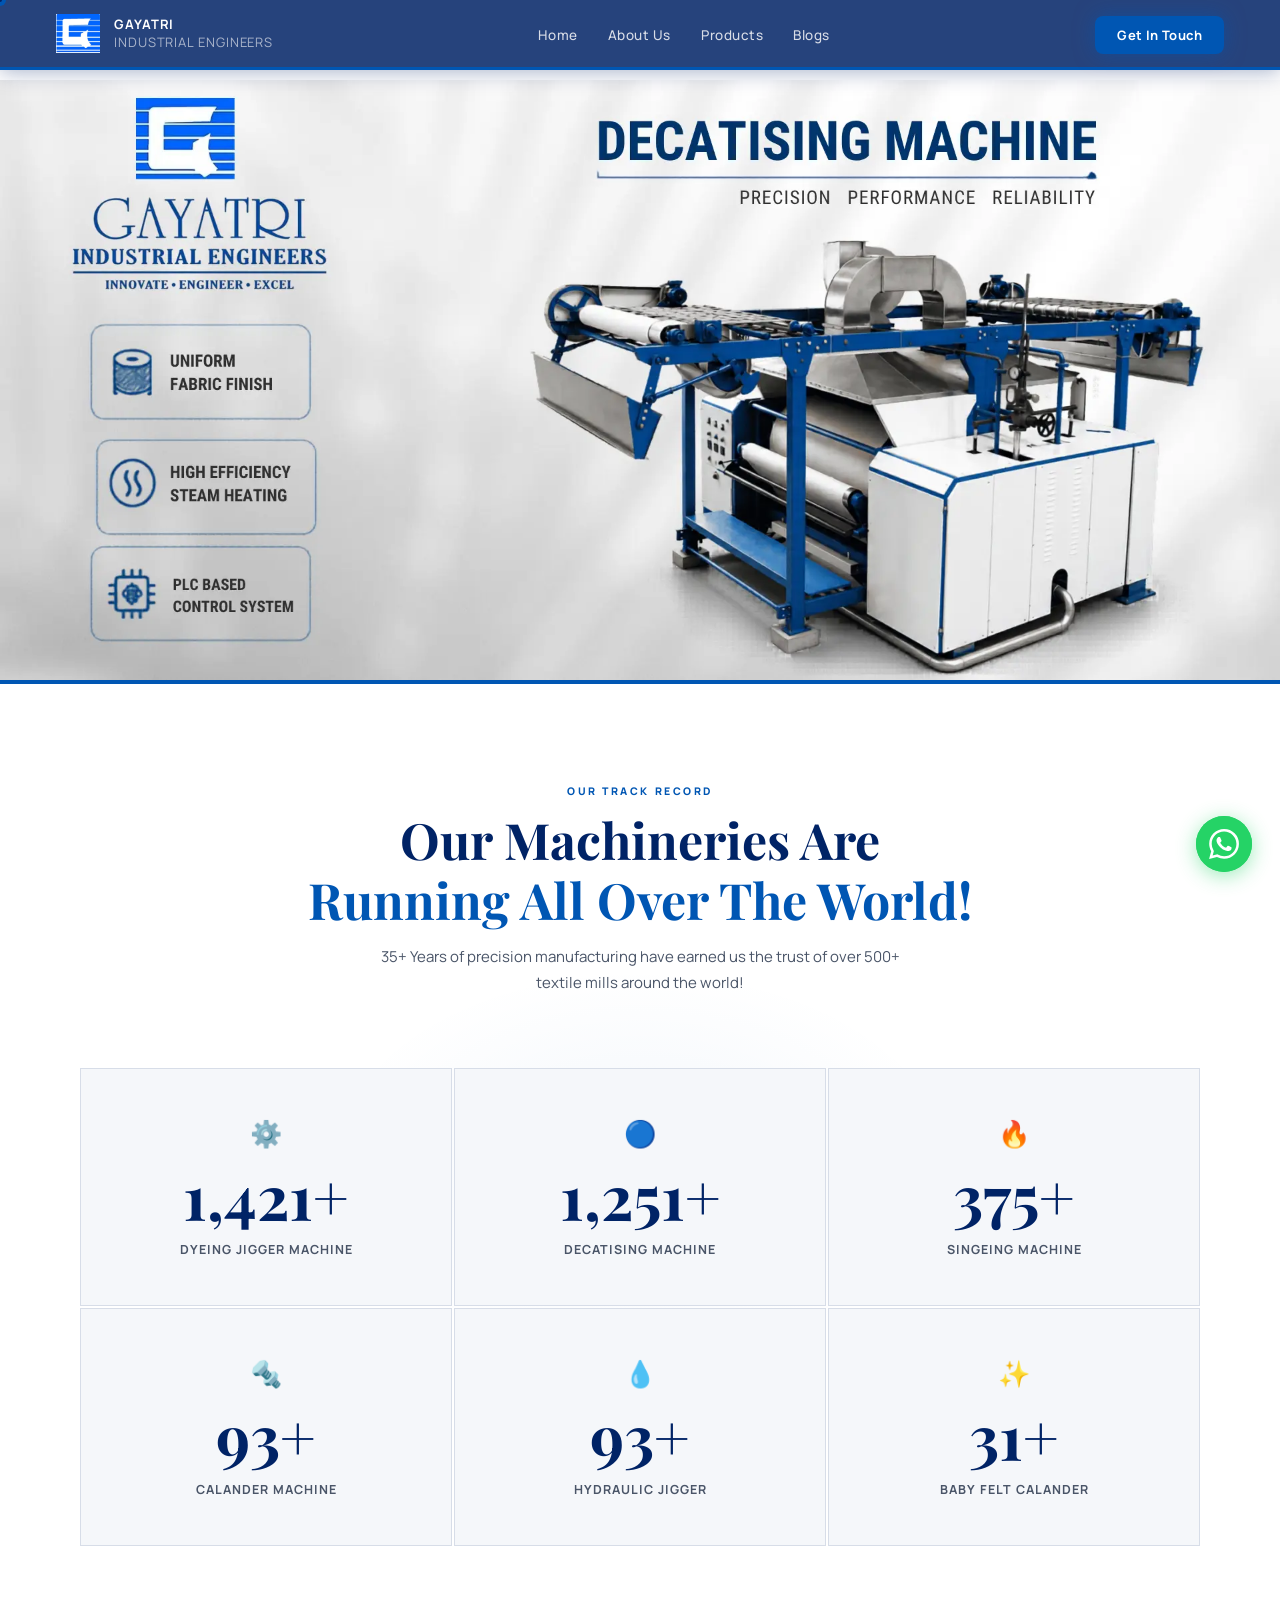
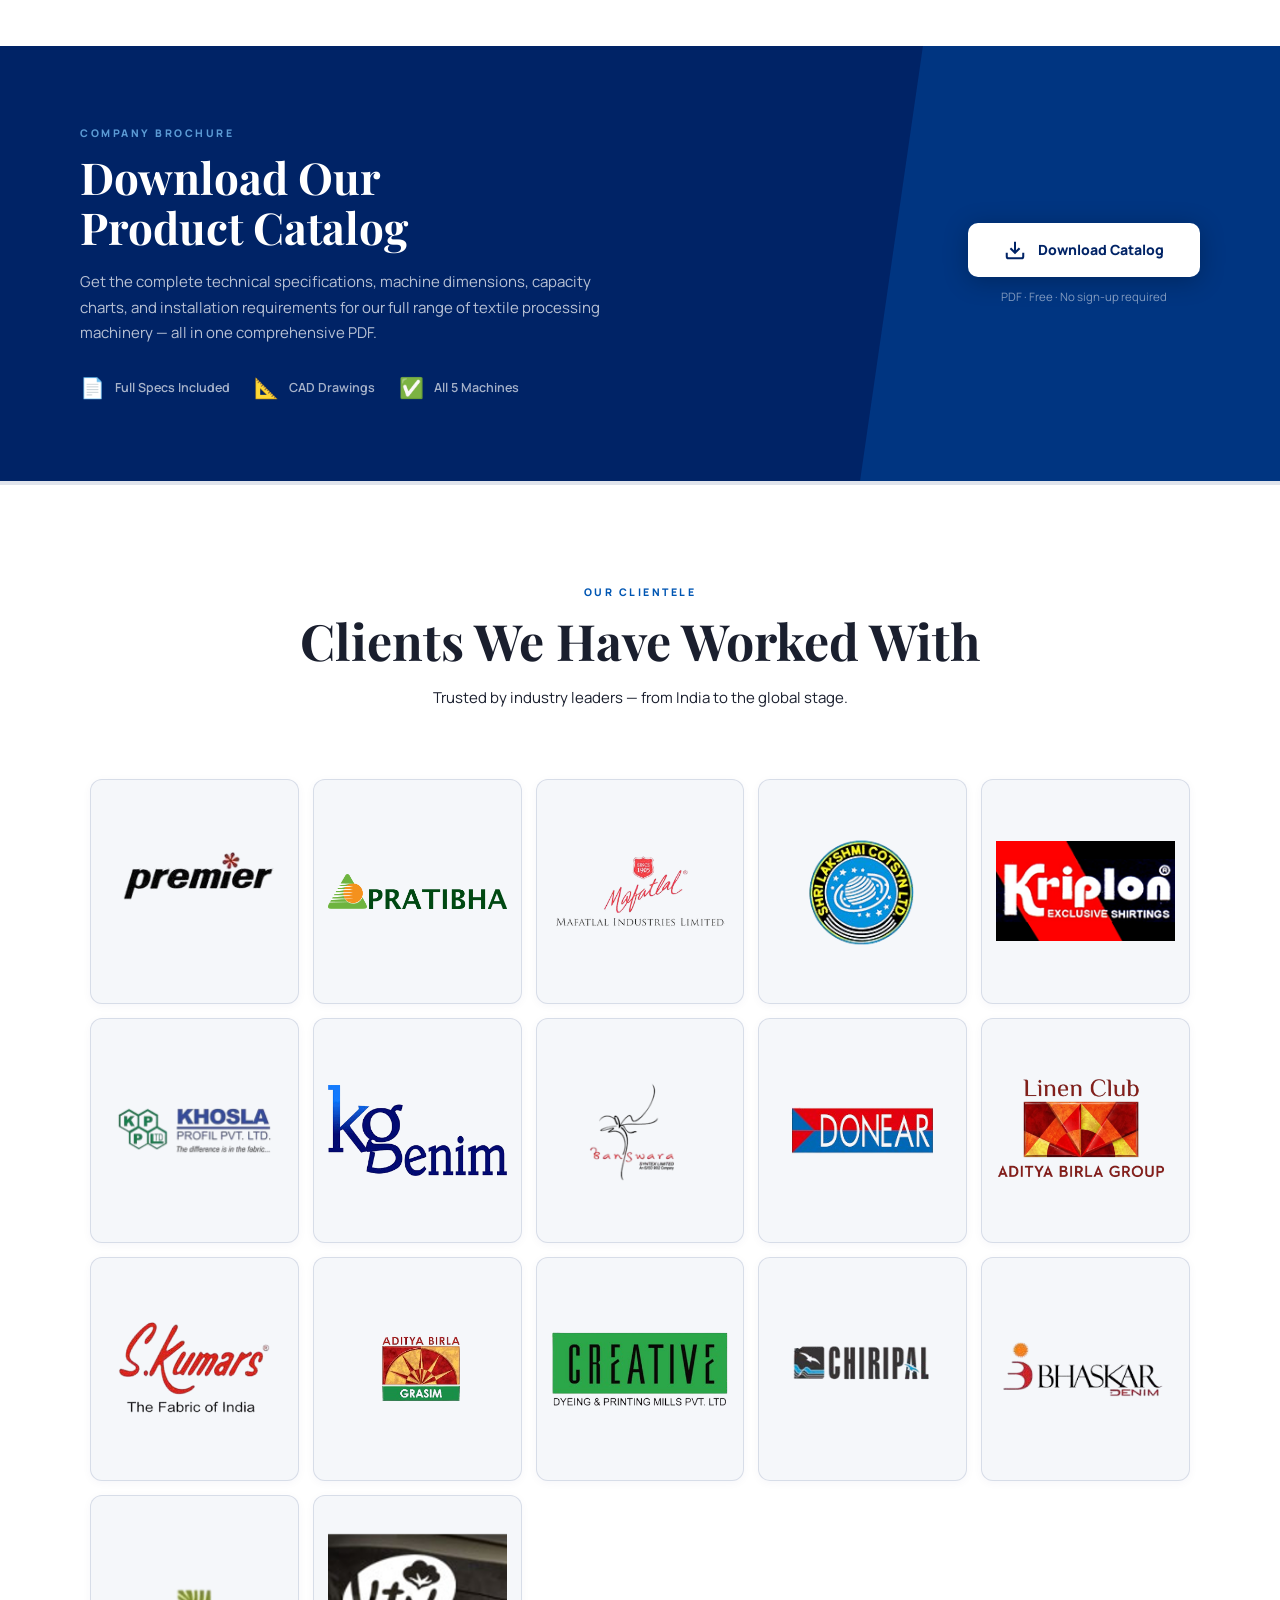
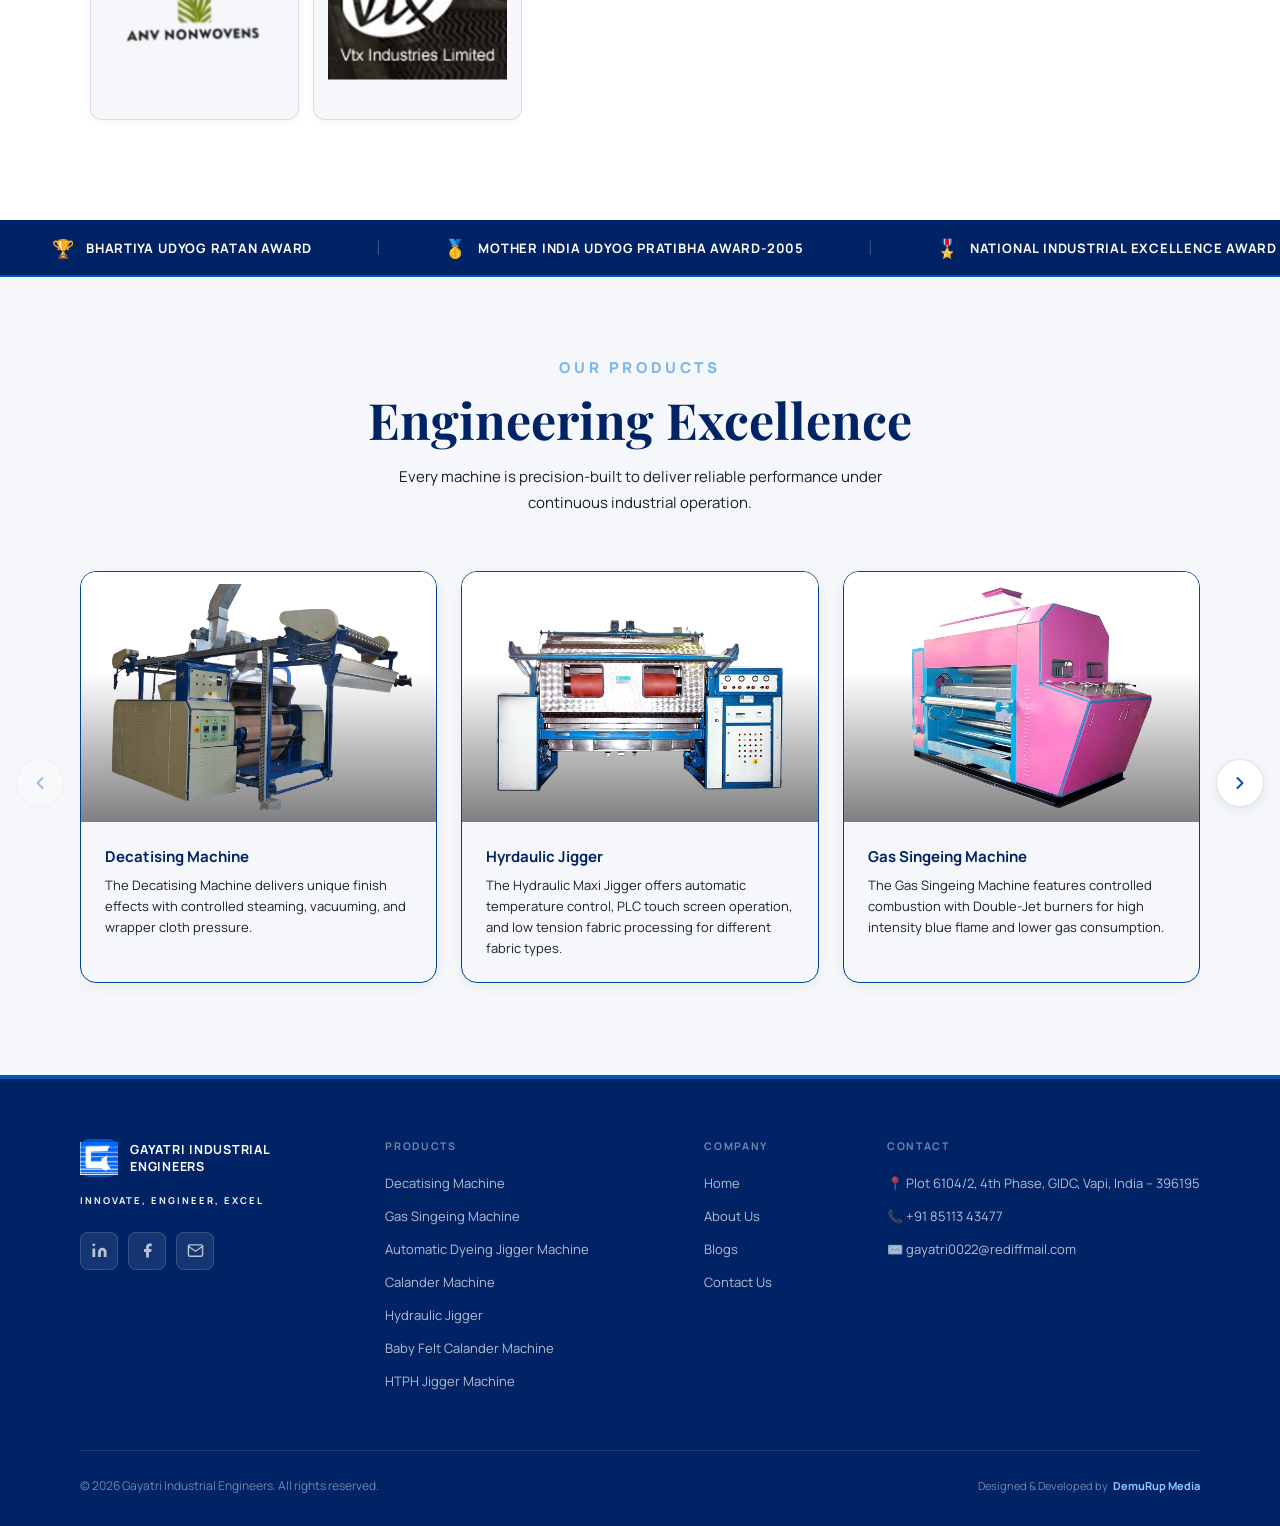
<file: index.html>
﻿<!DOCTYPE html>
<html lang="en">

<head>
  <meta charset="UTF-8">
  <meta name="viewport" content="width=device-width, initial-scale=1.0">
  <meta http-equiv="X-UA-Compatible" content="ie=edge">
  
  <!-- 1. GLOBAL B2B TITLE (Targeting Global Procurement & Import Queries) -->
  <title>Gayatri Industrial Engineers | Global Textile Machinery Manufacturers & Exporters | Gayatri Industrial Engineers</title>
  
  <!-- 2. HIGH-CONVERSION INTERNATIONAL DESCRIPTION -->
  <meta name="description" content="Gayatri Industrial Engineers is a leading global manufacturer & exporter of industrial textile machinery since 1989. Premium Decatising, Calander, Gas Singeing & Dyeing Jigger machines with worldwide shipping. Get a quote.">
  
  <!-- 3. INTERNATIONAL BUYER-INTENT KEYWORDS -->
  <meta name="keywords" content="global textile machinery manufacturers, industrial textile machinery exporters, high-capacity decatising machine price, commercial calander machine factory, automatic gas singeing machine supplier, textile finishing machinery india, textile processing equipment exporters bangladesh turkey usa">
  
  <!-- 4. GEOGRAPHIC RANKING REINFORCEMENTS -->
  <meta name="geo.region" content="IN-GJ">
  <meta name="geo.placename" content="Vapi">
  <meta name="coverage" content="Worldwide">
  <meta name="distribution" content="Global">
  
  <!-- 5. CANONICAL ENFORCEMENT -->
  <link rel="canonical" href="https://www.gayatrienggs.com/">

  <!-- 6. INTERNATIONAL OPEN GRAPH FOR LINKEDIN/WHATSAPP B2B SHARING -->
  <meta property="og:site_name" content="Gayatri Industrial Engineers">
  <meta property="og:title" content="Gayatri Industrial Engineers | Global Textile Machinery Exporters">
  <meta property="og:description" content="Innovating Global Textile Solutions Since 1989. Manufacturers of world-class, high-efficiency textile finishing and processing machineries with global supply networks.">
  <meta property="og:image" content="https://www.gayatrienggs.com/assets/Gayatri-logo.png">
  <meta property="og:url" content="https://www.gayatrienggs.com/">
  <meta property="og:type" content="website">
  
  <meta name="twitter:card" content="summary_large_image">
  <meta name="twitter:title" content="Gayatri Industrial Engineers | Global Textile Machinery">
  <meta name="twitter:description" content="Exporting certified high-performance textile finishing & processing machinery worldwide since 1989.">
  <meta name="twitter:image" content="https://www.gayatrienggs.com/assets/Gayatri-logo.png">

  <!-- 7. ENTERPRISE-GRADE WHOLESALE ORGANIZATION SCHEMA FOR AI ENGINES -->
  <script type="application/ld+json">
  {
    "@context": "https://schema.org",
    "@type": "ManufacturingBusiness",
    "@id": "https://www.gayatrienggs.com/#organization",
    "name": "Gayatri Industrial Engineers",
    "legalName": "Gayatri Industrial Engineers",
    "alternateName": "Gayatri Textile Machinery",
    "image": "https://www.gayatrienggs.com/assets/Gayatri-logo.png",
    "description": "An ISO certified manufacturer, exporter, and global supplier of high-efficiency textile finishing and processing machinery, specializing in Decatising, Calander, Hydraulic Jigger, and Gas Singeing machines.",
    "url": "https://www.gayatrienggs.com/",
    "logo": "https://www.gayatrienggs.com/assets/Gayatri-logo.png",
    "foundingDate": "1989",
    "address": {
      "@type": "PostalAddress",
      "addressLocality": "vapi  ",
      "addressRegion": "Gujrat",
      "postalCode": "396195",
      "addressCountry": "IN"
    },
    "areaServed": [
      {"@type": "Country", "name": "India"},
      {"@type": "Country", "name": "Bangladesh"},
      {"@type": "Country", "name": "Turkey"},
      {"@type": "Country", "name": "United States"},
      {"@type": "Country", "name": "Vietnam"},
      {"@type": "Country", "name": "Egypt"}
    ],
    "knowsAbout": [
      "Textile Engineering",
      "Textile Finishing Machinery",
      "Decatising Process",
      "Fabric Calandering",
      "Gas Singeing Machinery"
      "baby-felt-calander"
      "hthp-jigger-machine"
      "hydraulic-jigger-machine"
      "dyeing-jigger-machine"
      "calander-machine"
      "decatising-machine"
      "gas-singeing-machine"
      "Decatising Machine"
      "Gas Singeing Machine"
      "Automatic Dyeing Jigger Machine"
      "Calander Machine"
      "Hydraulic Jigger"
      "Baby Felt Calander Machine"
      "HTPH Jigger Machine"
    ],
    "offers": {
      "@type": "AggregateOffer",
      "priceCurrency": "USD",
      "itemOffered": {
        "@type": "Product",
        "name": "Industrial Textile Machinery Suite",
        "description": "Custom-engineered textile processing plants, Decatising lines, and High-pressure Calander systems built for global industrial export standards."
      }
    }
  }
  </script>

  <!-- Favicon & Styling (Preserved to maintain site aesthetics) -->
  <meta name="theme-color" content="#1a4f8a">
  <meta name="apple-mobile-web-app-status-bar-style" content="black-translucent">
  <meta name="apple-mobile-web-app-capable" content="yes">
  <link rel="icon" type="image/png" sizes="32x32" href="assets/favicon.png">
  <link rel="icon" type="image/png" sizes="16x16" href="assets/favicon.png">
  <link rel="apple-touch-icon" href="assets/favicon.png">
  <link rel="preconnect" href="https://fonts.googleapis.com" />
  <link rel="preconnect" href="https://fonts.gstatic.com" crossorigin />
  <link href="https://fonts.googleapis.com/css2?family=Playfair+Display:wght@400;600;700;900&family=Manrope:wght@300;400;500;600;700;800&display=swap" rel="stylesheet" />
  <link rel="stylesheet" href="style.css">
</head>

<body>

  <!-- ─ Custom cursor ─ -->
  <div id="cursor"></div>
  <div id="cursor-dot"></div>

  <!-- ═══════════════════════════════════════
       SMART NAVBAR
  ═══════════════════════════════════════ -->
  <nav id="navbar" role="navigation" aria-label="Main navigation">

    <div class="nav-logo">
      <a href="index.html">
        <div class="nav-logo-icon">
          <img src="Gayatri logo.png" alt="Gayatri Logo" class="logo-img">
        </div>
      </a>
      <a href="index.html">
        <div class="nav-logo-text">
          Gayatri<br><span>Industrial Engineers</span>
        </div>
      </a>
    </div>
    <ul class="nav-links">
      <li><a href="index.html">Home</a></li>
      <li><a href="gayatri-about-gallery.html">About Us</a></li>
      <li><a href="product-section.html">Products</a></li>

      <!-- <li><a href="gallery.html">Gallery</a></li> -->
      <li><a href="blog.html">Blogs</a></li>
    </ul>

    <div class="nav-cta-wrap">
      <a href="contact.html" class="nav-cta">Get In Touch</a>
    </div>

    <button class="hamburger" id="hamburger" aria-label="Toggle menu" aria-expanded="false">
      <span></span><span></span><span></span>
    </button>
  </nav>

  <!-- Mobile menu -->
  <div class="mobile-menu" id="mobileMenu" role="navigation">
    <a href="index.html">Home</a>
    <a href="gayatri-about-gallery.html">About Us</a>
    <a href="product-section.html">Products</a>
    <!-- <a href="gallery.html">Gallery</a> -->
    <a href="blog.html">Blogs</a>
    <a href="contact.html" class="mobile-cta">Get In Touch</a>
  </div>

  <!-- ═══════════════════════════════════════
       HERO — IMAGE SLIDESHOW
  ═══════════════════════════════════════ -->
  <section id="hero" aria-label="Hero">

    <!-- Image Slider -->
    <div class="hero-slider">
      <div class="slide active" style="background-image: url('./hero/1.webp');"></div>
    <div class="slide" style="background-image: url('./hero/2.webp');"></div>
    <div class="slide" style="background-image: url('./hero/3.webp');"></div>
    <div class="slide" style="background-image: url('./hero/4.webp');"></div>
    <!-- <div class="slide" style="background-image: url('./hero/.png');"></div> -->
    </div>

  </section>

  <!-- ═══════════════════════════════════════
       METRICS
  ═══════════════════════════════════════ -->
  <section id="metrics" aria-label="Impact metrics">
    <div class="metrics-header reveal">
      <p class="section-eyebrow">Our Track Record</p>
      <h2 class="section-title">Our Machineries Are <br><span class="accent">Running All Over The World!</span></h2>
      <p class="section-sub">35+ Years of precision manufacturing have earned us the trust of over 500+ textile mills
        around the world!</p>
    </div>
    <div class="metrics-grid">
      <div class="metric-card reveal reveal-d1"><span class="metric-icon">⚙️</span><span class="metric-num"
          data-count="2200">0</span><span class="metric-label">Dyeing Jigger Machine</span></div>
      <div class="metric-card reveal reveal-d2"><span class="metric-icon">🔵</span><span class="metric-num"
          data-count="2000">0</span><span class="metric-label">Decatising Machine</span></div>
      <div class="metric-card reveal reveal-d3"><span class="metric-icon">🔥</span><span class="metric-num"
          data-count="600">0</span><span class="metric-label">Singeing Machine</span></div>
      <div class="metric-card reveal reveal-d1"><span class="metric-icon">🔩</span><span class="metric-num"
          data-count="150">0</span><span class="metric-label">Calander Machine</span></div>
      <div class="metric-card reveal reveal-d2"><span class="metric-icon">💧</span><span class="metric-num"
          data-count="150">0</span><span class="metric-label">Hydraulic Jigger</span></div>
      <div class="metric-card reveal reveal-d3"><span class="metric-icon">✨</span><span class="metric-num"
          data-count="50">0</span><span class="metric-label">Baby Felt Calander</span></div>
    </div>
  </section>



  <!-- ═══════════════════════════════════════
       CATALOG DOWNLOAD
       After Metrics, before Products
  ═══════════════════════════════════════ -->
  <section id="catalog-download" aria-label="Download catalog">
    <div class="catalog-inner reveal">

      <div class="catalog-text">
        <span class="section-eyebrow">Company Brochure</span>
        <h2 class="catalog-title">Download Our<br>Product Catalog</h2>
        <p class="catalog-desc">
          Get the complete technical specifications, machine dimensions, capacity charts, and
          installation requirements for our full range of textile processing machinery — all in one comprehensive PDF.
        </p>
        <div class="catalog-icons">
          <div class="catalog-icon-item">
            <span>📄</span><span>Full Specs Included</span>
          </div>
          <div class="catalog-icon-item">
            <span>📐</span><span>CAD Drawings</span>
          </div>
          <div class="catalog-icon-item">
            <span>✅</span><span>All 5 Machines</span>
          </div>
        </div>
      </div>

      <div class="catalog-btn-wrap">
        <a href="catalog.pdf" download class="catalog-btn">
          <!-- Download arrow icon -->
          <svg viewBox="0 0 24 24" fill="none" stroke="currentColor" stroke-width="2.2">
            <path d="M21 15v4a2 2 0 0 1-2 2H5a2 2 0 0 1-2-2v-4" />
            <polyline points="7 10 12 15 17 10" />
            <line x1="12" y1="15" x2="12" y2="3" />
          </svg>
          Download Catalog
        </a>
        <span class="catalog-note">PDF · Free · No sign-up required</span>
      </div>

    </div>
  </section>


  <!-- ═══════════════════════════════════════
       CLIENTS / 
  ═══════════════════════════════════════ -->
  <section id="clients" aria-label="Our clients">
    <div class="clients-header reveal">
      <p class="section-eyebrow">Our Clientele</p>
      <h2 class="section-title" style="color:var(--grey-dark)">
        Clients We Have <span class="accent" style="color:var(--blue-dark)">Worked With</span>
      </h2>
      <p class="section-sub" style="color:var(--grey-mid)">
        Trusted by industry leaders — from India to the global stage.
      </p>
    </div>
    <div class="clients-grid" id="clientsGrid"></div>
  </section>


  <!-- ═══════════════════════════════════════
       AWARDS MARQUEE STRIP
  ═══════════════════════════════════════ -->
  <div id="awards-marquee" aria-label="Awards and recognition" role="marquee">
    <!-- The track is doubled so the loop is seamless -->
    <div class="marquee-track">
      <!-- Set 1 -->
      <div class="marquee-item">
        <span class="marquee-item-icon">🏆</span>
        <span class="marquee-item-text">Bhartiya Udyog Ratan Award</span>
      </div>
      <div class="marquee-sep">|</div>
      <div class="marquee-item">
        <span class="marquee-item-icon">🥇</span>
        <span class="marquee-item-text">Mother India Udyog Pratibha Award-2005</span>
      </div>
      <div class="marquee-sep">|</div>
      <div class="marquee-item">
        <span class="marquee-item-icon">🎖️</span>
        <span class="marquee-item-text">National Industrial Excellence Award '97</span>
      </div>
      <div class="marquee-sep">|</div>
      <!-- Set 2 — identical clone for seamless loop -->
      <div class="marquee-item">
        <span class="marquee-item-icon">🏆</span>
        <span class="marquee-item-text">Bhartiya Udyog Ratan Award</span>
      </div>
      <div class="marquee-sep">|</div>
      <div class="marquee-item">
        <span class="marquee-item-icon">🥇</span>
        <span class="marquee-item-text">Mother India Udyog Pratibha Award-2005</span>
      </div>
      <div class="marquee-sep">|</div>
      <div class="marquee-item">
        <span class="marquee-item-icon">🎖️</span>
        <span class="marquee-item-text">National Industrial Excellence Award '97</span>
      </div>
      <div class="marquee-sep">|</div>
    </div>
  </div>

  <!-- ========================
       PRODUCTS STRIP
  ======================== -->
  <section id="products-strip">
    <div class="products-strip-header">
      <h5 class="section-eyebrow" style="font-size: 15px; color: rgb(123, 182, 234);">Our Products</h5>
      <h2 class="section-title">Engineering <span class="blue">Excellence</span></h2>
      <p class="section-sub"
        style="color:var(--grey-light);max-width:520px;margin:14px auto 0;line-height:1.7;font-size:15px">Every machine
        is precision-built to deliver reliable performance under continuous industrial operation.</p>
    </div>

    <div class="products-carousel-wrapper">
      <div class="products-carousel-controls">
        <button class="carousel-nav-btn prev-btn" aria-label="Previous product">
          <svg viewBox="0 0 24 24" width="20" height="20" stroke="currentColor" stroke-width="2.5" fill="none" stroke-linecap="round" stroke-linejoin="round">
            <polyline points="15 18 9 12 15 6"></polyline>
          </svg>
        </button>
        <button class="carousel-nav-btn next-btn" aria-label="Next product">
          <svg viewBox="0 0 24 24" width="20" height="20" stroke="currentColor" stroke-width="2.5" fill="none" stroke-linecap="round" stroke-linejoin="round">
            <polyline points="9 18 15 12 9 6"></polyline>
          </svg>
        </button>
      </div>

      <div class="products-row">


      <div class="product-card">
        <a href="decatising-machine.html">
          <div class="product-img-placeholder">
            <svg width="80" height="80" viewBox="0 0 80 80" style="position:relative;z-index:1;opacity:0.8">
              <rect x="10" y="10" width="60" height="60" rx="8" fill="none" stroke="#1B5BC0" stroke-width="4" />
              <rect x="24" y="24" width="32" height="32" rx="4" fill="#1B5BC0" opacity="0.4" /><img
                src="Home-page-product-img/Decatising Machine.png" alt="">
            </svg>
          </div>
          <div class="product-info">
            <h3>Decatising Machine</h3>
            <p>The Decatising Machine delivers unique finish effects with controlled steaming, vacuuming, and wrapper cloth pressure. 
            </p>
          </div>
        </a>
      </div>

      <div class="product-card">
        <a href="hydraulic-jigger-machine.html">
          <div class="product-img-placeholder">
            <svg width="80" height="80" viewBox="0 0 80 80" style="position:relative;z-index:1;opacity:0.8">
              <circle cx="40" cy="40" r="32" fill="none" stroke="#1B5BC0" stroke-width="4" />
              <circle cx="40" cy="40" r="16" fill="#1B5BC0" opacity="0.5" />
              <line x1="40" y1="8" x2="40" y2="72" stroke="#1B5BC0" stroke-width="2" />
              <line x1="8" y1="40" x2="72" y2="40" stroke="#1B5BC0" stroke-width="2" /><img
                src="Home-page-product-img/HYD_Jigar.png" alt="">
            </svg>
          </div>
          <div class="product-info">
            <h3>Hyrdaulic Jigger</h3>
            <p>The Hydraulic Maxi Jigger offers automatic temperature control, PLC touch screen operation, and low tension fabric processing for different fabric types. 
            </p>
          </div>

        </a>
      </div>

      <div class="product-card">
        <a href="gas-singeing-machine.html">
          <div class="product-img-placeholder">
            <svg width="80" height="80" viewBox="0 0 80 80" style="position:relative;z-index:1;opacity:0.8">
              <path d="M8 40 Q20 20 32 40 Q44 60 56 40 Q68 20 72 40" fill="none" stroke="#1B5BC0" stroke-width="4" />
              <path d="M8 50 Q20 30 32 50 Q44 70 56 50 Q68 30 72 50" fill="none" stroke="#1B5BC0" stroke-width="2"
                opacity="0.5" /><img src="Home-page-product-img/Gas Singeing Machine.png" alt="">
            </svg>
          </div>
          <div class="product-info">
            <h3>Gas Singeing Machine</h3>
            <p>The Gas Singeing Machine features controlled combustion with Double-Jet burners for high intensity blue flame and lower gas consumption. 
            </p>
          </div>
        </a>
      </div>


      <div class="product-card">
        <a href="calander-machine.html">
          <div class="product-img-placeholder">
            <svg width="80" height="80" viewBox="0 0 80 80" style="position:relative;z-index:1;opacity:0.8">
              <ellipse cx="40" cy="28" rx="32" ry="14" fill="none" stroke="#1B5BC0" stroke-width="4" />
              <ellipse cx="40" cy="52" rx="32" ry="14" fill="none" stroke="#1B5BC0" stroke-width="3" opacity="0.6" />
              <img src="Home-page-product-img/Calander Machine.png" alt="">
            </svg>
          </div>
          <div class="product-info">
            <h3>Calander Machine</h3>
            <p>The Calander Machine features a strong vibration-free frame and a 5 bowl calandering unit with cotton and hard chromed rollers for smooth fabric finishing.
            </p>
          </div>

        </a>
      </div>
      <div class="product-card">
        <a href="dyeing-jigger-machine.html">
          <div class="product-img-placeholder">
            <svg width="80" height="80" viewBox="0 0 80 80" style="position:relative;z-index:1;opacity:0.8">
              <rect x="16" y="8" width="48" height="64" rx="6" fill="none" stroke="#1B5BC0" stroke-width="4" />
              <rect x="28" y="24" width="24" height="8" rx="2" fill="#1B5BC0" opacity="0.6" />
              <rect x="28" y="40" width="24" height="8" rx="2" fill="#1B5BC0" opacity="0.4" />
              <img src="Home-page-product-img/Automatic Dyeing Jigger Machine.png" alt="">
            </svg>
          </div>
          <div class="product-info">
            <h3>Automatic Dyeing Jigger</h3>
            <p>The Automatic Dyeing Jigger Machine offers smooth and efficient performance with synchronized motor drives, PLC controlled functions, and touch screen operation.</p>
          </div>
        </a>
      </div>
      <div class="product-card">
        <a href="baby-felt-calander.html">
          <div class="product-img-placeholder">
            <svg width="80" height="80" viewBox="0 0 80 80" style="position:relative;z-index:1;opacity:0.8">
              <rect x="16" y="8" width="48" height="64" rx="6" fill="none" stroke="#1B5BC0" stroke-width="4" />
              <rect x="28" y="24" width="24" height="8" rx="2" fill="#1B5BC0" opacity="0.6" />
              <rect x="28" y="40" width="24" height="8" rx="2" fill="#1B5BC0" opacity="0.4" />
              <img src="Baby Felt calander/1.png" alt="">
            </svg>
          </div>
          <div class="product-info">
            <h3>Baby Felt Calander</h3>
            <p>The Baby Felt Calender Machine is designed for superior fabric finishing of cotton, blended, and wool fabrics with smooth, soft, and enhanced surface finish. </p>
          </div>
        </a>
      </div>
       <div class="product-card">
        <a href="hthp-jigger-machine.html">
          <div class="product-img-placeholder">
            <svg width="80" height="80" viewBox="0 0 80 80" style="position:relative;z-index:1;opacity:0.8">
              <rect x="16" y="8" width="48" height="64" rx="6" fill="none" stroke="#1B5BC0" stroke-width="4" />
              <rect x="28" y="24" width="24" height="8" rx="2" fill="#1B5BC0" opacity="0.6" />
              <rect x="28" y="40" width="24" height="8" rx="2" fill="#1B5BC0" opacity="0.4" />
              <img src="HTHP Jigger/4.png " alt="">
            </svg>
          </div>
          <div class="product-info">
            <h3>HTHP Jigger</h3>
            <p>The HTHP Jigger is designed for dyeing open width nylon, spandex, silk, cotton, polyester, flax, and blended fabrics. </p>
          </div>
        </a>
      </div>
    </div>
  </div>
</section>
  <!-- ═══════════════════════════════════════
       FOOTER
  ═══════════════════════════════════════ -->
  <footer id="footer">
    <div class="footer-top">
      <div class="footer-brand">
        <div class="footer-logo">
          <div class="footer-logo-icon"><img src="Gayatri logo.png" alt=""></div>
          <div class="footer-logo-text">Gayatri Industrial<br>Engineers</div>
        </div>
        <p class="footer-motto">Innovate, Engineer, Excel</p>
        <div class="footer-social">
          <a href="https://www.linkedin.com/in/dhruv-sharma-309b3b1a4/" target="_blank" rel="noopener noreferrer" class="social-btn" title="LinkedIn" aria-label="LinkedIn">
            <svg width="17" height="17" viewBox="0 0 24 24" fill="currentColor">
              <path d="M16 8a6 6 0 016 6v7h-4v-7a2 2 0 00-2-2 2 2 0 00-2 2v7h-4v-7a6 6 0 016-6zM2 9h4v12H2z" />
              <circle cx="4" cy="4" r="2" />
            </svg>
          </a>
          <a href="https://www.facebook.com/profile.php?id=61574865483459" target="_blank" rel="noopener noreferrer" class="social-btn" title="Facebook" aria-label="Facebook">
            <svg width="17" height="17" viewBox="0 0 24 24" fill="currentColor">
              <path d="M18 2h-3a5 5 0 00-5 5v3H7v4h3v8h4v-8h3l1-4h-4V7a1 1 0 011-1h3z" />
            </svg>
          </a>
          <a href="mailto:gayatri0022@rediffmail.com" class="social-btn" title="Email" aria-label="Email">
            <svg width="17" height="17" viewBox="0 0 24 24" fill="none" stroke="currentColor" stroke-width="2">
              <path d="M4 4h16c1.1 0 2 .9 2 2v12c0 1.1-.9 2-2 2H4c-1.1 0-2-.9-2-2V6c0-1.1.9-2 2-2z" />
              <polyline points="22,6 12,13 2,6" />
            </svg>
          </a>
        </div>
      </div>
      <div class="footer-links-col">
        <h4>Products</h4>
        <ul>
          <li><a href="decatising-machine.html">Decatising Machine</a></li>
          <li><a href="gas-singeing-machine.html">Gas Singeing Machine</a></li>
          <li><a href="dyeing-jigger-machine.html">Automatic Dyeing Jigger Machine</a></li>
          <li><a href="calander-machine.html">Calander Machine</a></li>
          <li><a href="hydraulic-jigger-machine.html">Hydraulic Jigger</a></li>
          <li><a href="baby-felt-calander.html">Baby Felt Calander Machine</a></li>
          <li><a href="hthp-jigger-machine.html">HTPH Jigger Machine</a></li>

        </ul>
      </div>
      <div class="footer-links-col">
        <h4>Company</h4>
        <ul>
          <li><a href="index.html">Home</a></li>
          <li><a href="gayatri-about-gallery.html">About Us</a></li>
          <!-- <li><a href="gallery.html">Gallery</a></li> -->
          <li><a href="blog.html">Blogs</a></li>
          <li><a href="contact.html">Contact Us</a></li>
        </ul>
      </div>
      <div class="footer-links-col">
        <h4>Contact</h4>
        <ul>
          <li><a href="#">📍 Plot 6104/2, 4th Phase, GIDC, Vapi, India – 396195
            </a></li>
          <li><a href="tel:+918511343477">📞 +91 85113 43477</a></li>
          <li><a href="mailto:gayatri0022@rediffmail.com">✉️ gayatri0022@rediffmail.com</a></li>
        </ul>
      </div>
    </div>
    <div class="footer-bottom">
      <p>© 2026 Gayatri Industrial Engineers. All rights reserved.</p>
      <div class="footer-badge">Designed & Developed by <span>DemuRup Media</span></div>
    </div>
  </footer>

  <!-- ═══════════════════════════════════════
       WHATSAPP FLOATING BUTTON
  ═══════════════════════════════════════ -->
  <a href="https://wa.me/918511343477" id="whatsapp-btn" target="_blank" rel="noopener noreferrer"
    aria-label="Chat on WhatsApp">
    <!-- Official WhatsApp path -->
    <svg viewBox="0 0 24 24" xmlns="http://www.w3.org/2000/svg">
      <path
        d="M17.472 14.382c-.297-.149-1.758-.867-2.03-.967-.273-.099-.471-.148-.67.15-.197.297-.767.966-.94 1.164-.173.199-.347.223-.644.075-.297-.15-1.255-.463-2.39-1.475-.883-.788-1.48-1.761-1.653-2.059-.173-.297-.018-.458.13-.606.134-.133.298-.347.446-.52.149-.174.198-.298.298-.497.099-.198.05-.371-.025-.52-.075-.149-.669-1.612-.916-2.207-.242-.579-.487-.5-.669-.51-.173-.008-.371-.01-.57-.01-.198 0-.52.074-.792.372-.272.297-1.04 1.016-1.04 2.479 0 1.462 1.065 2.875 1.213 3.074.149.198 2.096 3.2 5.077 4.487.709.306 1.262.489 1.694.625.712.227 1.36.195 1.871.118.571-.085 1.758-.719 2.006-1.413.248-.694.248-1.289.173-1.413-.074-.124-.272-.198-.57-.347m-5.421 7.403h-.004a9.87 9.87 0 01-5.031-1.378l-.361-.214-3.741.982.998-3.648-.235-.374a9.86 9.86 0 01-1.51-5.26c.001-5.45 4.436-9.884 9.888-9.884 2.64 0 5.122 1.03 6.988 2.898a9.825 9.825 0 012.893 6.994c-.003 5.45-4.437 9.884-9.885 9.884m8.413-18.297A11.815 11.815 0 0012.05 0C5.495 0 .16 5.335.157 11.892c0 2.096.547 4.142 1.588 5.945L.057 24l6.305-1.654a11.882 11.882 0 005.683 1.448h.005c6.554 0 11.89-5.335 11.893-11.893a11.821 11.821 0 00-3.48-8.413z" />
    </svg>
  </a>

  <!-- ═══════════════════════════════════════
       JAVASCRIPT
  ═══════════════════════════════════════ -->
  <script src="script.js"></script>
</body>

</html>
</file>
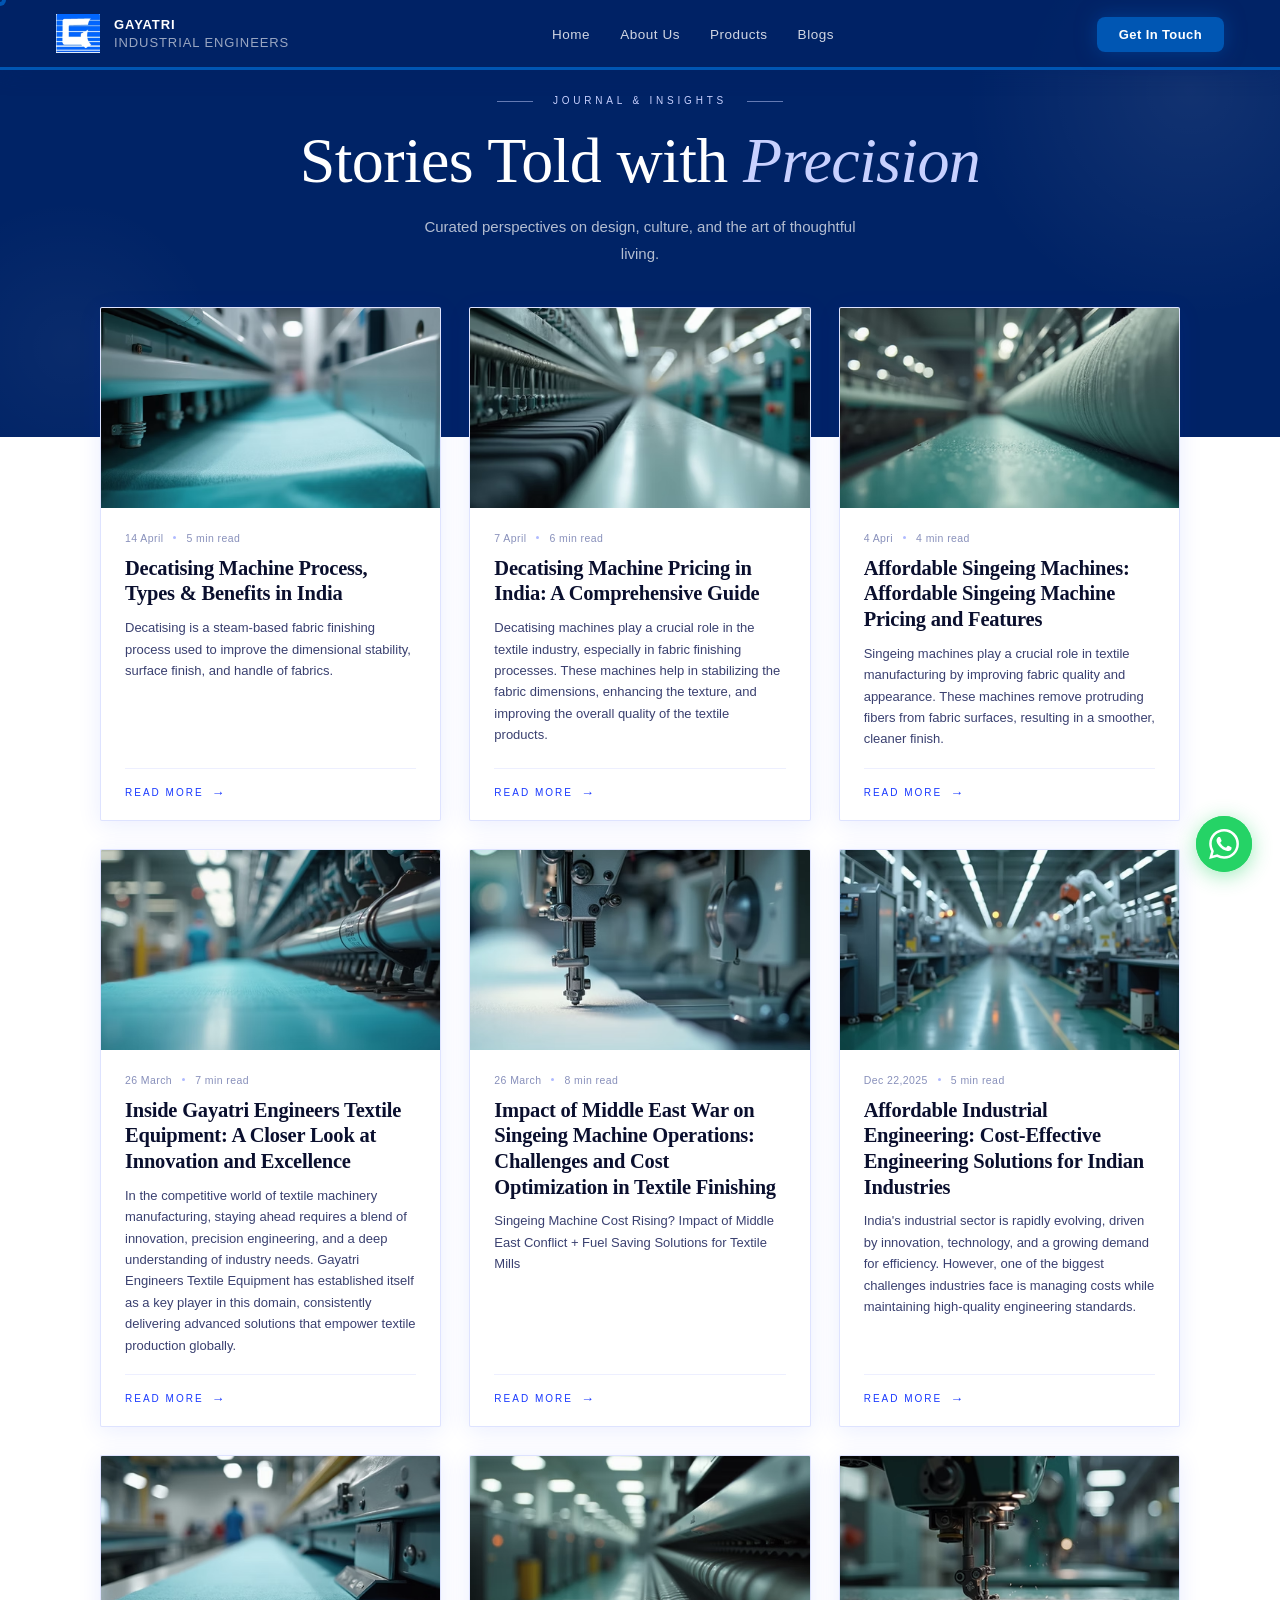
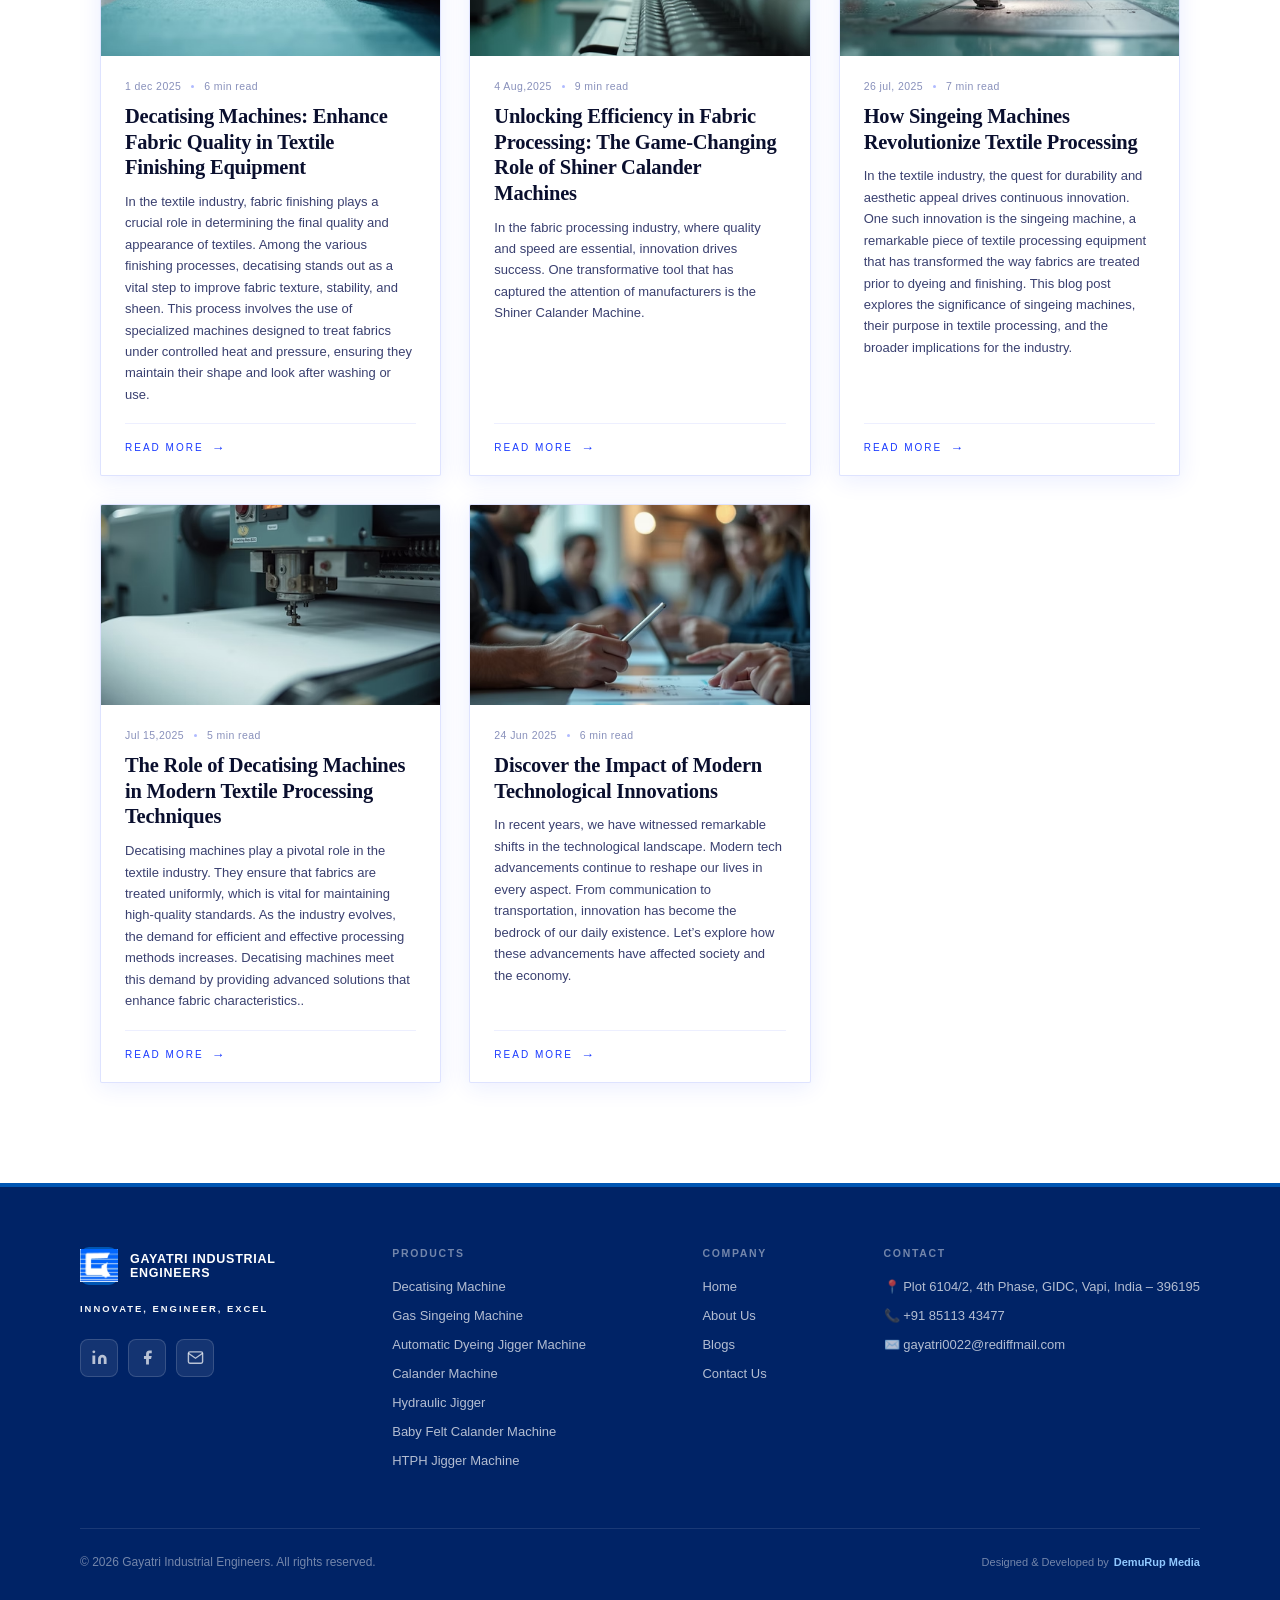
<file: blog.html>
﻿<!DOCTYPE html>
<html lang="en">

<head>
  <meta charset="UTF-8" />
  <meta name="viewport" content="width=device-width, initial-scale=1.0" />
  <title>Blogs | Gayatri Industrial Engineers</title>
  <meta name="theme-color" content="#1a4f8a">
  <meta name="apple-mobile-web-app-status-bar-style" content="black-translucent">
  <meta name="apple-mobile-web-app-capable" content="yes">
  <link rel="icon" type="image/png" sizes="32x32" href="assets/favicon.png">
  <link rel="icon" type="image/png" sizes="16x16" href="assets/favicon.png">
  <link rel="apple-touch-icon" href="assets/favicon.png">
  <link rel="preconnect" href="https://fonts.googleapis.com" />
  <link rel="preconnect" href="https://fonts.gstatic.com" crossorigin />
  <link
    href="https://fonts.googleapis.com/css2?family=Playfair+Display:wght@400;600;700;900&family=Manrope:wght@300;400;500;600;700;800&display=swap"
    rel="stylesheet" />
  <link rel="stylesheet" href="style.css">


  <style>
    /* ── CSS Variables ──────────────────a────────────────────────── */
    :root {
      --white: #FFFFFF;
      --blue: #1A3AFF;
      --blue-dark: #0E24CC;
      --blue-light: #4D6BFF;
      --blue-pale: #C8D1FF;
      --text-on-blue: #FFFFFF;
      --text-main: #0A0F2E;
      --text-mid: #2A3580;
      --text-soft: rgba(255, 255, 255, 0.70);
      --border-blue: rgba(255, 255, 255, 0.18);
      --border-white: rgba(26, 58, 255, 0.14);
      --radius: 2px;
      --transition: 0.35s cubic-bezier(0.4, 0, 0.2, 1);
    }

    *,
    *::before,
    *::after {
      box-sizing: border-box;
      margin: 0;
      padding: 0;
    }

    body {
      font-family: 'Jost', sans-serif;
      background: var(--white);
      color: var(--text-main);
    }

    .modal-body strong {
      color: var(--blue);
      font-weight: 800;
    }

    /* ══════════════════════════════════════════════════════════════
       BLOG SECTION  —  top ~50% ROYAL BLUE  /  bottom ~50% WHITE
       ══════════════════════════════════════════════════════════════ */
    .blog-section {
      position: relative;
      overflow: hidden;
    }

    /* ── Blue band (header lives here) ─────────────────────────── */
    .blog-top {
      background: var(--royal);
      padding: 90px 60px 170px;
      position: relative;

    }

    .blog-top::before {
      content: '';
      position: absolute;
      top: -140px;
      right: -140px;
      width: 460px;
      height: 460px;
      border-radius: 50%;
      background: radial-gradient(circle, rgba(255, 255, 255, 0.07) 0%, transparent 70%);
      pointer-events: none;
    }

    .blog-top::after {
      content: '';
      position: absolute;
      bottom: -60px;
      left: -80px;
      width: 300px;
      height: 300px;
      border-radius: 50%;
      background: radial-gradient(circle, rgba(255, 255, 255, 0.04) 0%, transparent 70%);
      pointer-events: none;
    }

    /* ── White band (grid finishes here) ───────────────────────── */
    .blog-bottom {
      background: var(--white);
      padding-bottom: 100px;
    }

    /* ── Header (on blue) ──────────────────────────────────────── */
    .blog-header {
      text-align: center;
      position: relative;
      z-index: 1;
    }

    .blog-header__eyebrow {
      display: inline-block;
      font-size: 10px;
      font-weight: 500;
      letter-spacing: 0.38em;
      text-transform: uppercase;
      color: var(--blue-pale);
      margin-bottom: 20px;
      padding: 0 20px;
      position: relative;
    }

    .blog-header__eyebrow::before,
    .blog-header__eyebrow::after {
      content: '';
      position: absolute;
      top: 50%;
      width: 36px;
      height: 1px;
      background: var(--blue-pale);
      opacity: 0.5;
    }

    .blog-header__eyebrow::before {
      right: 100%;
    }

    .blog-header__eyebrow::after {
      left: 100%;
    }

    .blog-header__title {
      font-family: 'Cormorant Garamond', serif;
      font-weight: 300;
      font-size: clamp(2.4rem, 5vw, 4rem);
      line-height: 1.1;
      color: var(--white);
      letter-spacing: -0.01em;
      margin-bottom: 18px;
    }

    .blog-header__title em {
      font-style: italic;
      color: var(--blue-pale);
    }

    .blog-header__subtitle {
      font-size: 15px;
      font-weight: 300;
      color: var(--text-soft);
      max-width: 440px;
      margin: 0 auto;
      line-height: 1.75;
    }

    /* ── Grid wrapper — straddles the colour seam ──────────────── */
    .blog-grid-wrapper {
      max-width: 1200px;
      margin: -130px auto 0;
      /* pulls grid up into the blue zone */
      padding: 0 60px;
      position: relative;
      z-index: 10;
    }

    .blog-grid {
      display: grid;
      grid-template-columns: repeat(3, 1fr);
      gap: 28px;
    }

    /* ── Checkbox hack — hidden ────────────────────────────────── */
    .modal-toggle {
      display: none;
    }

    /* ── Card ──────────────────────────────────────────────────── */
    .blog-card {
      background: var(--white);
      border: 1px solid var(--border-white);
      border-radius: var(--radius);
      overflow: hidden;
      display: flex;
      flex-direction: column;
      box-shadow: 0 4px 24px rgba(26, 58, 255, 0.09);
      transition: transform var(--transition), box-shadow var(--transition), border-color var(--transition);
      position: relative;
    }

    .blog-card::after {
      content: '';
      position: absolute;
      inset: 0;
      border: 2px solid var(--blue);
      border-radius: var(--radius);
      opacity: 0;
      transition: opacity var(--transition);
      pointer-events: none;
    }

    .blog-card:hover {
      transform: translateY(-8px);
      box-shadow: 0 24px 60px rgba(26, 58, 255, 0.18);
      border-color: transparent;
    }

    .blog-card:hover::after {
      opacity: 1;
    }

    /* ── Card Image ────────────────────────────────────────────── */
    .card-image {
      position: relative;
      height: 200px;
      overflow: hidden;
    }

    .card-image img {
      width: 100%;
      height: 100%;
      object-fit: cover;
      display: block;
      filter: saturate(0.85);
      transition: transform 0.6s cubic-bezier(0.4, 0, 0.2, 1), filter var(--transition);
    }

    .blog-card:hover .card-image img {
      transform: scale(1.06);
      filter: saturate(1);
    }

    .card-category {
      position: absolute;
      top: 14px;
      left: 14px;
      background: var(--blue);
      color: var(--white);
      font-size: 9px;
      font-weight: 500;
      letter-spacing: 0.2em;
      text-transform: uppercase;
      padding: 5px 12px;
      border-radius: 1px;
    }

    /* ── Card Body ─────────────────────────────────────────────── */
    .card-body {
      padding: 24px 24px 20px;
      flex: 1;
      display: flex;
      flex-direction: column;
    }

    .card-meta {
      display: flex;
      align-items: center;
      gap: 10px;
      margin-bottom: 12px;
    }

    .card-date,
    .card-read-time {
      font-size: 10.5px;
      color: #8890BB;
      letter-spacing: 0.04em;
    }

    .card-dot {
      width: 3px;
      height: 3px;
      border-radius: 50%;
      background: var(--blue);
      opacity: 0.35;
    }

    .card-title {
      font-family: 'Cormorant Garamond', serif;
      font-weight: 600;
      font-size: 1.28rem;
      line-height: 1.25;
      color: var(--text-main);
      margin-bottom: 10px;
      letter-spacing: -0.01em;
      transition: color var(--transition);
    }

    .blog-card:hover .card-title {
      color: var(--blue);
    }

    .card-summary {
      font-size: 13px;
      font-weight: 300;
      color: #3A4070;
      line-height: 1.65;
      margin-bottom: 18px;
      flex: 1;
      display: -webkit-box;
      /* -webkit-line-clamp: 2; */
      -webkit-box-orient: vertical;
      overflow: hidden;
    }

    .card-footer {
      display: flex;
      align-items: center;
      justify-content: space-between;
      padding-top: 16px;
      border-top: 1px solid rgba(26, 58, 255, 0.08);
    }

    .read-more-label {
      display: inline-flex;
      align-items: center;
      gap: 8px;
      font-size: 10px;
      font-weight: 500;
      letter-spacing: 0.2em;
      text-transform: uppercase;
      color: var(--blue);
      cursor: pointer;
      transition: gap var(--transition), color var(--transition);
    }

    .read-more-label::after {
      content: '→';
      font-size: 13px;
      transition: transform var(--transition);
    }

    .read-more-label:hover {
      color: var(--blue-dark);
      gap: 14px;
    }

    .read-more-label:hover::after {
      transform: translateX(4px);
    }

    .card-author {
      display: flex;
      align-items: center;
      gap: 8px;
    }

    .author-avatar {
      width: 26px;
      height: 26px;
      border-radius: 50%;
      object-fit: cover;
      border: 1.5px solid var(--border-white);
      filter: saturate(0.8);
    }

    .author-name {
      font-size: 10.5px;
      color: #8890BB;
    }

    /* ══════════════════════════════════════════════════════════════
       MODAL
       KEY FIX: each  <input id="modal-N">  is immediately followed
       by its  <div class="modal-overlay">  at the BODY level.
       CSS adjacent sibling:  .modal-toggle:checked + .modal-overlay
       Both the ✕ button AND the backdrop label point to the checkbox
       so clicking either un-checks it and hides the overlay.
       ══════════════════════════════════════════════════════════════ */
    .modal-toggle:checked+.modal-overlay {
      display: flex;
    }

    .modal-overlay {
      display: none;
      position: fixed;
      inset: 0;
      z-index: 9999;
      align-items: center;
      justify-content: center;
      padding: 24px;
    }

    .modal-backdrop {
      position: absolute;
      inset: 0;
      background: rgba(10, 15, 46, 0.52);
      backdrop-filter: blur(14px) saturate(1.5);
      -webkit-backdrop-filter: blur(14px) saturate(1.5);
    }

    .modal-backdrop-label {
      position: absolute;
      inset: 0;
      cursor: default;
      z-index: 1;
    }

    .modal-window {
      position: relative;
      z-index: 2;
      background: var(--white);
      border: 1px solid var(--border-white);
      border-radius: 2px;
      max-width: 640px;
      width: 100%;
      max-height: 88vh;
      overflow-y: auto;
      box-shadow: 0 40px 100px rgba(10, 15, 46, 0.28), 0 0 0 1px rgba(26, 58, 255, 0.1);
      display: flex;
      flex-direction: column;
    }

    .modal-window::-webkit-scrollbar {
      width: 3px;
    }

    .modal-window::-webkit-scrollbar-thumb {
      background: var(--blue-light);
      border-radius: 2px;
    }

    /* ── Close button — solid blue circle, white ✕ ─────────────── */
    .modal-close-label {
      position: absolute;
      top: 16px;
      right: 16px;
      z-index: 10;
      width: 38px;
      height: 38px;
      background: var(--blue);
      border-radius: 50%;
      display: flex;
      align-items: center;
      justify-content: center;
      cursor: pointer;
      transition: background var(--transition), transform var(--transition);
    }

    .modal-close-label:hover {
      background: var(--blue-dark);
      transform: rotate(90deg) scale(1.08);
    }

    .modal-close-label svg {
      width: 14px;
      height: 14px;
      stroke: var(--white);
      stroke-width: 2.2;
      stroke-linecap: round;
    }

    .modal-hero {
      position: relative;
    }

    .modal-image {
      width: 100%;
      height: 260px;
      object-fit: cover;
      display: block;
    }

    .modal-hero::after {
      content: '';
      position: absolute;
      bottom: 0;
      left: 0;
      right: 0;
      height: 80px;
      background: linear-gradient(to top, rgba(26, 58, 255, 0.18), transparent);
      pointer-events: none;
    }

    .modal-content {
      padding: 40px 44px 36px;
    }

    .modal-eyebrow {
      font-size: 10px;
      font-weight: 500;
      letter-spacing: 0.32em;
      text-transform: uppercase;
      color: var(--blue);
      margin-bottom: 14px;
    }

    .modal-title {
      font-family: 'Cormorant Garamond', serif;
      font-weight: 300;
      font-size: clamp(1.6rem, 3vw, 2.2rem);
      line-height: 1.15;
      color: var(--text-main);
      letter-spacing: -0.01em;
    }

    .modal-divider {
      width: 44px;
      height: 1px;
      background: var(--blue);
      opacity: 0.45;
      margin: 18px 0;
    }

    .modal-meta {
      display: flex;
      align-items: center;
      gap: 14px;
      margin-bottom: 22px;
    }

    .modal-meta-item {
      font-size: 11px;
      color: #8890BB;
      letter-spacing: 0.04em;
    }

    .modal-meta-sep {
      width: 3px;
      height: 3px;
      border-radius: 50%;
      background: var(--blue);
      opacity: 0.3;
    }

    .modal-body {
      font-size: 15px;
      font-weight: 300;
      line-height: 1.82;
      color: #3A4070;
    }

    .modal-body p {
      margin-bottom: 16px;
    }
    .modal-body h1{
      line-height: 1.3em; ;
      padding-bottom: 2px;

    }

    .modal-body p:last-child {
      margin-bottom: 0;
    }

    /* ── Responsive ────────────────────────────────────────────── */
    @media (max-width: 1024px) {
      .blog-top {
        padding: 72px 40px 150px;
      }

      .blog-grid-wrapper {
        padding: 0 40px;
      }

      .blog-grid {
        grid-template-columns: repeat(2, 1fr);
      }
    }

    @media (max-width: 640px) {
      .blog-top {
        padding: 56px 20px 140px;
      }

      .blog-grid-wrapper {
        padding: 0 16px;
        margin-top: -110px;
      }

      .blog-grid {
        grid-template-columns: 1fr;
        gap: 18px;
      }

      .blog-bottom {
        padding-bottom: 60px;
      }

      .blog-header__eyebrow::before,
      .blog-header__eyebrow::after {
        display: none;
      }

      .modal-content {
        padding: 28px 22px 24px;
      }

      .modal-image {
        height: 190px;
      }
    }
  </style>
</head>

<body>

  <!-- ─ Custom cursor ─ -->
  <div id="cursor"></div>
  <div id="cursor-dot"></div>

  <!-- ═══════════════════════════════════════
       SMART NAVBAR
  ═══════════════════════════════════════ -->
  <nav id="navbar" role="navigation" aria-label="Main navigation">

    <div class="nav-logo">
     <a href="index.html"><div class="nav-logo-icon">
        <img src="Gayatri logo.png" alt="Gayatri Logo" class="logo-img">
      </div></a> 
      <a href="index.html"><div class="nav-logo-text">
        Gayatri<br><span>Industrial Engineers</span>
      </div></a>
    </div>
    
    <ul class="nav-links">
      <li><a href="index.html">Home</a></li>
      <li><a href="gayatri-about-gallery.html">About Us</a></li>
      <li><a href="product-section.html">Products</a></li>

      <!-- <li><a href="gallery.html">Gallery</a></li> -->
      <li><a href="blog.html">Blogs</a></li>
    </ul>


    <div class="nav-cta-wrap">
      <a href="contact.html" class="nav-cta">Get In Touch</a>
    </div>

    <button class="hamburger" id="hamburger" aria-label="Toggle menu" aria-expanded="false">
      <span></span><span></span><span></span>
    </button>
  </nav>

  <!-- Mobile menu -->
  <div class="mobile-menu" id="mobileMenu" role="navigation">
    <a href="index.html">Home</a>
    <a href="gayatri-about-gallery.html">About Us</a>
    <a href="product-section.html">Products</a>
    <!-- <a href="gallery.html">Gallery</a> -->
    <a href="blog.html">Blogs</a>
    <a href="contact.html" class="mobile-cta">Get In Touch</a>
  </div>

  <!-- Blog section -->

  <!--
  ══════════════════════════════════════════════════════════════════
  ALL CHECKBOXES + MODALS live here at body level so the CSS
  adjacent-sibling selector  (.modal-toggle:checked + .modal-overlay)
  works correctly. The ✕ label and backdrop label both set for="modal-N"
  which un-checks the checkbox and collapses the overlay — no JS needed.
  ══════════════════════════════════════════════════════════════════
-->

  <!-- ── Modal 1 ─────────────────────────────────────────────────── -->
  <input type="checkbox" class="modal-toggle" id="modal-1">
  <div class="modal-overlay">
    <div class="modal-backdrop"><label class="modal-backdrop-label" for="modal-1"></label></div>
    <div class="modal-window">
      <label class="modal-close-label" for="modal-1" aria-label="Close">
        <svg viewBox="0 0 24 24" fill="none">
          <path d="M18 6 6 18M6 6l12 12" />
        </svg>
      </label>
      <div class="modal-hero">
        <img class="modal-image" src="blog-pic/1.avif" alt="Decatising Machine Process">
      </div>
      <div class="modal-content">
        <p class="modal-eyebrow"> · 14 April </p>
        <h2 class="modal-title">Decatising Machine Process, Types & Benefits in India</h2>
        <div class="modal-divider"></div>
        <div class="modal-meta">
          <span class="modal-meta-item">5 min read</span>
        </div>
        <div class="modal-body">
          <h1>What is a Decatising Machine?</h1>
          <p>Complete Guide for Textile Manufacturers | Gayatri Industrial Engineers
            In the modern textile industry, fabric finishing is what defines quality. No matter how well a fabric is
            woven or dyed, its final appearance, feel, and performance depend heavily on finishing processes. One such
            critical process—especially for premium suiting and wool fabrics—is decatising.</p>
          <br>
          <p>
            At <strong>Gayatri Industrial Engineers</strong>, we manufacture advanced Decatising Machines that help
            textile mills achieve consistent quality, superior finish, and higher production efficiency.
          </p>
          <h1>What is Decatising in Textile Processing?</h1>
          <P><strong>Decatising</strong>is a <strong>steam-based fabric finishing process </strong> used to improve the
            <strong>dimensional stability, surface finish, and handle of fabrics.</strong></P>
          <p>It is widely used in:
            <li>Wool fabric finishing</li>
            <li>Wool blend fabric processing</li>
            <li>Suiting fabric manufacturing</li>This process ensures that fabrics maintain their shape, texture, and
            appearance even after washing, pressing, or long-term use.
          </p>
          <h1>What is a Decatising Machine?</h1>
          <p>A<strong> Decatising Machine</strong>is a<strong>textile finishing equipment</strong>designed to treat
            fabrics using <strong>controlled steam, heat, and pressure.</strong></p>
          <p>It plays a key role in:
            <li>Reducing fabric shrinkage</li>
            <li>Enhancing fabric luster and smoothness</li>
            <li>Improving fabric hand feel</li>
            <li> Setting the fabric structure permanently</li>
            At Gayatri Industrial Engineers, our machines are built to deliver <strong>precision finishing, energy
              efficiency, and long-term reliability.</strong>
          </p>
          <h1>How Does a strDecatising Machine Work?</h1>
          <P>The <strong>decatising process</strong> follows a structured workflow to ensure uniform results:
            <li><strong>Fabric Winding on Perforated Roller:- </strong>Fabric is wound along with a wrapper cloth to
              ensure even steam penetration.</li>
            <li> <strong>Steam Application:- </strong>High-pressure steam passes through the fabric layers, conditioning
              the fibers.</li>
            <li><strong> Heat & Pressure Setting:- </strong>Controlled temperature and pressure help set the fabric
              structure.</li>
            <li><strong>Cooling & Stabilization:-</strong>Cooling locks in the finish and ensures dimensional stability.
            </li>
            <li><strong>Fabric Unwinding;-</strong> The finished fabric is ready for further processing or dispatch.
            </li>
          </P>
          <h1>Types of Decatising Machines in Textile Industry</h1>
          <h3>Batch Decatising Machine</h3>
          <li>Best for high-quality, low-volume production</li>
          <li>Offers better control over finishing parameters</li>
          <li>Used in premium suiting fabric manufacturing</li>
          <h3>Continuous Decatising Machine</h3>
          <li>Suitable for large-scale textile production</li>
          <li>Higher efficiency and output</li>
          <li>Ideal for processing mills and export units</li>
          <h1>Advantages of Using a Decatising Machine</h1>
          <ul><strong>✔ Improves Fabric Dimensional Stability</strong><br>Minimizes shrinkage during garment production
            and usage.</ul>
          <ul><strong>✔ Enhances Fabric Finish & Appearance</strong><br>Provides a smooth, lustrous, and premium look.
          </ul>
          <ul><strong>✔ Better Fabric Hand Feel</strong><br>Improves softness and overall texture</ul>
          <ul><strong>✔ Consistent Fabric Quality</strong><br>Uniform finishing across entire batches.</ul>
          <ul><strong>✔ Uniform finishing across entire batches.</strong><br>✔ High-quality finishing leads to better
            pricing and export potential.</ul>
          <h1>Applications of Decatising Machines</h1>
          <p>Decatising machines are essential in:
            <li>Suiting fabric processing plants</li>
            <li>Wool and wool-blend textile mills</li>
            <li>Textile finishing units</li>
            <li>Export-oriented textile manufacturing</li>
          </p>
          <h1>Why Choose Gayatri Industrial Engineers for Decatising Machines?</h1>
          <P>
            As a <strong>leading textile machinery manufacturer in India, </strong> Gayatri Industrial Engineers offers:
            <li>Heavy-duty and robust machine construction</li>
            <li>Energy-efficient steam consumption systems</li>
            <li>Custom-built machine sizes (54” to 130” roller face width)</li>
            <li>Low maintenance and long operational life</li>
            <li>We focus on delivering machines that improve <strong>productivity, consistency, and fabric
                quality.</strong></li>
          </P>
          <h1>Conclusion</h1>
          <p>A <strong>Decatising Machine </strong> is a <strong>must-have textile finishing machine</strong> for
            manufacturers aiming to produce <strong>high-quality suiting and wool fabrics.</strong>high-quality suiting
            and wool fabrics <br>
            If you are looking to upgrade your finishing process, investing in a<strong> high-performance decatising
              machine</strong> can significantly enhance your production quality and profitability.

          </p>




        </div>
      </div>
    </div>
  </div>

  <!-- ── Modal 2 ─────────────────────────────────────────────────── -->
  <input type="checkbox" class="modal-toggle" id="modal-2">
  <div class="modal-overlay">
    <div class="modal-backdrop"><label class="modal-backdrop-label" for="modal-2"></label></div>
    <div class="modal-window">
      <label class="modal-close-label" for="modal-2" aria-label="Close">
        <svg viewBox="0 0 24 24" fill="none">
          <path d="M18 6 6 18M6 6l12 12" />
        </svg>
      </label>
      <div class="modal-hero">
        <img class="modal-image" src="blog-pic/2.avif" alt="Cosmos abstract">
      </div>
      <div class="modal-content">
        <p class="modal-eyebrow">· 7 April</p>
        <h2 class="modal-title">Decatising Machine Pricing in India: A Comprehensive Guide</h2>
        <div class="modal-divider"></div>
        <div class="modal-meta">
          <span class="modal-meta-sep"></span><span class="modal-meta-item">6 min read</span>
        </div>
        <div class="modal-body">
          <p>Decatising machines play a crucial role in the textile industry, especially in fabric finishing processes.
            These machines help in stabilizing the fabric dimensions, enhancing the texture, and improving the overall
            quality of the textile products. Understanding the pricing of decatising machines in India is essential for
            manufacturers and industrial processing units aiming to optimize their production efficiency and
            cost-effectiveness.</p>
          <h1>Understanding Decatising Machine Pricing in India.</h1>
          <p>When considering the purchase of a decatising machine, it is important to understand the factors that
            influence its price. The pricing of these machines in India varies based on several parameters:
            <li><strong>Machine Capacity: </strong>Larger machines with higher fabric processing capacity tend to cost
              more.</li>
            <li><strong>Technology and Features:</strong> Advanced features such as automated controls, energy
              efficiency, and multi-functional capabilities increase the price.</li>
            <li><strong>Material and Build Quality: </strong>Machines made with superior materials and robust
              construction have higher durability and cost.</li>
            <li><strong>Brand and Manufacturer: </strong>Established manufacturers with a reputation for quality and
              service may price their machines higher.</li>
            <li><strong>Customization: </strong> Tailored solutions to meet specific production needs can affect the
              overall cost. </li>
          </p><br>
          <p>The Indian market offers a range of decatising machines, from basic models suitable for small-scale
            operations to sophisticated units designed for large textile mills. It is advisable to evaluate the specific
            requirements of your production line before making a purchase decision.</p>
          <img src="Decatising Machine/deca_machine.png" alt="">
          <h1>Key Components Affecting Decatising Machine Costs</h1>
          <p>To better understand the pricing, it is helpful to break down the main components that contribute to the
            cost of a decatising machine:</p>
          <p>
            <li><strong>Heating System </strong><br>The heating mechanism, often steam-based, is critical for the
              decatising process. Efficient and uniform heating systems add to the machine's cost but improve fabric
              quality.</li>
            <li><strong>Fabric Handling Mechanism </strong> <br>This includes rollers, conveyors, and tension control
              systems. Precision in fabric handling reduces defects and wastage, justifying higher investment. </li>
            <li><strong>Control Systems</strong><br>Modern machines incorporate digital controls and automation for
              better process management. These systems enhance productivity but increase the initial cost.</li>
            <li><strong>Safety Features </strong><br>Compliance with safety standards and inclusion of protective
              devices are essential, especially in industrial settings.</li>
            <li><strong>Energy Efficiency </strong><br>Machines designed to minimize energy consumption may have higher
              upfront costs but offer savings in the long run.</li><br>
            Understanding these components helps in assessing the value proposition of different machines and selecting
            one that aligns with operational goals.
          </p>
          <h1>How much does a textile factory cost in India? </h1>
          <p>Setting up a textile factory involves multiple investments beyond machinery. The cost depends on factors
            such as location, factory size, infrastructure, labor, and technology adoption. Here is a general overview:
            <li><strong>Land and Building: </strong>osts vary widely depending on the region and factory size.
              Industrial zones may offer competitive rates.</li>
            <li><strong>Machinery and Equipment: </strong>This includes decatising machines, looms, dyeing units, and
              finishing equipment. Machinery costs can range from a few lakhs to several crores INR.</li>
            <li><strong>Utilities and Infrastructure</strong> Power supply, water, waste management, and other utilities
              add to the setup cost.</li>
            <li><strong>Labor and Training: </strong>Skilled workforce and training programs are essential for efficient
              operations.</li>
            <li><strong>Licenses and Compliance: </strong>Regulatory approvals and environmental clearances may involve
              additional expenses.</li>
<br>
            A well-planned investment in machinery like decatising machines can significantly enhance fabric quality and
            production efficiency, impacting the overall profitability of the factory

          </p>
          <img src="Decatising Machine/DSC_0202-.png" alt="">
          <h1>Practical Tips for Evaluating Decatising Machine Costs</h1>
          <p>When assessing the cost of decatising machines, consider the following practical tips:
            <li><strong>Compare Multiple Quotes: </strong> Obtain detailed quotations from several manufacturers to
              understand market rates.
            </li>
            <li><strong>Evaluate Total Cost of Ownership: </strong> Look beyond the initial price to include
              maintenance, energy consumption, and spare parts availability. </li>
            <li><strong>Check for After-Sales Support: </strong>Reliable service and technical support can reduce
              downtime and repair costs.</li>
            <li> <strong>Assess Machine Efficiency:</strong> Assess Machine Efficiency:</li>
            <li> <strong>Consider Scalability: </strong> Choose machines that can accommodate future production
              increases without major upgrades.</li>
<br>
            By applying these guidelines, you can make an informed decision that balances cost with performance and
            long-term benefits.
          </p>
          <h1>Where to Find Reliable Information on Decatising Machine Pricing</h1>
          <p>For those interested in detailed pricing and specifications, consulting industry experts and manufacturers
            directly is advisable. Online resources and industry reports can provide general insights, but personalized
            advice ensures alignment with specific production needs.
          </p>
          <h1>Final Thoughts on Investing in Decatising Machines</h1>
          <p>

            Investing in a decatising machine is a strategic decision that impacts fabric quality and production
            efficiency. By understanding the factors influencing pricing and evaluating machines based on capacity,
            technology, and support, manufacturers can select equipment that meets their operational goals.
            <br><br>

            Continuous innovation in textile machinery manufacturing, as exemplified by industry leaders, ensures that
            advanced and cost-effective solutions remain accessible. This commitment to quality and innovation supports
            the growth and competitiveness of textile production units worldwide.
            <br>
            <br>

            Choosing the right decatising machine is not just about the initial cost but about securing a reliable,
            efficient, and sustainable production process for the future.

          </p>

        </div>
      </div>
    </div>
  </div>

  <!-- ── Modal 3 ─────────────────────────────────────────────────── -->
  <input type="checkbox" class="modal-toggle" id="modal-3">
  <div class="modal-overlay">
    <div class="modal-backdrop"><label class="modal-backdrop-label" for="modal-3"></label></div>
    <div class="modal-window">
      <label class="modal-close-label" for="modal-3" aria-label="Close">
        <svg viewBox="0 0 24 24" fill="none">
          <path d="M18 6 6 18M6 6l12 12" />
        </svg>
      </label>
      <div class="modal-hero">
        <img class="modal-image" src="blog-pic/3.avif" alt="Ocean horizon">
      </div>
      <div class="modal-content">
        <p class="modal-eyebrow"> 4 April</p>
        <h2 class="modal-title">Affordable Singeing Machines: Affordable Singeing Machine Pricing and Features.</h2>
        <div class="modal-divider"></div>
        <div class="modal-meta">
          <span class="modal-meta-sep"></span><span class="modal-meta-item">4 min read</span>
        </div>
        <div class="modal-body">
          <p>Singeing machines play a crucial role in textile manufacturing by improving fabric quality and appearance.
            These machines remove protruding fibers from fabric surfaces, resulting in a smoother, cleaner finish. For
            textile manufacturers and industrial processing units, selecting the right singeing machine involves
            balancing performance, features, and cost. In this post, I will explore the key aspects of affordable
            singeing machines, focusing on pricing and features that matter most to the industry.</p>
          <h1>Understanding Affordable Singeing Machine Pricing</h1>
          <p>When considering singeing machines, price is a significant factor. However, affordability does not mean
            compromising on quality or efficiency. The cost of singeing machines varies based on several factors:
            <li><strong>Machine capacity and speed: </strong> Higher capacity machines with faster processing speeds
              tend to cost more.</li>
            <li><strong>Technology and automation: </strong>Advanced features like automatic controls, safety
              mechanisms, and energy-efficient designs influence pricing.</li>
            <li><strong>Fabric compatibility: </strong> Machines designed for specific fabric types or blends may have
              different price points. </li>
            <li><strong>Brand and manufacturer reputation: </strong>Established manufacturers often price their machines
              based on reliability and after-sales support. </li>
<br>
            Typically, affordable singeing machines fall within a mid-range price bracket, offering a balance between
            cost and essential features. For those interested in exploring options, I recommend checking out the
            affordable singeing machine price range available from reputable manufacturers
          </p>

          <img src="blog-pic/3-1.avif" alt="">
          <h1>Key Features to Look for in Affordable Singeing Machines</h1>
          <p>Choosing the right singeing machine requires understanding the features that impact fabric quality and
            operational efficiency. Here are some important features to consider:</p>
          <ol>
            <strong>
              <li> Adjustable Flame Control
              </li>
            </strong>
            <p>
              The singeing process involves passing fabric over a flame to burn off surface fibers. Adjustable flame
              control allows operators to fine-tune the intensity based on fabric type and thickness. This flexibility
              helps prevent fabric damage and ensures consistent results.


            </p>
            <strong>
              <li>2. Fabric Speed Regulation</li>
            </strong>
            <br>
            <p>
              Controlling the fabric feed speed is essential for uniform singeing. Machines with variable speed settings
              enable manufacturers to optimize processing for different fabric weights and textures.
            </p>

            <strong>
              <li>Safety Mechanisms</li>
            </strong>
            <br>
            <p>
              Safety is paramount in industrial settings. Affordable singeing machines should include features such as
              flame failure detection, emergency stop buttons, and protective covers to minimize risks during operation.
            </p>

            <strong>
              <li>Energy Efficiency</li>
            </strong>
            <br>
            <p>
              Modern singeing machines incorporate energy-saving technologies that reduce fuel consumption and
              operational costs. Look for machines with efficient burners and insulation to maximize energy use.


            </p>

            <strong>
              <li>Ease of Maintenance
              </li>
            </strong>
            <br>
            <p>
              Machines designed for easy access to components and simple cleaning procedures reduce downtime and
              maintenance costs. This feature is especially valuable in high-volume production environments.
            </p>

            <strong>
              <li>Automation and Control Systems</li>
            </strong>
            <br>
            <p>
              While fully automated singeing machines may be more expensive, affordable models often include basic
              control panels for monitoring and adjusting key parameters. This improves process consistency and reduces
              operator error.
            </p>
          </ol>

          <h1>What are the Different Types of Singeing in Textile?
          </h1>
          <p>Singeing can be performed using various methods, each suited to different fabric types and production
            requirements. Understanding these types helps in selecting the appropriate machine.</p>

          <ol>
            <li><strong>Gas Singeing</strong></li>
            <p>This is the most common method, where fabric passes over a gas flame. It is suitable for cotton,
              polyester, and blended fabrics. Gas singeing machines are widely used due to their efficiency and
              relatively low operating costs.
            </p>

            <li><strong>Plate Singeing</strong></li>
            <p>In this method, fabric contacts a heated metal plate that burns off surface fibers. Plate singeing is
              less common but useful for delicate fabrics that may be damaged by open flames.

            </p>

            <li><strong>Biogas Singeing</strong></li>
            <p>An eco-friendly alternative, biogas singeing uses biogas as fuel instead of conventional gas. This method
              reduces environmental impact and can be cost-effective in regions with biogas availability.</p>


            <li><strong>Infrared Singeing</strong></li>
            <p>Infrared singeing uses infrared radiation to remove fibers without direct flame contact. It is suitable
              for sensitive fabrics and offers precise control but is generally more expensive.

            </p>


            <li><strong>Singeing with Steam</strong></li>
            <p>Some machines combine singeing with steam treatment to improve fabric smoothness and reduce static. This
              hybrid approach enhances fabric quality but requires more complex machinery.</p>
          </ol>
          <img src="blog-pic/3-2.avif" alt="">

          <h1>Practical Recommendations for Selecting an Affordable Singeing Machine
          </h1>
          <p> Based on my experience and industry insights, here are some actionable tips for selecting a singeing
            machine that balances affordability and performance: </p>


          <ol>
            <li><strong>Assess Your Fabric Range </strong></li>
            <p>Identify the types of fabrics you process most frequently. Choose a machine compatible with those fabrics
              to avoid damage and ensure optimal results.</p>

            <li><strong>Evaluate Production Volume </strong></li>
            <p> Match the machine capacity to your production needs. Overcapacity machines increase costs unnecessarily,
              while undercapacity machines may slow down production.</p>

            <li><strong>Prioritize Essential Features</strong></li>
            <p>Focus on features that directly impact fabric quality and safety. Adjustable flame control, speed
              regulation, and safety mechanisms should be non-negotiable.</p>

            <li><strong> Consider Energy Consumption </strong></li>
            <p>Calculate potential energy savings from efficient machines. Lower operating costs can offset higher
              initial investment over time.

            </p>

            <li><strong> Check Manufacturer Support

              </strong></li>
            <p>Reliable after-sales service and availability of spare parts are critical for minimizing downtime.</p>

            <li><strong>Request Demonstrations </strong></li>
            <p>Whenever possible, see the machine in operation or request sample processing to evaluate performance
              firsthand.</p>

            <li><strong>Review User Feedback </strong></li>
            <p>Seek reviews or case studies from other textile manufacturers to understand real-world machine
              performance.
            </p>
          </ol>
          <h1> Future Trends in Singeing Machine Technology </h1>

          <p> The textile industry is evolving, and singeing machines are no exception. Innovations focus on improving
            efficiency, sustainability, and automation. Some emerging trends include:</p>

          <li><strong> Integration with Industry 4.0: </strong> Smart singeing machines equipped with sensors and IoT
            connectivity enable real-time monitoring and predictive maintenance.
          </li>

          <li><strong>Eco-friendly Fuel Options: </strong> Increased use of renewable fuels like biogas and hydrogen to
            reduce carbon footprint.
          </li>

          <li><strong>Advanced Automation: </strong> Enhanced control systems that adjust singeing parameters
            automatically based on fabric sensors.
          </li>


          <li><strong> Improved Safety Features: </strong> Incorporation of AI-based safety monitoring to prevent
            accidents.
          </li>

          <li><strong> Energy Recovery Systems: </strong> Technologies that capture and reuse heat generated during
            singeing to improve overall energy efficiency.
          </li><br>
          <p>Manufacturers investing in these technologies will likely offer machines that provide better value and
            performance in the coming years.
          </p>
          <h1> Making the Right Investment for Textile Processing
          </h1>

          <p>

            Selecting an affordable singeing machine is a strategic decision that impacts fabric quality, production
            efficiency, and operational costs. By understanding pricing factors and key features, textile manufacturers
            can make informed choices that align with their production goals.

            <br><br>
            I encourage industry professionals to explore options carefully, considering both immediate affordability
            and long-term benefits. For those interested in exploring competitive options, the affordable singeing
            machine price range offers a practical starting point.

            <br><br>
            Investing in the right singeing machine today can enhance fabric quality, reduce waste, and improve overall
            productivity - essential factors for maintaining competitiveness in the global textile market.


          </p>

        </div>
      </div>
    </div>
  </div>

  <!-- ── Modal 4 ─────────────────────────────────────────────────── -->
  <input type="checkbox" class="modal-toggle" id="modal-4">
  <div class="modal-overlay">
    <div class="modal-backdrop"><label class="modal-backdrop-label" for="modal-4"></label></div>
    <div class="modal-window">
      <label class="modal-close-label" for="modal-4" aria-label="Close">
        <svg viewBox="0 0 24 24" fill="none">
          <path d="M18 6 6 18M6 6l12 12" />
        </svg>
      </label>
      <div class="modal-hero">
        <img class="modal-image" src="blog-pic/4.avif">
      </div>
      <div class="modal-content">
        <p class="modal-eyebrow"> 26 March </p>
        <h2 class="modal-title">Inside Gayatri Engineers Textile Equipment: A Closer Look at Innovation and Excellence
        </h2>
        <div class="modal-divider"></div>
        <div class="modal-meta">
          <span class="modal-meta-sep"></span><span class="modal-meta-item">7 min read</span>
        </div>
        <div class="modal-body">
          <p>In the competitive world of textile machinery manufacturing, staying ahead requires a blend of innovation,
            precision engineering, and a deep understanding of industry needs. Gayatri Engineers Textile Equipment has
            established itself as a key player in this domain, consistently delivering advanced solutions that empower
            textile production globally. This post explores the inner workings, values, and technological advancements
            that define this company, offering insights into how it supports the textile industry’s evolving demands.
          </p>
          <h1>The Foundation of Gayatri Engineers Textile Equipment</h1>
          <p>Gayatri Engineers Textile Equipment was founded with a clear mission: to provide reliable, efficient, and
            cost-effective machinery tailored to the textile sector. Over the years, the company has built a reputation
            for quality and innovation by focusing on several core principles:</p>
          <p>
            <li><strong>Precision Engineering: </strong>Every machine is designed with meticulous attention to detail,
              ensuring durability and optimal performance.</li>
            <li><strong>Customer-Centric Approach: </strong> Understanding the unique requirements of textile
              manufacturers allows the company to customize solutions.</li>
            <li><strong>Continuous Improvement: </strong>Gayatri Engineers is Investing in research and development to
              stay at the forefront of textile machinery technology.</li>
            <li><strong>Sustainability: </strong>Incorporating energy-efficient technologies to reduce environmental
              impact.</li>
          </p>

          <p>These principles have helped the company grow from a regional supplier to a global leader, trusted by
            textile manufacturers and industrial processing units worldwide.</p>
          <img src="blog-pic/4-1.avif" alt="">
          <h1> Advanced Technology in Gayatri Engineers Textile Equipment </h1>

          <p>One of the standout features of Gayatri Engineers Textile Equipment is its commitment to integrating
            cutting-edge technology into its product range. This includes:

            <li><strong>Automation: </strong> Many machines feature automated controls that reduce manual intervention,
              increase precision, and improve productivity.</li>
            <li> <strong>Modular Design: </strong>Equipment is designed to be flexible and scalable, allowing
              manufacturers to upgrade or modify machinery as their needs evolve. </li>
            <li><strong>Energy Efficiency: </strong> The use of energy-saving motors and components helps reduce
              operational costs and supports sustainable manufacturing practices. </li>
            <li><strong>Smart Monitoring: </strong>Some machines come equipped with sensors and IoT capabilities,
              enabling real-time monitoring and predictive maintenance.</li>
<br>
            These technological advancements not only enhance the performance of textile machinery but also contribute
            to lowering the total cost of ownership for manufacturers.


          </p>

          <h1>Manufacturing Excellence and Quality Assurance</h1>

          <p>
Gayatri Engineers Textile Equipment maintains rigorous quality control processes throughout the manufacturing cycle. This commitment to quality is evident in several ways:</p>
          <ol>
            <li><strong> Material Selection:  </strong>Only high-grade materials are used to ensure longevity and resistance to wear and tear.</li>
            <li><strong>Precision Fabrication: </strong>  Advanced CNC machines and skilled technicians work together to produce components with tight tolerances.</li>
            <li> <strong>Testing Protocols:  </strong> Each machine undergoes comprehensive testing to verify functionality, safety, and compliance with industry standards. </li>
            <li><strong>After-Sales Support:  </strong>  The company offers robust technical support and maintenance services to ensure machines operate smoothly over their lifespan.</li>
          </ol><br>
          <p>
By adhering to these standards, the company guarantees that its equipment meets the demanding requirements of textile production environments.
          </p>

          <img src="blog-pic/4-2.avif" alt="">
          <h1>The Role of Innovation in Textile Machinery</h1>
          <p>
Innovation is at the heart of Gayatri Engineers Textile Equipment’s strategy. The company invests heavily in research and development to create machinery that addresses current challenges faced by textile manufacturers. Some key areas of innovation include:

            <li><strong>Reducing Downtime: </strong> Designing machines that are easier to maintain and repair, minimizing production interruptions.</li>
            <li><strong>Enhancing Fabric Quality:  </strong> Developing equipment that improves fabric consistency and reduces defects.</li>
            <li><strong>Increasing Speed and Efficiency:  </strong> Creating faster machines without compromising quality.</li>
            <li><strong>Adapting to New Materials:   </strong> Engineering machinery capable of handling a wide range of textile fibers, including synthetic and blended fabrics.</li><br>
These innovations help textile manufacturers improve their competitiveness by producing higher-quality products more efficiently.
          </p>
<h1> Global Reach and Industry Impact </h1>
<p>

  Gayatri Engineers Textile Equipment has expanded its footprint beyond its base in Vapi, serving clients across multiple continents. The company’s ability to deliver tailored solutions has made it a preferred partner for textile manufacturers seeking reliable machinery that meets international standards.
<br><br>

One example of this global impact is the company’s collaboration with various industrial processing units to optimize their production lines. By understanding local market needs and challenges, Gayatri Engineers Textile Equipment provides machinery that enhances productivity and reduces operational costs.

<br>br
For those interested in learning more about the company’s offerings and capabilities, visiting the Gayatri Industrial Engineers Vapi website provides detailed information and contact options.


</p>

<h1> Looking Ahead: The Future of Textile Machinery </h1>

<p> 
As the textile industry continues to evolve, so does the demand for smarter, more efficient machinery. Gayatri Engineers Textile Equipment is well-positioned to lead this transformation by focusing on: 

  <li><strong>Sustainability:- </strong> Developing machines that support eco-friendly manufacturing processes.</li>

  <li><strong>Digital Integration:  </strong>  Expanding the use of digital tools for machine monitoring and process optimization.
</li>

  <li><strong>Customization:  </strong> Offering more personalized solutions to meet the specific needs of diverse textile sectors.</li>
  <li><strong>Training and Support:  </strong> Enhancing customer education to maximize the benefits of advanced machinery.</li><br>
By embracing these trends, the company aims to maintain its global leadership and help textile manufacturers worldwide achieve better productivity and product quality.
</p>
        </div>
      </div>
    </div>
  </div>

  <!-- ── Modal 5 ─────────────────────────────────────────────────── -->
  <input type="checkbox" class="modal-toggle" id="modal-5">
  <div class="modal-overlay">
    <div class="modal-backdrop"><label class="modal-backdrop-label" for="modal-5"></label></div>
    <div class="modal-window">
      <label class="modal-close-label" for="modal-5" aria-label="Close">
        <svg viewBox="0 0 24 24" fill="none">
          <path d="M18 6 6 18M6 6l12 12" />
        </svg>
      </label>
      <div class="modal-hero">
        <img class="modal-image" src="blog-pic/5.avif"
          alt="Starry night sky">
      </div>
      <div class="modal-content">
        <p class="modal-eyebrow"> 26 March</p>
        <h2 class="modal-title">Impact of Middle East War on Singeing Machine Operations: Challenges and Cost Optimization in Textile Finishing
</h2>
        <div class="modal-divider"></div>
        <div class="modal-meta">
         <span class="modal-meta-sep"></span><span
            class="modal-meta-item">8 min read</span>
        </div>
        <div class="modal-body">
          <h4>Singeing Machine Cost Rising? Impact of Middle East Conflict + Fuel Saving Solutions for Textile Mills </h4>
          <p>In today’s competitive textile industry, controlling <strong>textile finishing cost</strong> has become more critical than ever. One of the most fuel-intensive processes is the <strong>singeing machine</strong>, and recent geopolitical tensions in the Middle East have significantly increased <strong> singeing machine fuel cost</strong> across global markets.
</p>
<br>

<p>For textile manufacturers, especially in India, this has created serious challenges in maintaining profitability while ensuring high-quality fabric finishing. In this blog, we explore the impact of these disruptions, the best <strong>fuel alternatives for singeing machines,</strong> and practical ways to improve <strong>energy saving in textile finishing.</strong>

<br>
The Middle East plays a vital role in supplying fuels like LPG and natural gas. Any instability in the region leads to:

<li>Sharp increase in <strong>singeing machine fuel cost</strong></li>
<li>Disruptions in LPG and gas supply chains</li>
<li>Increased overall <strong>textile finishing cost</strong></li>
<li>Operational inconsistencies in textile mills</li>
<br>
Since the <strong>singeing process in textile</strong> depends heavily on controlled combustion, fluctuations in fuel availability directly affect both cost and quality.
</p>

<img src="blog-pic/5.avif" alt="" srcset="" style="width: 100%;">
<h1> Why Singeing Machines Are Highly Fuel Dependent </h1>
<p>

  A <strong>textile singeing machine</strong>r removes protruding fibers from fabric using direct flame. This ensures:
  <li>Smooth fabric surface</li>
  <li>Better dyeing and printing results</li>
  <li>Reduced pilling</li>
  <li>Premium finishing quality</li>
  <br>

However, the reliance on fuels like LPG makes the process vulnerable to global price fluctuations, increasing <strong>textile fuel cost optimization</strong> challenges.
</p>

<h1>Fuel Alternatives for Singeing Machine</h1>
To tackle rising fuel prices, many mills are shifting toward smarter and more sustainable options:
<h4>1. PNG (Piped Natural Gas)</h4>
<li>Lower and more stable pricing compared to LPG</li>
<li>Cleaner combustion</li>
<li>Ideal for continuous textile operations</li>
<h4>2.CNG (Compressed Natural Gas)</h4>
<li>Suitable where PNG is not available</li>
<li>More economical than LPG in many regions</li>
<li>Requires proper storage and pressure systems</li>

<h4> 3. LPG-Air Mixing Systems </h4>
<li>Improves combustion efficiency</li>
<li>Reduces fuel consumption</li>
<li>Ensures better flame control</li>

<h4>4.Hydrogen Blended Fuel (Emerging Trend)</h4>
<li>Environment-friendly alternative</li>
<li> Still under adoption but promising for the future</li>

<h4>5. Bio Gas / Producer Gas</h4>
<li>Low-cost alternative fuel</li>
<li>Suitable for specific textile setups with modifications </li>
<br>
<p>Choosing the <strong>best fuel for singeing machine in textile mills</strong> depends on availability, infrastructure, and long-term cost benefits.</p>
<h1>
How to Reduce Singeing Machine Fuel Cost
</h1>
<p>Improving efficiency is the fastest way to achieve <strong>cost saving techniques in textile</strong> processing. Here are proven strategies:</p>

<h4>1. Upgrade to High-Efficiency Burners</h4>
<p> Modern burners improve combustion and reduce wastage, leading to better <strong>gas burner efficiency in textile</strong> operations.</p>

<h4>2. Install Air-Gas Ratio Control Systems</h4>
<p>Maintaining the correct air-fuel mixture ensures:
  <li>Complete combustion</li>
  <li>Lower fuel consumption</li>
  <li>Stable flame quality</li>
  This is a key method for <strong>how to improve fuel efficiency in textile finishing.</strong>
</p><h4>3. Implement Heat Recovery Systems</h4>
<p>
Recovering waste heat from exhaust gases can:
<li>Preheat incoming air</li>
<li>Reduce overall fuel usage</li>
A highly effective method for <strong>energy efficient singeing machine solutions.</strong>
</p>
<h4> 4. Optimize Machine Settings </h4>
<p> Proper flame height, fabric speed, and burner position help:
   <li> Avoid fuel wastage </li>
<li> Maintain consistent finishing quality </li>
 </p>

 <h4> 5. Regular Maintenance</h4>
 <p>Cleaning burner nozzles, filters, and pipelines ensures smooth fuel flow and prevents excess consumption.</p>

 <h4>6. Insulation & Energy Loss Prevention</h4>
 <p>Proper insulation reduces heat loss and improves overall system efficiency.</p>

 <h4> 7. Automation & Smart Sensors</h4>
 <p>

  Using automation systems for:
<li>Flame monitoring</li>
<li>Temperature control</li>
<li>Fabric synchronization</li>
helps reduce unnecessary fuel usage and improves consistency.
 </p>
<img src="blog-pic/5-1.avif" alt="" style="width: 100%;">

<h1> Integrated Approach to Textile Fuel Cost Optimization </h1>
<p>
The most effective way to manage rising <strong> singeing machine fuel cost</strong> is by combining:
<li>Switching to alternative fuels like PNG or CNG</li>
<li>Installing air-gas ratio control systems</li>
<li>Using high-efficiency burners</li>
<li>Adopting heat recovery systems</li>
<li>Training operators for optimal machine handling</li>

This combined strategy can reduce <strong>textile finishing cost</strong> by up to <strong>15–30%,</strong> making operations more sustainable and profitable.

</p>

<h1>Conclusion</h1>

<p>
The <strong>impact of Middle East conflict on textile industry</strong> has made it clear that relying solely on traditional fuels is no longer sustainable. Rising costs and supply uncertainties demand a shift toward smarter energy solutions.
<br>
By adopting the right <strong>fuel alternatives for singeing machines</strong> and investing in <strong> energy saving in textile finishing,</strong> textile manufacturers can not only reduce costs but also improve efficiency and product quality.
<br>
Forward-thinking textile mills that focus on <strong>textile fuel cost optimization</strong> today will be better positioned to compete in the global market tomorrow.
<br>


This article aims to provide a clear, practical guide for textile manufacturers navigating the complexities introduced by geopolitical conflicts. The focus remains on actionable solutions that support sustained productivity and cost-effectiveness in singeing machine operations.





</p>








        </div>
      </div>
    </div>
  </div>

  <!-- ── Modal 6 ─────────────────────────────────────────────────── -->
  <input type="checkbox" class="modal-toggle" id="modal-6">
  <div class="modal-overlay">
    <div class="modal-backdrop"><label class="modal-backdrop-label" for="modal-6"></label></div>
    <div class="modal-window">
      <label class="modal-close-label" for="modal-6" aria-label="Close">
        <svg viewBox="0 0 24 24" fill="none">
          <path d="M18 6 6 18M6 6l12 12" />
        </svg>
      </label>
      <div class="modal-hero">
        <img class="modal-image" src="blog-pic/6.avif"
          alt="Travel landscape">
      </div>
      <div class="modal-content">
        <p class="modal-eyebrow">22 Dec 2025</p>
        <h2 class="modal-title">Affordable Industrial Engineering: Cost-Effective Engineering Solutions for Indian Industries</h2>
        <div class="modal-divider"></div>
        <div class="modal-meta">
          <span class="modal-meta-sep"></span><span
            class="modal-meta-item">5 min read</span>
        </div>
        <div class="modal-body">
          <p>India's industrial sector is rapidly evolving, driven by innovation, technology, and a growing demand for efficiency. However, one of the biggest challenges industries face is managing costs while maintaining high-quality engineering standards. Affordable industrial engineering solutions are essential for Indian industries to stay competitive in the global market. This article explores practical, cost-effective strategies that can help industries optimize their operations without compromising on quality.</p>

          <h1>
            Understanding Affordable Industrial Engineering in India
          </h1>

          <p>Affordable industrial engineering focuses on designing, improving, and implementing systems that maximize productivity and minimize costs. In the Indian context, this means leveraging local resources, adopting innovative technologies, and streamlining processes to suit the unique challenges of the market.</p>

          <h1> Key Components of Affordable Industrial Engineering </h1>


          <li><strong>Process Optimization:</strong>   Simplifying workflows to reduce waste and increase efficiency.</li>
          <li><strong>Resource Management:</strong>   Utilizing materials and manpower effectively to avoid unnecessary expenses.</li>
          <li><strong>Technology Integration:  </strong>   Implementing affordable automation and digital tools.</li>
          <li>  <strong>Sustainable Practices: </strong> Reducing energy consumption and environmental impact. </li>
<br>
          <p> By focusing on these components, Indian industries can achieve significant cost savings and improve overall performance. </p>


          <img src="blog-pic/6.avif" alt="">

          <h1>Strategies for Implementing Affordable Industrial Engineering</h1>

          <p>
            To implement affordable industrial engineering, industries must adopt a systematic approach. Here are some actionable strategies:
          </p>

          <h4> 1. Lean Manufacturing Principles </h4>
          <p> Lean manufacturing is about eliminating waste and improving processes. Indian industries can benefit from: </p>

          <li><strong>Value Stream Mapping:  </strong> Identifying non-value-adding activities. </li>
          <li><strong> Just-In-Time Inventory:  </strong> Reducing inventory costs by receiving goods only when needed.</li>
          <li> <strong>Continuous Improvement (Kaizen): </strong>   Encouraging small, incremental changes.</li>

          <h4>2. Use of Local Materials and Vendors</h4>
          <p> Sourcing materials locally reduces transportation costs and supports the local economy. It also allows for better quality control and faster turnaround times. </p>

          <h4> 3. Training and Skill Development </h4>
          <p> Investing in employee training ensures that the workforce is skilled in the latest engineering practices and technologies. This reduces errors and increases productivity.</p>

          <h4> 4. Adoption of Modular Design </h4>

          <p>Modular design allows for easier maintenance and upgrades, reducing downtime and repair costs.</p>

          <h4>5. Energy Efficiency Measures</h4>
          <p> Implementing energy-saving technologies such as LED lighting, solar power, and efficient motors can significantly cut operational costs. </p>

          <h1> Leveraging Technology for Cost-Effective Engineering </h1>

          <p>Technology plays a crucial role in affordable industrial engineering. Indian industries can harness various tools and innovations to optimize their operations.</p>

          <p>

            <li><strong> Automation and Robotics</strong></li>
Automation reduces human error and increases production speed. Affordable robotic solutions are now accessible to small and medium enterprises (SMEs) in India, enabling them to compete with larger players.

            <li><strong> Internet of Things (IoT) </strong></li>
           IoT devices can monitor equipment health, predict failures, and optimize maintenance schedules, reducing downtime and repair costs.

           <li><strong>Cloud Computing and Data Analytics</strong></li>
           Cloud-based platforms allow industries to manage data efficiently and make informed decisions based on real-time analytics.

           <li><strong>3D Printing</strong></li>
           3D printing enables rapid prototyping and reduces material waste, making it a cost-effective solution for product development.
 


          </p>
<img src="blog-pic/6-1.avif" alt="">

<h1> Case Studies: Successful Affordable Industrial Engineering in India </h1>

<h4>Case Study 1: Textile Industry in Tirupur</h4>
<p>A textile manufacturer in Tirupur implemented lean manufacturing and IoT-based monitoring systems. This resulted in a 20% reduction in production costs and a 15% increase in output within one year.  
</p>
<h4> Case Study 2: Automotive Components Manufacturer in Pune </h4>

<p>By adopting modular design and local sourcing, a Pune-based automotive parts company reduced its inventory costs by 30% and improved delivery times by 25%.</p>

<h4>Case Study 3: Food Processing Unit in Gujarat</h4>
<p>  
  The unit integrated solar power and energy-efficient machinery, cutting energy expenses by 40% and enhancing sustainability.
<br>

These examples demonstrate how affordable industrial engineering can transform Indian industries by reducing costs and improving efficiency.
</p>

<h4> Best Practices for Sustainable Growth in Indian Industries </h4>

<p>
To ensure long-term success, Indian industries should focus on sustainable growth by:
<li><strong>Regular Process Audits: </strong> Continuously evaluating processes to identify improvement areas. </li>
<li><strong>Collaborative Innovation:  </strong> Partnering with research institutions and technology providers. </li>
<li><strong>Government Schemes Utilization:  </strong> Leveraging subsidies and support programs for technology adoption. </li>
<li> <strong>Quality Management Systems: </strong> Implementing standards like ISO to maintain product quality.
 </li>

 <li><strong> Customer-Centric Approach:  </strong> Aligning engineering solutions with market demands.
</li>
By following these best practices, industries can maintain competitiveness and adapt to changing market conditions.

</p>

<h1>Moving Forward with Cost-Effective Engineering</h1>

<p>  
  In conclusion, Indian industries have immense potential to thrive by adopting affordable industrial engineering solutions. Embracing innovation, optimizing resources, and integrating technology are key to achieving this goal. For industries looking to enhance their operational efficiency, exploring cost-effective engineering solutions can provide a significant competitive edge.


By focusing on practical, actionable strategies, Indian industries can not only reduce costs but also improve quality and sustainability, paving the way for a prosperous industrial future.
</p>



        </div>
      </div>
    </div>
  </div>

  <!-- ── Modal 7 ─────────────────────────────────────────────────── -->
  <input type="checkbox" class="modal-toggle" id="modal-7">
  <div class="modal-overlay">
    <div class="modal-backdrop"><label class="modal-backdrop-label" for="modal-7"></label></div>
    <div class="modal-window">
      <label class="modal-close-label" for="modal-7" aria-label="Close">
        <svg viewBox="0 0 24 24" fill="none">
          <path d="M18 6 6 18M6 6l12 12" />
        </svg>
      </label>
      <div class="modal-hero">
        <img class="modal-image" src="blog-pic/7.avif"
          alt="Fashion close-up">
      </div>
      <div class="modal-content">
        <p class="modal-eyebrow"> 1 dec 2025</p>
        <h2 class="modal-title">Decatising Machines: Enhance Fabric Quality in Textile Finishing Equipment</h2>
        <div class="modal-divider"></div>
        <div class="modal-meta">
          <span
            class="modal-meta-item">6 min read</span>
        </div>
        <div class="modal-body">
          <p>In the textile industry, fabric finishing plays a crucial role in determining the final quality and appearance of textiles. Among the various finishing processes, decatising stands out as a vital step to improve fabric texture, stability, and sheen. This process involves the use of specialized machines designed to treat fabrics under controlled heat and pressure, ensuring they maintain their shape and look after washing or use. </p><br>
          <p> Decatising machines are essential in fabric finishing equipment setups, especially for wool, polyester, and blended fabrics. They help remove creases, set the fabric’s dimensions, and enhance the overall hand feel. This article explores how decatising machines contribute to fabric quality, the types of machines available, and practical tips for optimizing their use in textile finishing. </p>
          <h1> Understanding Fabric Finishing Equipment and Its Importance </h1>

          <p>
            Fabric finishing equipment encompasses a range of machines and tools used to enhance the physical and aesthetic properties of textiles after weaving or knitting. These processes include washing, drying, calendaring, and decatising, among others. The goal is to improve fabric durability, appearance, and performance.

<br>
Fabric finishing equipment is critical because untreated fabrics often have residual stresses from weaving or knitting, which can cause shrinkage, distortion, or uneven texture. Proper finishing ensures that fabrics meet quality standards and customer expectations.

          </p>
<h4> Key Benefits of Fabric Finishing Equipment </h4>

<li><strong> Improved fabric stability:</strong>  Reduces shrinkage and distortion during use.</li>
<li> <strong>Enhanced texture and softness:  </strong> Makes fabrics more comfortable to wear.</li>
<li><strong>Better appearance:</strong> Adds sheen and smoothness to the fabric surface. </li>
<li> <strong> Increased durability: </strong> Strengthens fabric fibers for longer life.</li>
<li>  <strong>Consistent dimensions: </strong> Ensures uniform size and shape for garment production.
</li>

<p> Using the right fabric finishing equipment, including decatising machines, is essential for textile manufacturers aiming to deliver premium quality products. </p>

<img src="blog-pic/7.avif" alt="" style="width: 100%;">

<h1> Types of Decatising Machines and Their Functions </h1>

<p> Decatising machines come in various designs, each suited for specific fabric types and finishing requirements. Understanding these types helps manufacturers select the best equipment for their production lines. </p>

<h4>  1. Roller Decatising Machines</h4>

<p>
  These machines use heated rollers to press and smooth the fabric. The fabric passes between the rollers under controlled temperature and pressure, which sets the fabric’s dimensions and removes wrinkles.

  <li>Suitable for wool and wool-blend fabrics.</li>
  <li>Provides a smooth, glossy finish.</li>
  <li>Ideal for continuous processing.</li>
</p>

<h4> Steam Decatising Machines </h4>

<p>
Steam decatising involves exposing fabric to steam in a controlled environment, often inside a chamber or drum. The steam relaxes the fibers, allowing them to be reshaped and set.

<li>Best for delicate fabrics like silk and fine wool.</li>
<li>Helps maintain fabric softness.</li>
<li>Can be batch or continuous process.</li>
</p>

<h4>3. Vacuum Decatising Machines</h4>

<p> These machines combine steam treatment with vacuum pressure to enhance fabric penetration and drying. The vacuum helps remove excess moisture quickly, reducing processing time 

<li>Suitable for high-volume production.</li>
<li>Ensures uniform fabric treatment.</li>
<li>Reduces energy consumption.</li></p>

<h4>
  4. Flatbed Decatising Machines
</h4>

<p>
Flatbed machines use a flat heated surface to press fabric layers. This method is effective for heavy or thick fabrics that require even pressure distribution.

<li>Used for upholstery and heavy textiles</li>
<li>Provides consistent fabric thickness.</li>
<li>Allows precise control over pressure and temperature.</li>
<br>
Selecting the right decatising machine depends on fabric type, production volume, and desired finish. Manufacturers often integrate multiple machines to achieve optimal results.
</p>

<img src="blog-pic/7-1.avif" alt="">

<h1>How Decatising Machines Improve Fabric Quality</h1>

<p> The primary function of decatising machines is to enhance fabric quality by stabilizing the fabric structure and improving its appearance. Here’s how they achieve this: </p>

<h4>Setting Fabric Dimensions </h4>

<p>During weaving or knitting, fabrics can develop tension and unevenness. Decatising machines apply heat and pressure to relax the fibers and set the fabric’s dimensions permanently. This prevents shrinkage and distortion during subsequent washing or garment manufacturing.</p>

<h4>Enhancing Fabric Hand and Texture</h4>

<p>The finishing process smooths the fabric surface, making it softer and more pleasant to touch. This is especially important for wool and blended fabrics, where a smooth hand feel is a key quality attribute.
</p>

<h4> Improving Fabric Sheen and Appearance </h4>

<p>
  Decatising machines can impart a subtle gloss to fabrics by flattening the fiber surface. This enhances the visual appeal of garments made from these fabrics, making them look more luxurious and well-finished.
</p>

<h4> Removing Creases and Wrinkles </h4>

<p> Fabrics often develop creases during storage or transport. Decatising machines effectively remove these imperfections, ensuring the fabric looks pristine before cutting and sewing. </p>

<h4> Increasing Fabric Durability </h4>

<p> By stabilizing the fiber structure, decatising reduces the risk of fabric damage during use. This leads to longer-lasting garments and textiles.

 </p>

 <h4> Practical Recommendations for Using Decatising Machines  </h4>

 <li><strong>Monitor temperature and pressure settings</strong> carefully to avoid fabric damage</li>
 <li> <strong>Use appropriate machine types </strong>  based on fabric composition.</li>
 <li> <strong>  Regularly maintain machines   </strong> to ensure consistent performance.</li>
 <li><strong>Test fabric samples</strong>  before full-scale processing.</li>
 <li><strong>Integrate decatising with other finishing steps for best results. </strong></li>

 <h1> Innovations and Trends in Fabric Finishing Equipment </h1>

 <p>The textile industry is continuously evolving, with new technologies improving fabric finishing processes. Recent innovations in fabric finishing equipment include:</p>

 <h4>Automation and Digital Controls</h4>
 <p> Modern machines feature automated controls for temperature, pressure, and timing, reducing human error and increasing efficiency. Digital interfaces allow operators to monitor and adjust settings in real-time. </p>

 <h4>Energy-Efficient Designs</h4>
 <p> New decatising machines use advanced insulation and vacuum technology to reduce energy consumption. This not only lowers operational costs but also supports sustainable manufacturing practices. </p>

<h4>Multi-Function Machines</h4>
<p> Some fabric finishing equipment now combines decatising with other processes like calendaring or steaming, saving space and time in production lines. </p>

<h4> Eco-Friendly Finishing </h4>
<p>  There is a growing focus on using water and chemical-free finishing methods. Innovations include dry decatising techniques that minimize environmental impact. </p>

<h4> Customizable Finishing Options  </h4>
<p>Advanced machines allow manufacturers to customize finishing parameters for different fabric types and end uses, enhancing versatility.

<br>
Adopting these innovations helps textile producers stay competitive and meet increasing demands for quality and sustainability.</p>

<h1> Maximizing the Benefits of Fabric Finishing Equipment in Your Production </h1>

<p>
To fully leverage the advantages of fabric finishing equipment, consider the following strategies:

<ol><li><strong>Invest in Training: </strong> Ensure operators understand machine functions and maintenance. </li>
<li><strong> Implement Quality Control:  </strong> Regularly inspect finished fabrics for consistency </li>
<li><strong>Schedule Preventive Maintenance: </strong>  Avoid downtime by maintaining equipment proactively.</li>
<li><strong>Optimize Workflow: </strong> Integrate finishing equipment seamlessly with other production stages.
 </li>
<li><strong> Stay Updated on Technology:  </strong> Keep abreast of new developments to upgrade equipment when needed. </li></ol>
<br>


By following these recommendations, textile manufacturers can improve fabric quality, reduce waste, and increase customer satisfaction.


br
Fabric finishing equipment, especially decatising machines, plays a pivotal role in delivering high-quality textiles. These machines not only enhance the look and feel of fabrics but also ensure their durability and dimensional stability. Investing in the right equipment and adopting best practices can transform textile production, resulting in superior products that stand out in the market.
</p>





        </div>
      </div>
    </div>
  </div>

  <!-- ── Modal 8 ─────────────────────────────────────────────────── -->
  <input type="checkbox" class="modal-toggle" id="modal-8">
  <div class="modal-overlay">
    <div class="modal-backdrop"><label class="modal-backdrop-label" for="modal-8"></label></div>
    <div class="modal-window">
      <label class="modal-close-label" for="modal-8" aria-label="Close">
        <svg viewBox="0 0 24 24" fill="none">
          <path d="M18 6 6 18M6 6l12 12" />
        </svg>
      </label>
      <div class="modal-hero">
        <img class="modal-image" src="blog-pic/8.avif"
          alt="Library books">
      </div>
      <div class="modal-content">
        <p class="modal-eyebrow"> 4 Aug, 2025</p>
        <h2 class="modal-title">Unlocking Efficiency in Fabric Processing: The Game-Changing Role of Shiner Calander Machines</h2>
        <div class="modal-divider"></div>
        <div class="modal-meta">
          <span class="modal-meta-sep"></span><span
            class="modal-meta-item">9 min read</span>
        </div>
        <div class="modal-body">
<p>  In the fabric processing industry, where quality and speed are essential, innovation drives success. One transformative tool that has captured the attention of manufacturers is the <strong>Shiner Calander Machine</strong>. This machine not only boosts productivity but also enhances the quality and versatility of textiles. Let’s explore the impressive capabilities of the Shiner Calander and its significance in today’s fabric processing land</p>

<h1>Understanding Calander Machines</h1>
<p>A Calander Machine finishes textiles using a series of heated rollers. By applying pressure and heat, these machines create various fabric finishes such as smoothness and luster. The Shiner Calander is notable for producing high gloss and shine, making it popular in the fashion and textile industries.

<br>
Historically, calandering techniques date back centuries. However, modern advancements have greatly increased the efficiency and functionality of these machines. With cutting-edge technology, the Shiner Calander enables precise control over processing parameters, ensuring high-quality fabric outputs consistently.</p>

<h1> Enhancing Fabric Quality </h1>

<p>
  One of the standout benefits of the Shiner Calander Machine is its ability to elevate fabric quality. For instance, applying optimal heat and pressure transforms rough textiles into smoother, more polished materials, significantly enhancing their visual appeal.

<br>
Consider a manufacturer producing 10,000 yards of cotton fabric. By utilizing the Shiner Calander, they can guarantee consistent quality across the entire batch, leading to reduced waste. A consistent finish not only enhances the look of the fabric but also contributes to its durability and wearability. In the competitive textile market, maintaining high quality is vital for customer satisfaction and brand loyalty.
</p>
<img src="blog-pic/8.avif" alt=""  style="width: 100%;">

<h1>Boosting Production Efficiency</h1>

<p>
  In today's fast-paced production environment, efficiency is key. The Shiner Calander Machine significantly improves production speed by streamlining the finishing process.

<br>
Thanks to automation, modern Shiner Calanders can operate with minimal supervision. This feature reduces labor costs and the risk of human error. For example, manufacturers can switch between different fabric types with little downtime, allowing them to meet varying market demands efficiently.

<br>
Furthermore, faster processing times lead to reduced energy consumption per yard of fabric. Reports indicate that manufacturers experience a 15% decrease in energy costs when using the Shiner Calander, making it an attractive investment for those seeking to maximize throughput while minimizing waste.
</p>

<h1> Versatility in Fabric Processing </h1>

<p>

  The adaptability of the Shiner Calander Machine is another reason it’s a key player in the fabric processing industry. This machine can handle a diverse range of textiles, from soft silks to sturdy denim and canvas.
<br>

Adjustable settings allow manufacturers to tailor the finish to their specific needs, whether they're after a soft feel or a glossy surface. This flexibility enables companies to diversify their offerings, aligning with customer preferences and market trends. For example, a producer that previously focused solely on cotton can expand to offer polyester blends, significantly increasing their market share and revenue potentia
</p>
<img src="blog-pic/8-1.avif" alt="" style="width: 100%;">

<h1> Reducing Waste and Enhancing Sustainability </h1>

<p>
  As the industry faces growing scrutiny for its environmental impact, the Shiner Calander Machine supports sustainability initiatives. Its advanced engineering optimizes raw material usage and minimizes fabric waste during processing.

<br>
By achieving desired finishes in fewer passes, the Shiner Calander significantly reduces energy consumption compared to traditional methods. This efficiency not only lowers costs but also lessens the carbon footprint associated with textile production.

<br>
Additionally, many Shiner Calander Machines are designed to work with eco-friendly finishing agents, allowing manufacturers to adopt sustainable practices without compromising on quality.

</p>

<h1>  The Future of Fabric Processing </h1>
<p>The Shiner Calander Machine is not just a tool; it represents the future of fabric processing. As technology continues to evolve, so too will the capabilities of machines like the Shiner Calander. Manufacturers must stay informed about the latest advancements to remain competitive.
<br>

Investing in such technology can lead to long-term benefits. It allows businesses to adapt to changing market demands and consumer preferences. By leveraging the Shiner Calander's capabilities, manufacturers can position themselves as leaders in the industry.</p>

<h1>Final Thoughts</h1>

<p> The Shiner Calander Machine has become an essential element of the fabric processing industry. By improving fabric quality, increasing production efficiency, and promoting versatility and sustainability, it opens up new pathways for manufacturers.


As the industry continues to evolve, adopting advanced machines like the Shiner Calander will be crucial. Understanding how to leverage its capabilities will position businesses for success in a dynamic environment. Innovation in fabric processing is here to stay, and the Shiner Calander Machine is leading the charge towards a better, more efficient future. </p>


        </div>
      </div>
    </div>
  </div>

  <!-- ── Modal 9 ─────────────────────────────────────────────────── -->
  <input type="checkbox" class="modal-toggle" id="modal-9">
  <div class="modal-overlay">
    <div class="modal-backdrop"><label class="modal-backdrop-label" for="modal-9"></label></div>
    <div class="modal-window">
      <label class="modal-close-label" for="modal-9" aria-label="Close">
        <svg viewBox="0 0 24 24" fill="none">
          <path d="M18 6 6 18M6 6l12 12" />
        </svg>
      </label>
      <div class="modal-hero">
        <img class="modal-image" src="blog-pic/9.avif"
          alt="Conference keynote">
      </div>
      <div class="modal-content">
        <p class="modal-eyebrow"> 26 Jul,2025</p>
        <h2 class="modal-title">How Singeing Machines Revolutionize Textile Processing</h2>
        <div class="modal-divider"></div>
        <div class="modal-meta">
          <span class="modal-meta-sep"></span><span
            class="modal-meta-item">7 min read</span>
        </div>
        <div class="modal-body">
          <p>In the textile industry, the quest for durability and aesthetic appeal drives continuous innovation. One such innovation is the <strong>singeing machine</strong>, a remarkable piece of textile processing equipment that has transformed the way fabrics are treated prior to dyeing and finishing. This blog post explores the significance of singeing machines, their purpose in textile processing, and the broader implications for the industry.</p>
          <h1>Understanding Textile Processing Equipment </h1>
          <p>Textile processing equipment encompasses a variety of machines and tools used in the transformation of raw fibers into finished textile products. This includes spinning, weaving, dyeing, and finishing processes. Each step is crucial in ensuring that the final product meets industry standards and customer expectations.

<br><br>
One of the most essential pieces of equipment in this workflow is the singeing machine. This device is designed to remove protruding fibers from the fabric surface, leading to a smoother finish. The singeing process can significantly enhance the fabric's appearance, making it more appealing to consumers. 

</p>
<img src="blog-pic/9-1.avif" alt="" style="height: 80%;">
<h1> The Role of Singeing in Textile Processing </h1>

<p>


Singeing plays a pivotal role in textile preparation. This process involves passing the fabric through a flame to burn off any lint, fuzz, or loose fibers that may be present on the surface. The result is a cleaner and more uniform fabric that is primed for the subsequent stages of dyeing and finishing.

<br>
Removing these unwanted fibers is crucial for a few reasons:

<ol>
  <li><strong>Improved Dye Absorption:</strong>  Fabrics with less surface texture allow dyes to penetrate more evenly, resulting in a more vibrant and durable color. </li>
<li><strong> Enhanced Aesthetic Appeal:  </strong> A singed fabric is smoother and has a more professional appearance, which is highly valued in the fashion and textile markets.</li>
<li><strong>Reduced Pilling:  </strong> By eliminating loose fibers, singeing helps reduce the chances of pilling, which can be a persistent issue, especially in knit fabrics. </li>
<li> <strong>Increased Fabric Durability: </strong> Singeing ensures that the fabric is less prone to fraying and wear over time, contributing to the longevity of the final product.</li>
</ol>

</p>

<img src="blog-pic/9-2.avif" alt="">

<h1>What is the Purpose of Singeing? </h1>

<p> The primary purpose of singeing is to prepare the fabric for further processing. This not only enhances the fabric's appearance but also improves its functional properties. By controlling the singeing process, manufacturers can achieve precise levels of fiber removal, depending on the type of fabric and the desired end product.
<br>
<br>
Singeing can be particularly beneficial for fabrics that will undergo finishing treatments. For example, fabrics that are designed to be shiny or glossy will greatly benefit from the removal of any surface textures. Furthermore, the singeing process is adaptable, meaning manufacturers can customize parameters such as heat intensity and duration to suit various fabric types.

 </p>

 <img src="blog-pic/9-3.avif" alt="">

 <h1>Advantages of Using Singeing Machines</h1>
 <p>
  The implementation of singeing machines offers numerous advantages to textile manufacturers. Here are some key benefits:
 </p>

 <h4>Increased Production Efficiency</h4>
 <p>Singeing machines can process large volumes of fabric quickly, significantly reducing the amount of time required for fabric preparation. This efficiency is particularly important in the fast-paced textile industry, where time-to-market can influence sales success.

</p>

<h4> Cost-effectiveness </h4>
<p> By streamlining the fabric preparation process, singeing machines help reduce labor costs and material waste. A more efficient fabric treatment process can lead to lower production costs, which can be a vital factor in maintaining competitive pricing. </p>
<h4>Enhanced Quality Control</h4>
<p>  Singeing machines allow for greater control over the quality of the fabric being produced. Manufacturers can implement rigorous quality checks to ensure that singeing is performed correctly, leading to consistent fabric quality across different batches.
</p>

<h1> Best Practices for Singeing </h1>

<p>
To ensure optimal performance when using singeing machines, manufacturers should adhere to several best practices:

<ol><li><strong>Regular Maintenance: </strong> Keeping the singeing machine in top condition is essential. Regular checks and maintenance will prevent breakdowns and ensure that the machine operates at peak efficiency. </li>
<li>  <strong> Operator Training </strong> : Trained operators can effectively manage the singeing process. It's important for staff to understand the machine's settings, adjust the flame intensity, and monitor fabric types to ensure successful outcomes.  </li>
<li> <strong> Test Fabrics </strong>  Before processing large batches, conducting tests on sample fabrics can help identify the optimal singeing conditions and settings. This will help avoid potential issues that could arise from varying fabric compositions. </li>
<li><strong> Monitor Environmental Conditions:  </strong>The humidity and temperature of the processing environment can influence singeing results. Maintaining a suitable environment can produce better and more consistent outcomes</li>
<li><strong>Use Quality Fabrics: </strong>  Starting with high-quality raw materials will yield better results after singeing, making this an important aspect of the overall textile production process.
</li></ol>
</p>

<h1> Innovations in Singeing Technology</h1>

<p>
The evolving demands of the textile industry have prompted innovations in singeing technology. Modern singeing machines are equipped with advanced features such as:
<li><strong>Temperature Control:  </strong>Allowing for precise adjustments to heat settings based on fabric types. </li>
<li><strong>Automation:  </strong>Many new models offer automated functions, enhancing speed and reducing the need for manual input.</li>
<li><strong>Safety Features:  </strong> Enhanced safety measures are now integral to singeing machines to minimize risks associated with flame usage.</li>
<br>
By adapting to these technological advancements, manufacturers are better equipped to meet the demands of an ever-changing market.

</p>

<h1>Final Thoughts on the Future of Singeing Machines in Textile Processing
</h1> <p>As the textile industry continues to advance, the role of singeing machines will likely grow in importance. The benefits of utilizing these machines include improved aesthetic appeal, enhanced durability, and more efficient production processes.
<br>
<br>
Manufacturers looking to stay competitive should consider investing in high-quality singeing machines. With the right equipment and training, they can significantly improve their textile processing workflow and ultimately produce superior products that meet consumer demands.
<br>
<br>
The future of textile processing lies in the balance between technology and tradition. Embracing innovations such as singeing machines will ensure that manufacturers can navigate the challenges ahead, transforming raw materials into high-quality fabrics that captivate consumers.
<br>
<br>
With the ongoing advancements in textile processing equipment, it's an exciting time for the industry. The continued evolution of technologies, like the singeing machine, promises to revolutionize how we approach fabric treatment for years to come.</p>









        </div>
      </div>
    </div>
  </div>

  <!-- ── Modal 10 ────────────────────────────────────────────────── -->
  <input type="checkbox" class="modal-toggle" id="modal-10">
  <div class="modal-overlay">
    <div class="modal-backdrop"><label class="modal-backdrop-label" for="modal-10"></label></div>
    <div class="modal-window">
      <label class="modal-close-label" for="modal-10" aria-label="Close">
        <svg viewBox="0 0 24 24" fill="none">
          <path d="M18 6 6 18M6 6l12 12" />
        </svg>
      </label>
      <div class="modal-hero">
        <img class="modal-image" src="blog-pic/10.avif"
          alt="Wheat field">
      </div>
      <div class="modal-content">
        <p class="modal-eyebrow">15 Jul, 2025</p>
        <h2 class="modal-title">The Role of Decatising Machines in Modern Textile Processing Techniques</h2>
        <div class="modal-divider"></div>
        <div class="modal-meta">
          <span class="modal-meta-sep"></span><span
            class="modal-meta-item">5 min read</span>
        </div>
        <div class="modal-body">
          <p> In today's fast-paced textile processing industry, technology is changing the game. Among the most important developments is the introduction of decatising machines. These machines are essential for enhancing fabric quality, ensuring uniformity, and improving production efficiency. In this post, we will delve into the significance of decatising machines in modern textile processing, covering their functions, benefits, and the impact they have on manufacturing practices. </p>

          <h1> The Importance of Decatising Machines in Textile Processing </h1>


          <p>Decatising machines play a pivotal role in the textile industry. They ensure that fabrics are treated uniformly, which is vital for maintaining high-quality standards. As the industry evolves, the demand for efficient and effective processing methods increases. Decatising machines meet this demand by providing advanced solutions that enhance fabric characteristics.</p>

          <h1> Understanding Decatising </h1>

          <p>
            Decatising is a finishing procedure used to treat woven fabrics. It primarily aims to eliminate gauge and prevent shrinkage. During this process, fabrics are exposed to heat, moisture, and pressure. This leads to a finished product that boasts improved dimensions, a softer feel, and better surface quality. Decatising machines are specifically designed to make this operation quicker and more efficient than traditional techniques.

<br><br>
Typically, these machines consist of chambers that hold the fabrics, paired with heating and steaming units, plus rollers for drying. For manufacturers, understanding how these machines operate is crucial for optimizing textile production processes.
          </p>

          <h1>Key Functions of Decatising Machines </h1>
          <p>
            The main function of decatising machines is to ensure equal treatment throughout the finishing process. They create controlled environments where temperature and humidity can be precisely adjusted based on the fabric type. For instance, a temperature increase of just 5 degrees can significantly affect a fabric's softness and stability, making this control essential.

<br><br>
Another vital function offered by decatising machines is the reduction of false creasing, which enhances the overall appearance of the fabric. By applying consistent steam and pressure, these machines smooth out any irregularities that may have been produced during prior processing steps. This capability is particularly advantageous for high-end fabrics, where first impressions matter immensely.
          </p>

          <img src="blog-pic/10-1.avif" alt="" style="width: 100%;">
          <h1> Benefits of Using Decatising Machines </h1>
          <h4>Enhanced Fabric Quality</h4>
<p>One of the standout benefits of decatising machines is the impressive improvement in fabric quality. For example, fabrics that undergo traditional finishing methods often have a defect rate of around 15%. By employing decatising machines, manufacturers can reduce this rate significantly, ensuring that their products consistently meet market standards. Higher-quality fabrics not only satisfy consumer expectations but also bolster brand reputation.

</p>

<h4>Increased Production Efficiency</h4>

<p>Decatising machines streamline operations by cutting down on the time needed for fabric finishing. With automated processes, manufacturers can work through larger fabric batches in significantly less time. For instance, a production line that typically handles 1,000 meters of fabric per day might double its output, enabling textile companies to meet tight deadlines and better cater to market demands.
</p>

<h4>Cost-Effectiveness</h4>
<p>While the initial investment in decatising machines may be considerable, the long-term savings are impressive. The risk of defects can be minimized, significantly reducing costs related to reworks and returns. In fact, manufacturers have reported operational cost reductions of up to 20% by utilizing these machines, maximizing fabric utilization in the process.

</p>

<h4> Environmentally Friendly Practices </h4>

<p> Modern decatising machines are increasingly built with sustainability in mind. Many current models incorporate technologies that minimize water usage and cut energy demands. By adopting eco-friendly machines, companies can lower their environmental footprint, aligning with global sustainability initiatives, which is becoming essential in today’s market. </p>

<h1>  Applications of Decatising Machines</h1>

<p>Decatising machines are widely used across various sectors of the textile industry. One major area is woolen and synthetic fabrics, where the benefits of this process are particularly evident. For example, in the woolen segment, decatising machines can enhance dimensional stability, which is crucial for producing quality formal wear. Moreover, decatising is beneficial in creating linens and upholstery fabrics, each requiring specific fabric accommodations that these machines can meet effectively.

</p>

<h4>Innovations in Decatising Technology</h4>
<p>The textile industry is experiencing rapid advancements in decatising technology, influenced by the demand for improved quality and efficiency. For instance, the latest machines are equipped with advanced sensors that monitor real-time temperature and humidity levels. This technology allows manufacturers to gather valuable data, facilitating process optimization and consistency across products.
<br><br>

Additionally, newer decatising machines feature smarter automation controls that lessen the need for labor-intensive manual processes. This technological evolution enables manufacturers to adapt to changing industry needs while maintaining high-quality standards.</p>

<img src="blog-pic/10-2.avif" alt="" style="width: 100%;">
<h1>Embracing Decatising for Future Success </h1>

<p>  
Decatising machines are crucial in modern textile processing. They offer numerous benefits that significantly enhance fabric quality, boost efficiency, and promote sustainable production practices. As technology continues to evolve, the capabilities of these machines are likely to expand, delivering even more value to textile manufacturers.

<br><br>
Implementing the decatising process can transition traditional techniques into more streamlined operations that meet the industry's growing demands. For textile manufacturers aiming to stay competitive, investing in high-quality decatising machines will be an essential move toward achieving long-term success in fabric processing. By recognizing the importance and advantages of these machines, companies can navigate the complexities of contemporary textile production with confidence.</p>

<h1>Conclusion
 </h1>

 <p>In conclusion, decatising machines represent a significant advancement in the textile processing industry. They not only enhance the quality of fabrics but also improve production efficiency and promote environmentally friendly practices. As the demand for high-quality textiles continues to grow, the role of decatising machines will only become more critical. Manufacturers who embrace this technology will be well-positioned to thrive in an increasingly competitive market. 

<br><br>
By understanding the functions and benefits of decatising machines, companies can make informed decisions that lead to improved manufacturing practices and, ultimately, greater success in the textile industry.</p>





        </div>
      </div>
    </div>
  </div>

  <!-- ── Modal 11 ────────────────────────────────────────────────── -->
  <input type="checkbox" class="modal-toggle" id="modal-11">
  <div class="modal-overlay">
    <div class="modal-backdrop"><label class="modal-backdrop-label" for="modal-11"></label></div>
    <div class="modal-window">
      <label class="modal-close-label" for="modal-11" aria-label="Close">
        <svg viewBox="0 0 24 24" fill="none">
          <path d="M18 6 6 18M6 6l12 12" />
        </svg>
      </label>
      <div class="modal-hero">
        <img class="modal-image" src="blog-pic/11.avif" alt="Modern Technological Innovations">
      </div>
      <div class="modal-content">
        <p class="modal-eyebrow"> 24 Jul, 2025</p>
        <h2 class="modal-title">Discover the Impact of Modern Technological Innovations
</h2>
        <div class="modal-divider"></div>
        <div class="modal-meta">
          <span class="modal-meta-item">By Rowan Eade</span><span class="modal-meta-sep"></span><span
            class="modal-meta-item">6 min read</span>
        </div>
        <div class="modal-body">
          <p>In recent years, we have witnessed remarkable shifts in the technological landscape. Modern tech advancements continue to reshape our lives in every aspect. From communication to transportation, innovation has become the bedrock of our daily existence. Let’s explore how these advancements have affected society and the economy.</p>

          <h1>  Modern Tech Advancements</h1>

          <p> One of the most significant impacts of modern technology is the improvement in communication. With the rise of smartphones and social media, people can connect instantly, no matter the distance. For instance, consider how video conferencing tools like Zoom or Microsoft Teams have transformed remote work. According to a study by Gartner, 74% of organizations plan to permanently shift to more remote work post-pandemic. This demonstrates that technology not only enhances communication but also alters workforce dynamics radically. </p>
<img src="blog-pic/11.avif" alt="Modern Technological Innovations" style="width: 100%;"><br>
<p>Moreover, online platforms have made information easily accessible. Instead of spending hours at the library, students and professionals can find research papers and articles within minutes. The availability of data has made education more egalitarian. A report from UNESCO indicates that over 60% of students in developing countries now have access to the Internet, thereby leveling the educational playing field.

</p>

<h1>  Advances in Health Technology </h1>
<p>  Health technology has seen groundbreaking advancements as well. Wearable devices, such as smartwatches, can monitor health metrics in real-time. These devices alert users about irregular heart rates or potential health issues. According to a report from Statista, the global wearable market is projected to reach $60 billion by 2026. This tremendous growth signifies a shift toward taking proactive measures in health management.
<br><br>

Additionally, telemedicine has revolutionized healthcare accessibility. Patients can now consult with doctors virtually, eliminating the need to travel physically for appointments. This is particularly beneficial for individuals in remote areas. A study by the American Medical Association found that 60% of patients were satisfied with their telehealth experiences. This level of satisfaction reflects a major advancement in patient care owing to modern technology.</p>
<img src="blog-pic/11-1.avif" alt=" Health Technology" style="width: 100%;"><br>
<h1>  What is the Top 10 Technology?</h1>

<p>
  
To better understand the influence of modern technology, here are some of the top innovations that lead the way:

<ol><li><strong>Artificial Intelligence (AI)</strong> AI applications are found in various sectors, from healthcare to finance, improving efficiencies and decision-making processes. </li>
<li> <strong>Blockchain Technology:-  </strong>  Initially gaining fame through cryptocurrencies, blockchain now serves various applications, including secure transactions and supply chain monitoring.</li>
<li><strong>5G Technology –  </strong>The fifth generation of wireless technology enables faster and more reliable Internet connections, thus facilitating real-time data transfer.</li>
<li><strong>Internet of Things (IoT)</strong> IoT connects everyday objects to the Internet, enabling them to collect and exchange data, leading to smarter homes and cities.</li>
<li><strong>Augmented Reality (AR) and Virtual Reality (VR) – </strong>  AR and VR are enhancing user experiences in gaming, education, and even remote training.</li>
<li>  <strong>Cloud Computing –</strong> The cloud has transformed data storage and management, making information readily accessible from anywhere at any time.</li>
<li><strong>Biotechnology – </strong> Innovations in biotech are leading to advancements in pharmaceuticals and agriculture, directly affecting health and food sustainability.</li>
<li><strong>Robotics –  </strong> From manufacturing to household chores, robotics increases productivity and efficiency in numerous areas. </li>
<li> <strong>Cybersecurity :-  </strong>  As technology evolves, so do the tactics of cybercriminals, making cybersecurity a critical concern for businesses and individuals alike. </li>
<li><strong> Clean Technologies – </strong> Innovations in renewable energy sources and sustainability practices aim to combat climate change effectively.
</li></ol>
</p>

<h1>The Role of Artificial Intelligence</h1>

<p>
  
Artificial Intelligence is at the forefront of modern tech advancements. By driving efficiencies in various industries, AI automates repetitive tasks. This allows human resources to focus on more complex problems requiring creativity and emotional intelligence. Companies like Google and Amazon utilize AI algorithms for better customer service through personalized recommendations.

<br><br>
According to research conducted by McKinsey, businesses implementing AI could boost their profitability by up to 38% by 2035. This illustrates that AI is not just a passing trend; it is an integral component of future business operations. Businesses should incorporate AI to remain competitive and deliver enhanced customer experiences
</p>
<img src="blog-pic/11-2.avif" alt="" style="width: 100%;"><br>
<h1>  The Future of Transportation </h1>

<p>  Modern tech advancements also play a vital role in transforming transportation. Electric vehicles (EVs) are gaining immense popularity due to their environmental benefits. Major automakers like Tesla have shifted consumer perceptions about electric mobility. According to the Global EV Outlook 2021 report, the total number of electric cars reached 10 million by the end of 2020.
<br><br>

Autonomous vehicles are also on the rise. Companies like Waymo and Uber are investing heavily in self-driving technology. While fully autonomous vehicles are still in development, the gradual introduction of features like adaptive cruise control is paving the way for a future where human drivers may become obsolete.

<br><br>
With advancements in public transport systems like electric buses and hyperloop technology, commuting is set for a paradigm shift. Cities around the world are increasingly adopting these technologies to enhance urban mobility and reduce carbon footprints.</p>


<h1>Economic Implications of Technological Innovations</h1>

<p>

  The economic landscape has transformed significantly due to these advancements. Technology is not merely a tool; it shapes new business models and strategies. Digital platforms have created online marketplaces, allowing even small businesses to reach global audiences. According to Shopify, global e-commerce sales are expected to exceed $4 trillion in the coming years.
<br> <br>

However, the rapid pace of innovation poses challenges, particularly in the labor market. While tech creates jobs, it also leads to jobs becoming obsolete. This necessitates a focus on upskilling and reskilling the workforce. Companies and governments should collaborate to provide training programs that match evolving job requirement

</p>
<h1>Moving Towards a Technology-Driven Future</h1>

<p> The impact of modern technology is undeniable. From enhancing daily communication to revolutionizing healthcare and transportation, it shapes every aspect of society. As we move forward, it is essential to embrace these changes while safeguarding against potential risks.

<br><br>
Investing in education, cybersecurity, and ethical standards surrounding AI and biotechnology will ensure that technological advancements contribute positively to society. Organizations should foster innovation while maintaining policies that prioritize public welfare.
<br><br>

In summary, understanding the impact of technological innovations will be crucial for individuals, businesses, and governments. By harnessing the power of modern technology, we can unlock unparalleled opportunities for growth and development.  </p>

<img src="blog-pic/11-3.avif" alt="">



        </div>
      </div>
    </div>
  </div>


  <!-- ══════════════════════════════════════════════════════════════
     BLOG SECTION  (between navbar and footer)
     ══════════════════════════════════════════════════════════════ -->
  <section class="blog-section">

    <!-- TOP 50% — Royal Blue with section header -->
    <div class="blog-top">
      <div class="blog-header">
        <span class="blog-header__eyebrow">Journal &amp; Insights</span>
        <h2 class="blog-header__title">Stories Told with <em>Precision</em></h2>
        <p class="blog-header__subtitle">Curated perspectives on design, culture, and the art of thoughtful living.</p>
      </div>
    </div>

    <!-- BOTTOM 50% — White, grid overlaps the seam -->
    <div class="blog-bottom">
      <div class="blog-grid-wrapper">
        <div class="blog-grid">

          <!-- Card 1 -->
          <article class="blog-card">
            <div class="card-image">
              <img src="blog-pic/1.avif" alt="Decatising Machine Process">

            </div>
            <div class="card-body">
              <div class="card-meta"><span class="card-date">14 April </span><span class="card-dot"></span><span
                  class="card-read-time">5 min read</span></div>
              <h3 class="card-title">Decatising Machine Process, Types & Benefits in India</h3>
              <p class="card-summary">Decatising is a steam-based fabric finishing process used to improve the
                dimensional stability, surface finish, and handle of fabrics.</p>
              <div class="card-footer">
                <label class="read-more-label" for="modal-1">Read More</label>

              </div>
            </div>
          </article>

          <!-- Card 2 -->
          <article class="blog-card">
            <div class="card-image">
              <img src="blog-pic/2.avif">

            </div>
            <div class="card-body">
              <div class="card-meta"><span class="card-date">7 April </span><span class="card-dot"></span><span
                  class="card-read-time">6 min read</span></div>
              <h3 class="card-title">Decatising Machine Pricing in India: A Comprehensive Guide</h3>
              <p class="card-summary">Decatising machines play a crucial role in the textile industry, especially in
                fabric finishing processes. These machines help in stabilizing the fabric dimensions, enhancing the
                texture, and improving the overall quality of the textile products. </p>
              <div class="card-footer">
                <label class="read-more-label" for="modal-2">Read More</label>

              </div>
            </div>
          </article>

          <!-- Card 3 -->
          <article class="blog-card">
            <div class="card-image">
              <img src="blog-pic/3.avif" alt="Ocean horizon">

            </div>
            <div class="card-body">
              <div class="card-meta"><span class="card-date">4 Apri</span><span class="card-dot"></span><span
                  class="card-read-time">4 min read</span></div>
              <h3 class="card-title">Affordable Singeing Machines: Affordable Singeing Machine Pricing and Features</h3>
              <p class="card-summary">Singeing machines play a crucial role in textile manufacturing by improving fabric
                quality and appearance. These machines remove protruding fibers from fabric surfaces, resulting in a
                smoother, cleaner finish. </p>
              <div class="card-footer">
                <label class="read-more-label" for="modal-3">Read More</label>

              </div>
            </div>
          </article>

          <!-- Card 4 -->
          <article class="blog-card">
            <div class="card-image">
              <img src="blog-pic/4.avif" alt="Textile Equipment ">

            </div>
            <div class="card-body">
              <div class="card-meta"><span class="card-date">26 March</span><span class="card-dot"></span><span
                  class="card-read-time">7 min read</span></div>
              <h3 class="card-title">Inside Gayatri Engineers Textile Equipment: A Closer Look at Innovation and
                Excellence</h3>
              <p class="card-summary">In the competitive world of textile machinery manufacturing, staying ahead
                requires a blend of innovation, precision engineering, and a deep understanding of industry needs.
                Gayatri Engineers Textile Equipment has established itself as a key player in this domain, consistently
                delivering advanced solutions that empower textile production globally. </p>
              <div class="card-footer">
                <label class="read-more-label" for="modal-4">Read More</label>

              </div>
            </div>
          </article>

          <!-- Card 5 -->
          <article class="blog-card">
            <div class="card-image">
              <img src="blog-pic/5.avif" alt="Starry night sky">
              
            </div>
            <div class="card-body">
              <div class="card-meta"><span class="card-date">26 March </span><span class="card-dot"></span><span
                  class="card-read-time">8 min read</span></div>
              <h3 class="card-title">Impact of Middle East War on Singeing Machine Operations: Challenges and Cost Optimization in Textile Finishing</h3>

              <p class="card-summary">Singeing Machine Cost Rising? Impact of Middle East Conflict + Fuel Saving Solutions for Textile Mills</p>
              <div class="card-footer">
                <label class="read-more-label" for="modal-5">Read More</label>
                
              </div>
            </div>
          </article>

          <!-- Card 6 -->
          <article class="blog-card">
            <div class="card-image">
              <img src="blog-pic/6.avif" alt="Travel landscape">
              
            </div>
            <div class="card-body">
              <div class="card-meta"><span class="card-date">Dec 22,2025</span><span class="card-dot"></span><span
                  class="card-read-time">5 min read</span></div>
              <h3 class="card-title">Affordable Industrial Engineering: Cost-Effective Engineering Solutions for Indian Industries</h3>
              <p class="card-summary">India's industrial sector is rapidly evolving, driven by innovation, technology, and a growing demand for efficiency. However, one of the biggest challenges industries face is managing costs while maintaining high-quality engineering standards.</p>
              <div class="card-footer">
                <label class="read-more-label" for="modal-6">Read More</label>
                
              </div>
            </div>
          </article>

          <!-- Card 7 -->
          <article class="blog-card">
            <div class="card-image">
              <img src="blog-pic/7.avif" alt="Fashion close-up">
              
            </div>
            <div class="card-body">
              <div class="card-meta"><span class="card-date">1 dec 2025</span><span class="card-dot"></span><span
                  class="card-read-time">6 min read</span></div>
              <h3 class="card-title">Decatising Machines: Enhance Fabric Quality in Textile Finishing Equipment</h3>
              <p class="card-summary">In the textile industry, fabric finishing plays a crucial role in determining the final quality and appearance of textiles. Among the various finishing processes, decatising stands out as a vital step to improve fabric texture, stability, and sheen. This process involves the use of specialized machines designed to treat fabrics under controlled heat and pressure, ensuring they maintain their shape and look after washing or use.</p>
              <div class="card-footer">
                <label class="read-more-label" for="modal-7">Read More</label>
                
              </div>
            </div>
          </article>

          <!-- Card 8 -->
          <article class="blog-card">
            <div class="card-image">
              <img src="blog-pic/8.avif" alt="Library books">
              
            </div>
            <div class="card-body">
              <div class="card-meta"><span class="card-date">4 Aug,2025</span><span class="card-dot"></span><span
                  class="card-read-time">9 min read</span></div>
              <h3 class="card-title">Unlocking Efficiency in Fabric Processing: The Game-Changing Role of Shiner Calander Machines
</h3>
              <p class="card-summary">In the fabric processing industry, where quality and speed are essential, innovation drives success. One transformative tool that has captured the attention of manufacturers is the Shiner Calander Machine. </p>
              <div class="card-footer">
                <label class="read-more-label" for="modal-8">Read More</label>
                
              </div>
            </div>
          </article>

          <!-- Card 9 -->
          <article class="blog-card">
            <div class="card-image">
              <img src="blog-pic/9.avif"
                alt="Conference keynote">
              
            </div>
            <div class="card-body">
              <div class="card-meta"><span class="card-date">26 jul, 2025</span><span class="card-dot"></span><span
                  class="card-read-time">7 min read</span></div>
              <h3 class="card-title">How Singeing Machines Revolutionize Textile Processing</h3>
              <p class="card-summary">In the textile industry, the quest for durability and aesthetic appeal drives continuous innovation. One such innovation is the singeing machine, a remarkable piece of textile processing equipment that has transformed the way fabrics are treated prior to dyeing and finishing. This blog post explores the significance of singeing machines, their purpose in textile processing, and the broader implications for the industry.</p>
              <div class="card-footer">
                <label class="read-more-label" for="modal-9">Read More</label>
                
              </div>
            </div>
          </article>

          <!-- Card 10 -->
          <article class="blog-card">
            <div class="card-image">
              <img src="blog-pic/10.avif"
                alt="Wheat field at golden hour">
              
            </div>
            <div class="card-body">
              <div class="card-meta"><span class="card-date">Jul 15,2025</span><span class="card-dot"></span><span
                  class="card-read-time">5 min read</span></div>
              <h3 class="card-title">The Role of Decatising Machines in Modern Textile Processing Techniques</h3>
              <p class="card-summary">Decatising machines play a pivotal role in the textile industry. They ensure that fabrics are treated uniformly, which is vital for maintaining high-quality standards. As the industry evolves, the demand for efficient and effective processing methods increases. Decatising machines meet this demand by providing advanced solutions that enhance fabric characteristics..</p>
              <div class="card-footer">
                <label class="read-more-label" for="modal-10">Read More</label>
                
              </div>
            </div>
          </article>

          <!-- Card 11 -->
          <article class="blog-card">
            <div class="card-image">
              <img src="blog-pic/11.avif">
              
            </div>
            <div class="card-body">
              <div class="card-meta"><span class="card-date">24 Jun 2025</span><span class="card-dot"></span><span
                  class="card-read-time">6 min read</span></div>
              <h3 class="card-title">Discover the Impact of Modern Technological Innovations</h3>
              <p class="card-summary">In recent years, we have witnessed remarkable shifts in the technological landscape. Modern tech advancements continue to reshape our lives in every aspect. From communication to transportation, innovation has become the bedrock of our daily existence. Let’s explore how these advancements have affected society and the economy.</p>
              <div class="card-footer">
                <label class="read-more-label" for="modal-11">Read More</label>
                
              </div>
            </div>
          </article>

        </div><!-- /blog-grid -->
      </div><!-- /blog-grid-wrapper -->
    </div><!-- /blog-bottom -->
  </section>

  <!-- ═══════════════════════════════════════
       FOOTER
  ═══════════════════════════════════════ -->
  <footer id="footer">
    <div class="footer-top">
      <div class="footer-brand">
        <div class="footer-logo">
          <div class="footer-logo-icon"><img src="Gayatri logo.png" alt=""></div>
          <div class="footer-logo-text">Gayatri Industrial<br>Engineers</div>
        </div>
        <p class="footer-motto">Innovate, Engineer, Excel</p>
        <div class="footer-social">
          <a href="https://www.linkedin.com/in/dhruv-sharma-309b3b1a4/" target="_blank" rel="noopener noreferrer" class="social-btn" title="LinkedIn" aria-label="LinkedIn">
            <svg width="17" height="17" viewBox="0 0 24 24" fill="currentColor">
              <path d="M16 8a6 6 0 016 6v7h-4v-7a2 2 0 00-2-2 2 2 0 00-2 2v7h-4v-7a6 6 0 016-6zM2 9h4v12H2z" />
              <circle cx="4" cy="4" r="2" />
            </svg>
          </a>
          <a href="https://www.facebook.com/profile.php?id=61574865483459" target="_blank" rel="noopener noreferrer" class="social-btn" title="Facebook" aria-label="Facebook">
            <svg width="17" height="17" viewBox="0 0 24 24" fill="currentColor">
              <path d="M18 2h-3a5 5 0 00-5 5v3H7v4h3v8h4v-8h3l1-4h-4V7a1 1 0 011-1h3z" />
            </svg>
          </a>
          <a href="mailto:gayatri0022@rediffmail.com" class="social-btn" title="Email" aria-label="Email">
            <svg width="17" height="17" viewBox="0 0 24 24" fill="none" stroke="currentColor" stroke-width="2">
              <path d="M4 4h16c1.1 0 2 .9 2 2v12c0 1.1-.9 2-2 2H4c-1.1 0-2-.9-2-2V6c0-1.1.9-2 2-2z" />
              <polyline points="22,6 12,13 2,6" />
            </svg>
          </a>
        </div>
      </div>
      <div class="footer-links-col">
        <h4>Products</h4>
        <ul>
          <li><a href="decatising-machine.html">Decatising Machine</a></li>
          <li><a href="gas-singeing-machine.html">Gas Singeing Machine</a></li>
          <li><a href="dyeing-jigger-machine.html">Automatic Dyeing Jigger Machine</a></li>
          <li><a href="calander-machine.html">Calander Machine</a></li>
          <li><a href="hydraulic-jigger-machine.html">Hydraulic Jigger</a></li>
          <li><a href="baby-felt-calander.html">Baby Felt Calander Machine</a></li>
          <li><a href="hthp-jigger-machine.html">HTPH Jigger Machine</a></li>

        </ul>
      </div>
      <div class="footer-links-col">
        <h4>Company</h4>
        <ul>
          <li><a href="index.html">Home</a></li>
          <li><a href="gayatri-about-gallery.html">About Us</a></li>
          <!-- <li><a href="gallery.html">Gallery</a></li> -->
          <li><a href="blog.html">Blogs</a></li>
          <li><a href="contact.html">Contact Us</a></li>
        </ul>
      </div>
      <div class="footer-links-col">
        <h4>Contact</h4>
        <ul>
          <li><a href="#">📍 Plot 6104/2, 4th Phase, GIDC, Vapi, India – 396195
            </a></li>
          <li><a href="tel:+918511343477">📞 +91 85113 43477</a></li>
          <li><a href="mailto:gayatri0022@rediffmail.com">✉️ gayatri0022@rediffmail.com</a></li>
        </ul>
      </div>
    </div>
    <div class="footer-bottom">
      <p>© 2026 Gayatri Industrial Engineers. All rights reserved.</p>
      <div class="footer-badge">Designed & Developed by <span>DemuRup Media</span></div>
    </div>
  </footer>

  <!-- ═══════════════════════════════════════
       WHATSAPP FLOATING BUTTON
  ═══════════════════════════════════════ -->
  <a href="https://wa.me/918511343477" id="whatsapp-btn" target="_blank" rel="noopener noreferrer"
    aria-label="Chat on WhatsApp">
    <!-- Official WhatsApp path -->
    <svg viewBox="0 0 24 24" xmlns="http://www.w3.org/2000/svg">
      <path
        d="M17.472 14.382c-.297-.149-1.758-.867-2.03-.967-.273-.099-.471-.148-.67.15-.197.297-.767.966-.94 1.164-.173.199-.347.223-.644.075-.297-.15-1.255-.463-2.39-1.475-.883-.788-1.48-1.761-1.653-2.059-.173-.297-.018-.458.13-.606.134-.133.298-.347.446-.52.149-.174.198-.298.298-.497.099-.198.05-.371-.025-.52-.075-.149-.669-1.612-.916-2.207-.242-.579-.487-.5-.669-.51-.173-.008-.371-.01-.57-.01-.198 0-.52.074-.792.372-.272.297-1.04 1.016-1.04 2.479 0 1.462 1.065 2.875 1.213 3.074.149.198 2.096 3.2 5.077 4.487.709.306 1.262.489 1.694.625.712.227 1.36.195 1.871.118.571-.085 1.758-.719 2.006-1.413.248-.694.248-1.289.173-1.413-.074-.124-.272-.198-.57-.347m-5.421 7.403h-.004a9.87 9.87 0 01-5.031-1.378l-.361-.214-3.741.982.998-3.648-.235-.374a9.86 9.86 0 01-1.51-5.26c.001-5.45 4.436-9.884 9.888-9.884 2.64 0 5.122 1.03 6.988 2.898a9.825 9.825 0 012.893 6.994c-.003 5.45-4.437 9.884-9.885 9.884m8.413-18.297A11.815 11.815 0 0012.05 0C5.495 0 .16 5.335.157 11.892c0 2.096.547 4.142 1.588 5.945L.057 24l6.305-1.654a11.882 11.882 0 005.683 1.448h.005c6.554 0 11.89-5.335 11.893-11.893a11.821 11.821 0 00-3.48-8.413z" />
    </svg>
  </a>

  <!-- ═══════════════════════════════════════
       JAVASCRIPT
  ═══════════════════════════════════════ -->
  <script src="script.js"></script>
</body>

</html>
</file>
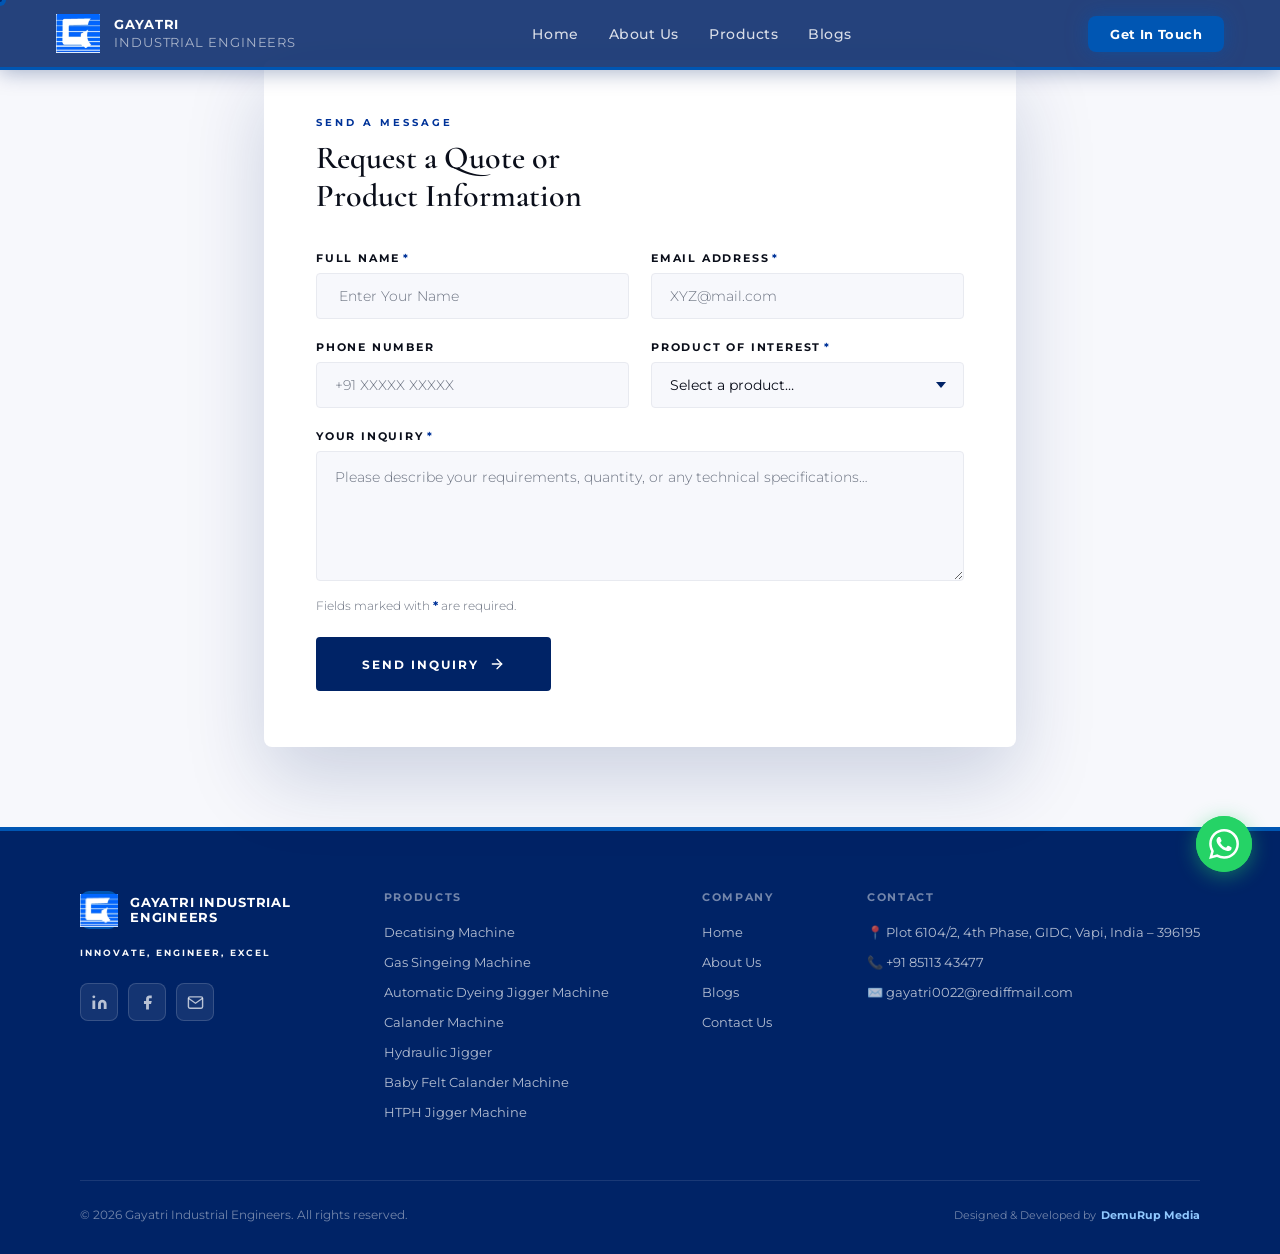
<file: contact.html>
﻿<!DOCTYPE html>
<html lang="en">
<head>
  <meta charset="UTF-8" />
  <meta name="viewport" content="width=device-width, initial-scale=1.0"/>
  <title>Contact | Gayatri Industrial Engineers</title>
  <meta name="theme-color" content="#1a4f8a">
  <meta name="apple-mobile-web-app-status-bar-style" content="black-translucent">
  <meta name="apple-mobile-web-app-capable" content="yes">
  <link rel="icon" type="image/png" sizes="32x32" href="assets/favicon.png">
  <link rel="icon" type="image/png" sizes="16x16" href="assets/favicon.png">
  <link rel="apple-touch-icon" href="assets/favicon.png">
  <link rel="preconnect" href="https://fonts.googleapis.com">
  <link rel="preconnect" href="https://fonts.gstatic.com" crossorigin>
  <link href="https://fonts.googleapis.com/css2?family=Cormorant+Garamond:wght@400;500;600;700&family=Montserrat:wght@300;400;500;600;700&display=swap" rel="stylesheet">
  <link rel="stylesheet" href="style.css">
  <style>
    *, *::before, *::after { box-sizing: border-box; margin: 0; padding: 0; }

    :root {
      --royal-blue: #002366;
      --royal-blue-dark: #001540;
      --royal-blue-mid: #003399;
      --white: #ffffff;
      --off-white: #f7f8fc;
      --light-gray: #e8eaf0;
      --text-dark: #0a0e1a;
      --text-muted: #6b7280;
      --gold-accent: #c9a84c;
      --gold-light: #e8c97a;
      --shadow-deep: 0 32px 80px rgba(0, 35, 102, 0.18);
      --shadow-card: 0 8px 32px rgba(0, 35, 102, 0.10);
      --radius: 4px;
      --radius-lg: 8px;
      --transition: 0.3s cubic-bezier(0.4, 0, 0.2, 1);
    }

    body {
      font-family: 'Montserrat', sans-serif;
      background-color: var(--off-white);
      color: var(--text-dark);
    }

    /* ── HERO BAND ─────────────────────────────────────────────── */
    .contact-hero {
      background: linear-gradient(135deg, var(--royal-blue-dark) 0%, var(--royal-blue) 55%, var(--royal-blue-mid) 100%);
      position: relative;
      overflow: hidden;
      padding: 80px 24px 120px;
      text-align: center;
    }

    .contact-hero::before {
      content: '';
      position: absolute;
      inset: 0;
      background:
        radial-gradient(ellipse 60% 50% at 80% 20%, rgba(201,168,76,0.12) 0%, transparent 60%),
        radial-gradient(ellipse 40% 40% at 10% 80%, rgba(255,255,255,0.04) 0%, transparent 60%);
      pointer-events: none;
    }

    /* decorative geometric lines */
    .contact-hero::after {
      content: '';
      position: absolute;
      top: 0; left: 0; right: 0; bottom: 0;
      background-image:
        linear-gradient(rgba(255,255,255,0.04) 1px, transparent 1px),
        linear-gradient(90deg, rgba(255,255,255,0.04) 1px, transparent 1px);
      background-size: 60px 60px;
      pointer-events: none;
    }

    .hero-eyebrow {
      display: inline-flex;
      align-items: center;
      gap: 10px;
      font-size: 11px;
      font-weight: 600;
      letter-spacing: 3px;
      text-transform: uppercase;
      color: var(--gold-accent);
      margin-bottom: 20px;
      position: relative;
      z-index: 1;
    }
    .hero-eyebrow span {
      display: block;
      width: 28px;
      height: 1px;
      background: var(--gold-accent);
    }

    .hero-title {
      font-family: 'Cormorant Garamond', serif;
      font-size: clamp(2.4rem, 5vw, 3.8rem);
      font-weight: 600;
      color: var(--white);
      line-height: 1.15;
      letter-spacing: -0.5px;
      position: relative;
      z-index: 1;
      max-width: 700px;
      margin: 0 auto 18px;
    }

    .hero-subtitle {
      font-size: 14px;
      font-weight: 300;
      color: rgba(255,255,255,0.65);
      letter-spacing: 0.5px;
      position: relative;
      z-index: 1;
      max-width: 480px;
      margin: 0 auto;
      line-height: 1.8;
    }

    /* ── MAIN CONTENT WRAPPER ───────────────────────────────────── */
    .contact-section {
      max-width: 800px;
      margin: 60px auto 80px;
      padding: 0 24px;
      position: relative;
      z-index: 10;
    }

    /* ── FORM CARD ──────────────────────────────────────────────── */
    .form-panel {
      background: var(--white);
      padding: 56px 52px;
      border-radius: var(--radius-lg);
      box-shadow: var(--shadow-deep);
    }

    .form-header {
      margin-bottom: 36px;
    }

    .form-eyebrow {
      font-size: 10px;
      font-weight: 700;
      letter-spacing: 3px;
      text-transform: uppercase;
      color: var(--royal-blue-mid);
      margin-bottom: 10px;
    }

    .form-title {
      font-family: 'Cormorant Garamond', serif;
      font-size: clamp(1.6rem, 2.5vw, 2.2rem);
      font-weight: 600;
      color: var(--text-dark);
      line-height: 1.2;
    }

    /* The actual form tag – swap action URL here */
    .contact-form {
      display: flex;
      flex-direction: column;
      gap: 22px;
    }

    .form-row {
      display: grid;
      grid-template-columns: 1fr 1fr;
      gap: 22px;
    }

    .form-group {
      display: flex;
      flex-direction: column;
      gap: 8px;
    }

    .form-label {
      font-size: 10.5px;
      font-weight: 700;
      letter-spacing: 1.8px;
      text-transform: uppercase;
      color: var(--text-dark);
    }

    .form-label .required {
      color: var(--royal-blue-mid);
      margin-left: 3px;
    }

    .form-control {
      width: 100%;
      padding: 14px 18px;
      font-family: 'Montserrat', sans-serif;
      font-size: 13.5px;
      font-weight: 400;
      color: var(--text-dark);
      background: var(--off-white);
      border: 1.5px solid var(--light-gray);
      border-radius: var(--radius);
      outline: none;
      transition: border-color var(--transition), background var(--transition), box-shadow var(--transition);
      appearance: none;
      -webkit-appearance: none;
    }

    .form-control::placeholder {
      color: var(--text-muted);
      font-weight: 300;
    }

    .form-control:hover {
      border-color: rgba(0, 35, 102, 0.25);
    }

    .form-control:focus {
      background: var(--white);
      border-color: var(--royal-blue-mid);
      box-shadow: 0 0 0 4px rgba(0, 51, 153, 0.09);
    }

    textarea.form-control {
      resize: vertical;
      min-height: 130px;
      line-height: 1.7;
    }

    /* custom select arrow */
    .select-wrapper {
      position: relative;
    }
    .select-wrapper::after {
      content: '';
      position: absolute;
      right: 18px;
      top: 50%;
      transform: translateY(-50%);
      width: 0;
      height: 0;
      border-left: 5px solid transparent;
      border-right: 5px solid transparent;
      border-top: 6px solid var(--royal-blue);
      pointer-events: none;
    }
    .select-wrapper select.form-control {
      cursor: pointer;
      padding-right: 44px;
    }
    .select-wrapper select.form-control option {
      background: var(--white);
      color: var(--text-dark);
    }

    /* submit button */
    .btn-submit {
      display: inline-flex;
      align-items: center;
      justify-content: center;
      gap: 10px;
      padding: 17px 44px;
      background: var(--royal-blue);
      color: var(--white);
      font-family: 'Montserrat', sans-serif;
      font-size: 12px;
      font-weight: 700;
      letter-spacing: 2px;
      text-transform: uppercase;
      border: 2px solid var(--royal-blue);
      border-radius: var(--radius);
      cursor: pointer;
      position: relative;
      overflow: hidden;
      transition: background var(--transition), border-color var(--transition), transform var(--transition), box-shadow var(--transition);
      align-self: flex-start;
    }

    .btn-submit::before {
      content: '';
      position: absolute;
      inset: 0;
      background: linear-gradient(135deg, var(--royal-blue-mid), var(--royal-blue-dark));
      opacity: 0;
      transition: opacity var(--transition);
    }

    .btn-submit:hover {
      background: var(--royal-blue-mid);
      border-color: var(--royal-blue-mid);
      box-shadow: 0 12px 32px rgba(0, 51, 153, 0.35);
      transform: translateY(-2px);
    }
    .btn-submit:hover::before { opacity: 1; }

    .btn-submit:active {
      transform: translateY(0);
      box-shadow: none;
    }

    .btn-submit span, .btn-submit svg {
      position: relative;
      z-index: 1;
    }

    .btn-submit svg {
      width: 16px;
      height: 16px;
      stroke: currentColor;
      fill: none;
      stroke-width: 2;
      stroke-linecap: round;
      stroke-linejoin: round;
      transition: transform var(--transition);
    }
    .btn-submit:hover svg { transform: translateX(4px); }

    .form-note {
      font-size: 11.5px;
      color: var(--text-muted);
      font-weight: 300;
      line-height: 1.6;
      margin-top: -6px;
    }

    /* ── SUCCESS STATE (hidden by default) ─────────────────────── */
    .form-success {
      display: none;
      flex-direction: column;
      align-items: center;
      justify-content: center;
      text-align: center;
      padding: 48px 24px;
      gap: 16px;
    }
    .form-success.active { display: flex; }
    .success-icon {
      width: 64px;
      height: 64px;
      border-radius: 50%;
      background: rgba(0, 35, 102, 0.07);
      display: flex;
      align-items: center;
      justify-content: center;
    }
    .success-icon svg {
      width: 28px;
      height: 28px;
      stroke: var(--royal-blue);
      fill: none;
      stroke-width: 2;
      stroke-linecap: round;
      stroke-linejoin: round;
    }
    .success-title {
      font-family: 'Cormorant Garamond', serif;
      font-size: 1.8rem;
      font-weight: 600;
      color: var(--text-dark);
    }
    .success-text {
      font-size: 13.5px;
      color: var(--text-muted);
      line-height: 1.8;
      max-width: 360px;
    }

    /* ── RESPONSIVENESS ─────────────────────────────────────────── */
    @media (max-width: 640px) {
      .contact-hero {
        padding: 60px 20px 100px;
      }
      .contact-section {
        padding: 0 16px;
        margin-bottom: 56px;
      }
      .form-row {
        grid-template-columns: 1fr;
      }
      .form-panel {
        padding: 36px 24px;
      }
      .btn-submit {
        width: 100%;
        justify-content: center;
      }
    }

    @media (max-width: 400px) {
      .form-panel { padding: 28px 18px; }
    }

    /* ── SUBTLE ENTRANCE ANIMATIONS ────────────────────────────── */
    @keyframes fadeUp {
      from { opacity: 0; transform: translateY(24px); }
      to   { opacity: 1; transform: translateY(0); }
    }

    .contact-hero .hero-eyebrow  { animation: fadeUp 0.6s ease both; }
    .contact-hero .hero-title    { animation: fadeUp 0.7s 0.1s ease both; }
    .contact-hero .hero-subtitle { animation: fadeUp 0.7s 0.2s ease both; }
    .contact-grid                { animation: fadeUp 0.8s 0.25s ease both; }
  </style>
</head>
<body>

 <!-- ─ Custom cursor ─ -->
  <div id="cursor"></div>
  <div id="cursor-dot"></div>

  <!-- ═══════════════════════════════════════
       SMART NAVBAR
  ═══════════════════════════════════════ -->
  <nav id="navbar" role="navigation" aria-label="Main navigation">

    <div class="nav-logo">
     <a href="index.html"><div class="nav-logo-icon">
        <img src="Gayatri logo.png" alt="Gayatri Logo" class="logo-img">
      </div></a> 
      <a href="index.html"><div class="nav-logo-text">
        Gayatri<br><span>Industrial Engineers</span>
      </div></a>
    </div>
    <ul class="nav-links">
      <li><a href="index.html">Home</a></li>
      <li><a href="gayatri-about-gallery.html">About Us</a></li>
      <li><a href="product-section.html">Products</a></li>

      <!-- <li><a href="gallery.html">Gallery</a></li> -->
      <li><a href="blog.html">Blogs</a></li>
    </ul>

    <div class="nav-cta-wrap">
      <a href="contact.html" class="nav-cta">Get In Touch</a>
    </div>

    <button class="hamburger" id="hamburger" aria-label="Toggle menu" aria-expanded="false">
      <span></span><span></span><span></span>
    </button>
  </nav>

  <!-- Mobile menu -->
  <div class="mobile-menu" id="mobileMenu" role="navigation">
    <a href="index.html">Home</a>
    <a href="gayatri-about-gallery.html">About Us</a>
    <a href="product-section.html">Products</a>
    <!-- <a href="gallery.html">Gallery</a> -->
    <a href="blog.html">Blogs</a>
    <a href="contact.html" class="mobile-cta">Get In Touch</a>
  </div>

  <!-- ══ MAIN CONTACT SECTION ═══════════════════════════════════ -->
  <section class="contact-section" aria-label="Contact form">
      <!-- FORM CARD -->
      <div class="form-panel">
        <div class="form-header">
          <p class="form-eyebrow">Send a Message</p>
          <h2 class="form-title">Request a Quote or<br>Product Information</h2>
        </div>

        <!--
          ╔══════════════════════════════════════════════════════════╗
          ║  HOW TO CONNECT TO GOOGLE FORMS                         ║
          ║  1. Set action="" to your Google Form action URL         ║
          ║     (right-click "Submit" → Copy link, or use            ║
          ║      Forms → Get pre-filled link to find it)             ║
          ║  2. Replace each name="entry.XXXXXXXXX" with the         ║
          ║     actual entry IDs from the pre-filled URL             ║
          ╚══════════════════════════════════════════════════════════╝
        -->
        <form
          class="contact-form"
          method="POST"
          action="YOUR_GOOGLE_FORM_ACTION_URL_HERE"
          target="hidden_iframe"
          onsubmit="handleSubmit(event)"
          novalidate
        >
          <!-- Name + Email -->
          <div class="form-row">
            <div class="form-group">
              <label class="form-label" for="contact-name">
                Full Name<span class="required" aria-hidden="true">*</span>
              </label>
              <!-- ✏️ Replace entry.XXXXXXXXX with your Google Form entry ID -->
              <input
                type="text"
                id="contact-name"
                name="entry.XXXXXXXXX"
                class="form-control"
                placeholder=" Enter Your Name"
                required
                autocomplete="name"
              />
            </div>

            <div class="form-group">
              <label class="form-label" for="contact-email">
                Email Address<span class="required" aria-hidden="true">*</span>
              </label>
              <!-- ✏️ Replace entry.XXXXXXXXX -->
              <input
                type="email"
                id="contact-email"
                name="entry.XXXXXXXXX"
                class="form-control"
                placeholder="XYZ@mail.com"
                required
                autocomplete="email"
              />
            </div>
          </div>

          <!-- Phone + Product -->
          <div class="form-row">
            <div class="form-group">
              <label class="form-label" for="contact-phone">Phone Number</label>
              <!-- ✏️ Replace entry.XXXXXXXXX -->
              <input
                type="tel"
                id="contact-phone"
                name="entry.XXXXXXXXX"
                class="form-control"
                placeholder="+91 XXXXX XXXXX"
                autocomplete="tel"
              />
            </div>

            <div class="form-group">
              <label class="form-label" for="contact-product">
                Product of Interest<span class="required" aria-hidden="true">*</span>
              </label>
              <!-- ✏️ Replace entry.XXXXXXXXX -->
              <div class="select-wrapper">
                <select
                  id="contact-product"
                  name="entry.XXXXXXXXX"
                  class="form-control"
                  required
                >
                  <option value="" disabled selected>Select a product…</option>
                  <option value="Decatising Machine">Decatising Machine</option>
                  <option value="Gas Singeing Machine">Gas Singeing Machine</option>
                  <option value="Automatic Dyeing Jigger Machine">Automatic Dyeing Jigger Machine</option>
                  <option value="Calander Machine">Calander Machine</option>
                  <option value="Hydraulic Jigger">Hydraulic Jigger</option>
                  
                  <option value="baby_felt_calander">Baby Felt Calander Machine</option>
                  <option value="htph_jigger">HTPH Jigger Machine</option>
                </select>
              </div>
            </div>
          </div>

          <!-- Inquiry -->
          <div class="form-group">
            <label class="form-label" for="contact-inquiry">
              Your Inquiry<span class="required" aria-hidden="true">*</span>
            </label>
            <!-- ✏️ Replace entry.XXXXXXXXX -->
            <textarea
              id="contact-inquiry"
              name="entry.XXXXXXXXX"
              class="form-control"
              placeholder="Please describe your requirements, quantity, or any technical specifications…"
              required
            ></textarea>
          </div>

          <p class="form-note">
            Fields marked with <strong style="color:var(--royal-blue-mid)">*</strong> are required.
             <!-- We typically respond within 1–2 business days. -->
          </p>

          <button type="submit" class="btn-submit">
            <span>Send Inquiry</span>
            <svg viewBox="0 0 24 24" aria-hidden="true">
              <line x1="5" y1="12" x2="19" y2="12"/>
              <polyline points="12 5 19 12 12 19"/>
            </svg>
          </button>
        </form>

        <!-- Success message (shown after submit) -->
        <div class="form-success" id="formSuccess" role="alert" aria-live="polite">
          <div class="success-icon">
            <svg viewBox="0 0 24 24"><polyline points="20 6 9 17 4 12"/></svg>
          </div>
          <h3 class="success-title">Inquiry Received</h3>
          <p class="success-text">Thank you for reaching out. Our team will review your request and get back to you within 1–2 business days.</p>
        </div>
      </div>

    </div><!-- .contact-grid -->
  </section>

  <!-- Hidden iframe target for Google Form submission (prevents page redirect) -->
  <iframe name="hidden_iframe" id="hidden_iframe" style="display:none;" onload="onIframeLoad()"></iframe>


    <!-- ═══════════════════════════════════════
       FOOTER
  ═══════════════════════════════════════ -->
  <footer id="footer">
    <div class="footer-top">
      <div class="footer-brand">
        <div class="footer-logo">
          <div class="footer-logo-icon"><img src="Gayatri logo.png" alt=""></div>
          <div class="footer-logo-text">Gayatri Industrial<br>Engineers</div>
        </div>
        <p class="footer-motto">Innovate, Engineer, Excel</p>
        <div class="footer-social">
          <a href="https://www.linkedin.com/in/dhruv-sharma-309b3b1a4/" target="_blank" rel="noopener noreferrer" class="social-btn" title="LinkedIn" aria-label="LinkedIn">
            <svg width="17" height="17" viewBox="0 0 24 24" fill="currentColor">
              <path d="M16 8a6 6 0 016 6v7h-4v-7a2 2 0 00-2-2 2 2 0 00-2 2v7h-4v-7a6 6 0 016-6zM2 9h4v12H2z" />
              <circle cx="4" cy="4" r="2" />
            </svg>
          </a>
          <a href="https://www.facebook.com/profile.php?id=61574865483459" target="_blank" rel="noopener noreferrer" class="social-btn" title="Facebook" aria-label="Facebook">
            <svg width="17" height="17" viewBox="0 0 24 24" fill="currentColor">
              <path d="M18 2h-3a5 5 0 00-5 5v3H7v4h3v8h4v-8h3l1-4h-4V7a1 1 0 011-1h3z" />
            </svg>
          </a>
          <a href="mailto:gayatri0022@rediffmail.com" class="social-btn" title="Email" aria-label="Email">
            <svg width="17" height="17" viewBox="0 0 24 24" fill="none" stroke="currentColor" stroke-width="2">
              <path d="M4 4h16c1.1 0 2 .9 2 2v12c0 1.1-.9 2-2 2H4c-1.1 0-2-.9-2-2V6c0-1.1.9-2 2-2z" />
              <polyline points="22,6 12,13 2,6" />
            </svg>
          </a>
        </div>
      </div>
      <div class="footer-links-col">
        <h4>Products</h4>
        <ul>
          <li><a href="decatising-machine.html">Decatising Machine</a></li>
          <li><a href="gas-singeing-machine.html">Gas Singeing Machine</a></li>
          <li><a href="dyeing-jigger-machine.html">Automatic Dyeing Jigger Machine</a></li>
          <li><a href="calander-machine.html">Calander Machine</a></li>
          <li><a href="hydraulic-jigger-machine.html">Hydraulic Jigger</a></li>
          <li><a href="baby-felt-calander.html">Baby Felt Calander Machine</a></li>
          <li><a href="hthp-jigger-machine.html">HTPH Jigger Machine</a></li>
          
        </ul>
      </div>
      <div class="footer-links-col">
        <h4>Company</h4>
        <ul>
          <li><a href="index.html">Home</a></li>
          <li><a href="gayatri-about-gallery.html">About Us</a></li>
          <!-- <li><a href="gallery.html">Gallery</a></li> -->
          <li><a href="blog.html">Blogs</a></li>
          <li><a href="contact.html">Contact Us</a></li>
        </ul>
      </div>
      <div class="footer-links-col">
        <h4>Contact</h4>
        <ul>
          <li><a href="#">📍 Plot 6104/2, 4th Phase, GIDC, Vapi, India – 396195
            </a></li>
          <li><a href="tel:+918511343477">📞 +91 85113 43477</a></li>
          <li><a href="mailto:gayatri0022@rediffmail.com">✉️ gayatri0022@rediffmail.com</a></li>
        </ul>
      </div>
    </div>
    <div class="footer-bottom">
      <p>© 2026 Gayatri Industrial Engineers. All rights reserved.</p>
      <div class="footer-badge">Designed & Developed by <span>DemuRup Media</span></div>
    </div>
  </footer>

  <!-- ═══════════════════════════════════════
       WHATSAPP FLOATING BUTTON
  ═══════════════════════════════════════ -->
  <a href="https://wa.me/918511343477" id="whatsapp-btn" target="_blank" rel="noopener noreferrer"
    aria-label="Chat on WhatsApp">
    <!-- Official WhatsApp path -->
    <svg viewBox="0 0 24 24" xmlns="http://www.w3.org/2000/svg">
      <path
        d="M17.472 14.382c-.297-.149-1.758-.867-2.03-.967-.273-.099-.471-.148-.67.15-.197.297-.767.966-.94 1.164-.173.199-.347.223-.644.075-.297-.15-1.255-.463-2.39-1.475-.883-.788-1.48-1.761-1.653-2.059-.173-.297-.018-.458.13-.606.134-.133.298-.347.446-.52.149-.174.198-.298.298-.497.099-.198.05-.371-.025-.52-.075-.149-.669-1.612-.916-2.207-.242-.579-.487-.5-.669-.51-.173-.008-.371-.01-.57-.01-.198 0-.52.074-.792.372-.272.297-1.04 1.016-1.04 2.479 0 1.462 1.065 2.875 1.213 3.074.149.198 2.096 3.2 5.077 4.487.709.306 1.262.489 1.694.625.712.227 1.36.195 1.871.118.571-.085 1.758-.719 2.006-1.413.248-.694.248-1.289.173-1.413-.074-.124-.272-.198-.57-.347m-5.421 7.403h-.004a9.87 9.87 0 01-5.031-1.378l-.361-.214-3.741.982.998-3.648-.235-.374a9.86 9.86 0 01-1.51-5.26c.001-5.45 4.436-9.884 9.888-9.884 2.64 0 5.122 1.03 6.988 2.898a9.825 9.825 0 012.893 6.994c-.003 5.45-4.437 9.884-9.885 9.884m8.413-18.297A11.815 11.815 0 0012.05 0C5.495 0 .16 5.335.157 11.892c0 2.096.547 4.142 1.588 5.945L.057 24l6.305-1.654a11.882 11.882 0 005.683 1.448h.005c6.554 0 11.89-5.335 11.893-11.893a11.821 11.821 0 00-3.48-8.413z" />
    </svg>
  </a>

<script src="script.js"></script>
  <script>
    let formSubmitted = false;

    function handleSubmit(e) {
      const form = e.target;
      if (!form.checkValidity()) {
        form.reportValidity();
        e.preventDefault();
        return;
      }
      formSubmitted = true;
    }

    function onIframeLoad() {
      if (formSubmitted) {
        document.querySelector('.contact-form').style.display = 'none';
        document.querySelector('.form-header').style.display = 'none';
        document.getElementById('formSuccess').classList.add('active');
        formSubmitted = false;
      }
    }
  </script>

</body>
</html>
</file>
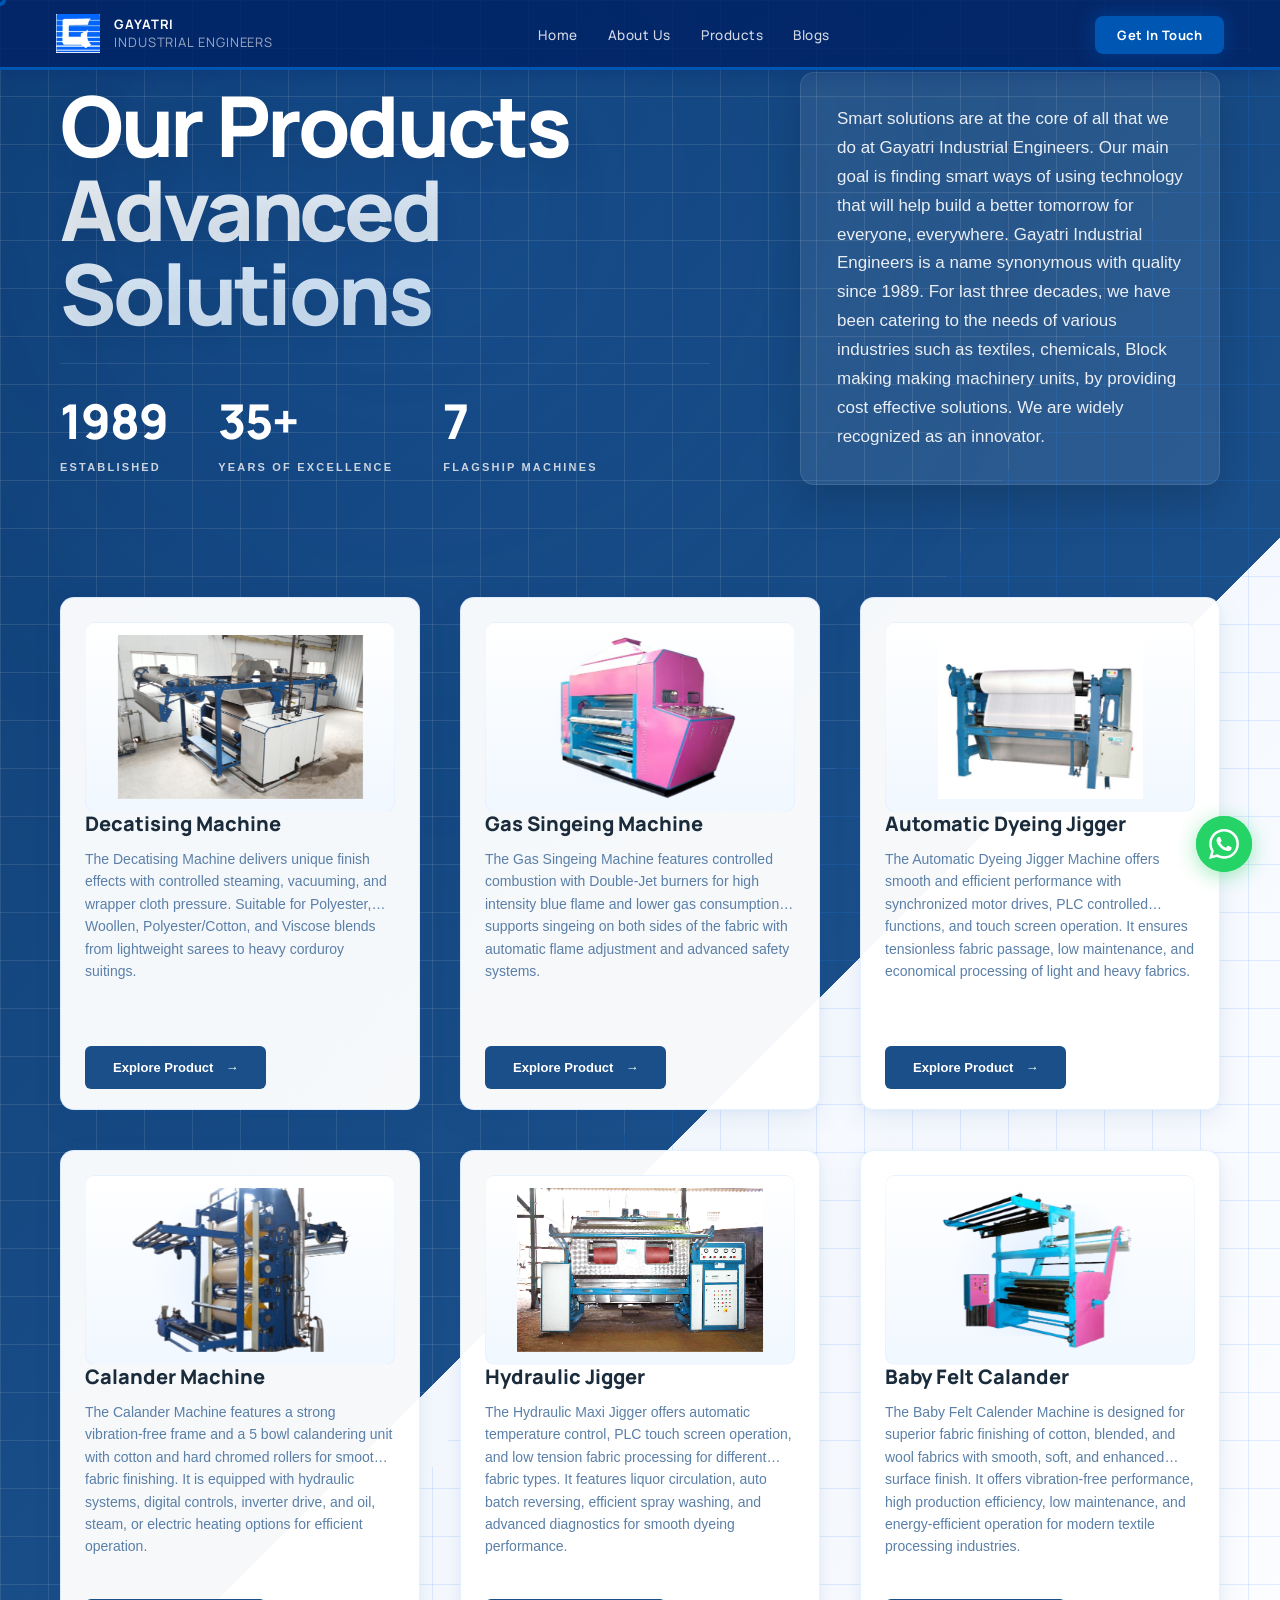
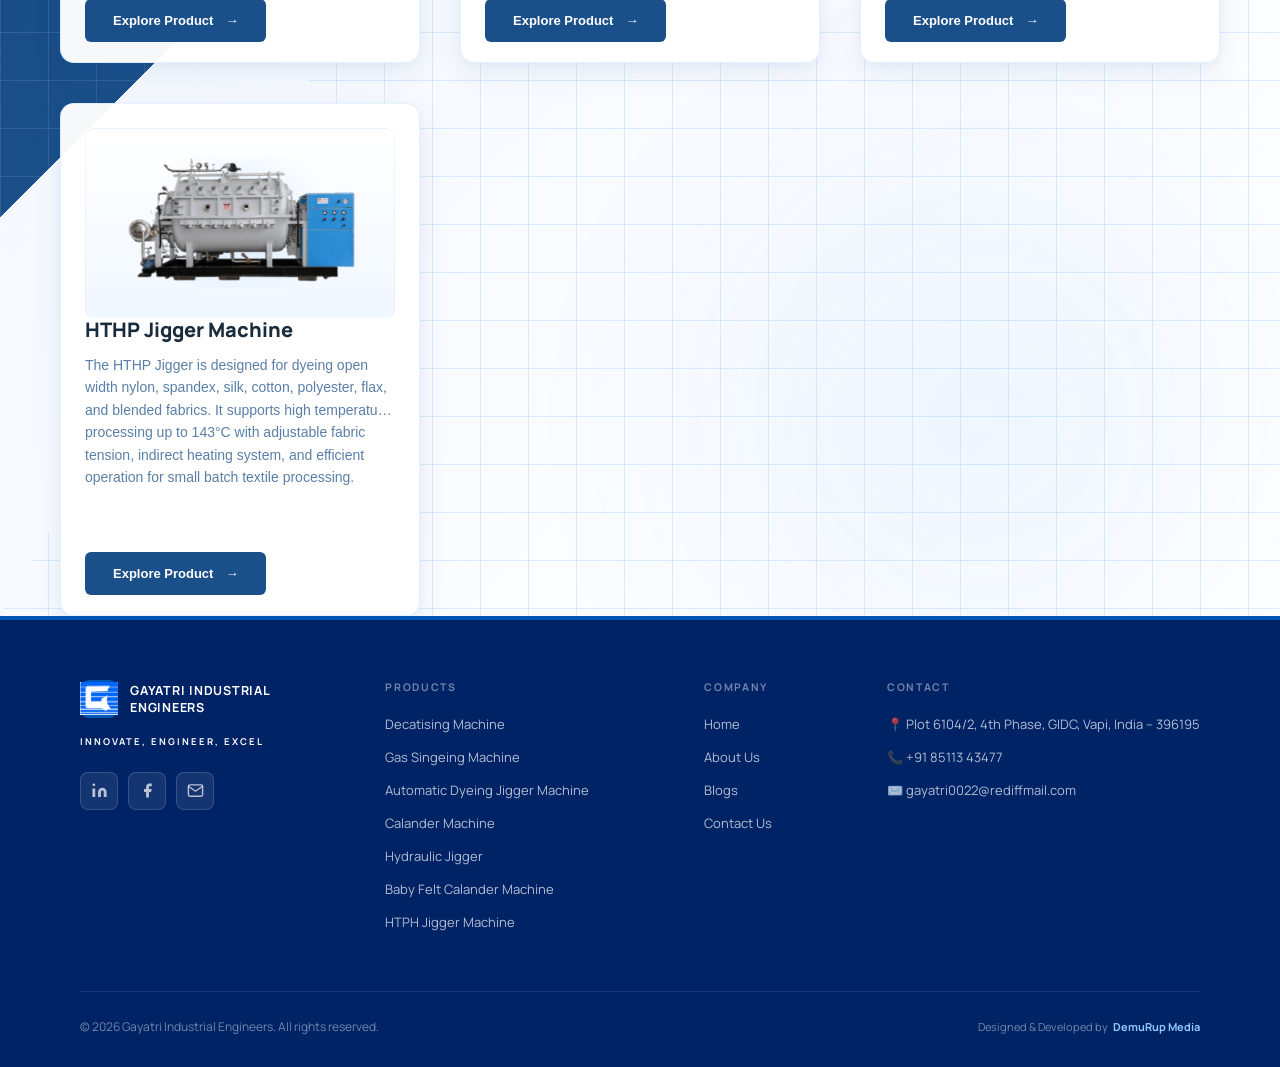
<file: product-section.html>
﻿<!DOCTYPE html>
<html lang="en">

<head>
  <meta charset="UTF-8" />
  <meta name="viewport" content="width=device-width, initial-scale=1.0" />
  <title>Products | Gayatri Industrial Engineers</title>
  <meta name="theme-color" content="#1a4f8a">
  <meta name="apple-mobile-web-app-status-bar-style" content="black-translucent">
  <meta name="apple-mobile-web-app-capable" content="yes">
  <link rel="icon" type="image/png" sizes="32x32" href="assets/favicon.png">
  <link rel="icon" type="image/png" sizes="16x16" href="assets/favicon.png">
  <link rel="apple-touch-icon" href="assets/favicon.png">
  <link rel="preconnect" href="https://fonts.googleapis.com" />
  <link rel="preconnect" href="https://fonts.gstatic.com" crossorigin />
  <link
    href="https://fonts.googleapis.com/css2?family=Playfair+Display:wght@400;600;700;900&family=Manrope:wght@300;400;500;600;700;800&display=swap"
    rel="stylesheet" />
  <link rel="stylesheet" href="style.css">

  <style>
    html {
      scroll-behavior: smooth;
    }

    @import url('https://fonts.googleapis.com/css2?family=Inter:wght@300;400;500;600;700&family=Manrope:wght@300;400;500;600;700;800&display=swap');

    html {
      scroll-behavior: smooth;
    }

    :root {
      --blue-600: #1a4f8a;
      --blue-500: #1e6abf;
      --blue-400: #2d8cff;
      --blue-300: #64abff;
      --blue-200: #a8d1ff;
      --blue-100: #dbeeff;
      --blue-50: #f0f7ff;
      --white: #ffffff;
      --text-main: #1a2b3c;
      --text-muted: #5a7fa8;
      --border-soft: rgba(45, 140, 255, 0.1);
      --card-shadow: 0 10px 40px -10px rgba(26, 79, 138, 0.05);
      --card-shadow-hover: 0 25px 60px -15px rgba(26, 79, 138, 0.1);
      --transition-fast: all 0.35s cubic-bezier(0.22, 1, 0.36, 1);
      --glass-bg: rgba(255, 255, 255, 0.6);
      --glass-border: rgba(255, 255, 255, 0.4);
    }

    /* ── High-Budget Split-Tone Background System ── */
    #gayatri-products {
      position: relative;
      background: #ffffff;
      padding: 0; /* Tightened natural spacing */
      overflow: hidden;
      font-family: 'Inter', sans-serif;
    }

    /* Dramatic Diagonal Split Layer */
    .gp-bg-split {
      position: absolute;
      inset: 0;
      background: linear-gradient(135deg,
          #0f3d73 0%,
          var(--blue-600) 52%, /* Increased blue zone for 2-column safety */
          #f5f9ff 52%,
          #ffffff 100%);
      z-index: 1;
      pointer-events: none !important;
    }

    /* Dual-Tone Engineering Grid */
    .gp-bg-grid-light,
    .gp-bg-grid-dark {
      position: absolute;
      inset: 0;
      pointer-events: none;
      z-index: 2;
    }

    .gp-bg-grid-light {
      background-image:
        linear-gradient(rgba(255, 255, 255, 0.10) 1px, transparent 1px),
        linear-gradient(90deg, rgba(255, 255, 255, 0.10) 1px, transparent 1px);
      background-size: 48px 48px;
      clip-path: polygon(0 0, 100% 0, 0 100%);
      will-change: transform;
      transform: translateZ(0);
    }

    .gp-bg-grid-dark {
      background-image:
        linear-gradient(rgba(45, 140, 255, 0.14) 1px, transparent 1px),
        linear-gradient(90deg, rgba(45, 140, 255, 0.14) 1px, transparent 1px);
      background-size: 48px 48px;
      clip-path: polygon(100% 0, 100% 100%, 0 100%);
      will-change: transform;
      transform: translateZ(0);
    }

    /* Cinematic Ambient Lighting */
    .gp-glow-orb {
      position: absolute;
      background: radial-gradient(circle, rgba(45, 140, 255, 0.2) 0%, transparent 70%);
      filter: blur(100px);
      z-index: 1;
      pointer-events: none;
      border-radius: 50%;
      will-change: transform;
      transform: translateZ(0);
    }

    .gp-orb--1 {
      width: 1200px;
      height: 1200px;
      top: -400px;
      left: -200px;
      opacity: 0.6;
    }

    .gp-orb--2 {
      width: 800px;
      height: 800px;
      bottom: -200px;
      right: -100px;
      opacity: 0.4;
    }

    .gp-container {
      position: relative;
      z-index: 10;
      max-width: 1440px;
      margin: 0 auto;
      padding: 0 60px;
    }

    /* ── Optimized Reveal Animation ── */
    .reveal-element {
      opacity: 0;
      transform: translateY(20px);
      transition: transform 0.8s cubic-bezier(0.22, 1, 0.36, 1), opacity 0.8s ease;
      will-change: transform, opacity;
      transform: translateZ(0);
      backface-visibility: hidden;
    }

    .reveal-element.reveal-visible {
      opacity: 1;
      transform: translateY(0);
    }

    /* ── Hero Layout & Alignment ── */
    .gp-hero-layout {
      display: flex;
      align-items: center; /* VITAL: Keeps right card centered with heading */
      justify-content: space-between;
      gap: 70px;
      padding-top: 72px; /* Tighter premium spacing */
      padding-bottom: 72px;
      margin-bottom: 40px;
      max-width: 1200px;
    }

    .gp-left-column {
      display: flex;
      flex-direction: column;
      gap: 28px;
      max-width: 650px;
      margin-top: 0; /* Prevents drooping */
    }

    .gp-hero-text {
      display: flex;
      flex-direction: column;
      gap: 16px;
    }

    .gp-eyebrow {
      font-size: 13px;
      font-weight: 800;
      letter-spacing: 3px;
      /* Premium letter spacing */
      text-transform: uppercase;
      color: #cbd5e1;
      /* Brighter premium silver tone */
      margin-bottom: 24px;
      display: flex;
      align-items: center;
      gap: 16px;
      text-shadow: 0 0 12px rgba(255, 255, 255, 0.08);
    }

    .gp-title {
      font-family: 'Manrope', sans-serif;
      font-size: clamp(48px, 8vw, 84px);
      font-weight: 800;
      line-height: 1;
      color: var(--white);
      /* Bold white on blue zone */
      letter-spacing: -0.04em;
      margin: 0;
      text-shadow: 0 10px 30px rgba(0, 0, 0, 0.1);
    }

    .gp-title span {
      background: linear-gradient(135deg, #ffffff 0%, var(--blue-100) 100%);
      -webkit-background-clip: text;
      -webkit-text-fill-color: transparent;
      opacity: 0.9;
    }

    .gp-description-card {
      background: rgba(255, 255, 255, 0.08);
      backdrop-filter: blur(12px);
      -webkit-backdrop-filter: blur(12px);
      border: 1px solid rgba(255, 255, 255, 0.1);
      border-radius: 14px; /* Sharper industrial corner */
      padding: 32px 36px;
      max-width: 420px;
      position: relative;
      z-index: 2;
      isolation: isolate;
      box-shadow: 0 20px 40px rgba(0, 0, 0, 0.15);
      transition: transform 0.35s ease, box-shadow 0.35s ease;
    }

    .gp-description-card:hover {
      transform: translateY(-5px);
      box-shadow: 0 30px 60px rgba(0, 0, 0, 0.2);
    }

    .gp-description {
      font-size: 17px;
      line-height: 1.7;
      color: var(--white);
      margin: 0;
      opacity: 0.9;
    }

    /* Premium Hero CTA */
    .gp-hero-cta {
      display: inline-flex;
      align-items: center;
      gap: 12px;
      font-size: 14px;
      font-weight: 700;
      color: var(--white);
      background: linear-gradient(135deg, var(--blue-400), var(--blue-600));
      padding: 14px 32px;
      border-radius: 6px; /* Precision tech corner */
      text-decoration: none;
      margin-top: 24px;
      /* Cinematic spacing above button */
      transition: transform 0.35s cubic-bezier(0.22, 1, 0.36, 1), box-shadow 0.3s ease, background 0.3s ease;
      box-shadow: 0 10px 25px rgba(45, 140, 255, 0.25);
    }

    .gp-hero-cta:hover {
      transform: translateY(-4px) scale(1.02);
      box-shadow: 0 15px 35px rgba(45, 140, 255, 0.4);
      background: linear-gradient(135deg, var(--blue-300), var(--blue-500));
    }

    /* ── Cursor & Interaction Fix ── */
    .gp-bg-mesh,
    .gp-bg-grid,
    .gp-glow-orb,
    .gp-card::before,
    .gp-card::after,
    .gp-grid::before,
    .gp-grid::after,
    .gp-background,
    .gp-glow,
    .gp-orb,
    .gp-gradient,
    .gp-mesh,
    .gp-overlay,
    .custom-cursor,
    .cursor-dot,
    .cursor-ring {
      pointer-events: none !important;
    }

    /* ── Stats ── */
    .gp-stats {
      display: flex;
      gap: 50px;
      margin-top: 0;
      padding-top: 24px;
      border-top: 1px solid rgba(255, 255, 255, 0.1);
    }

    .gp-stat-num {
      font-size: 48px;
      font-weight: 800;
      color: var(--white);
      font-family: 'Manrope', sans-serif;
      letter-spacing: -0.02em;
    }

    .gp-stat-label {
      font-size: 11px;
      letter-spacing: 0.2em;
      text-transform: uppercase;
      color: #cbd5e1;
      /* Premium readability */
      font-weight: 700;
      margin-top: 8px;
      display: block;
    }

    /* ── Grid ── */
    .gp-grid {
      display: grid;
      grid-template-columns: repeat(3, 1fr);
      gap: 40px;
    }

    /* ── Dramatic Luxury Card ── */
    .gp-card {
      background: rgba(255, 255, 255, 0.96);
      border: 1px solid rgba(45, 140, 255, 0.12);
      border-radius: 14px; /* Sharper modern industrial corner */
      padding: 24px 24px 20px !important; /* Tight bottom spacing */
      display: flex;
      flex-direction: column;
      height: auto; /* Natural content-driven height */
      box-sizing: border-box;
      box-shadow:
        0 10px 30px rgba(15, 61, 115, 0.08),
        0 2px 8px rgba(45, 140, 255, 0.06);
      transition: transform 0.3s ease, box-shadow 0.3s ease, border-color 0.3s ease;
      position: relative;
      will-change: transform, opacity;
      transform: translateY(0) translateZ(0);
      backface-visibility: hidden;
      overflow: hidden;
      isolation: isolate;
    }

    /* Cinematic Spotlight Hover */
    .gp-card::before {
      content: '';
      position: absolute;
      inset: 0;
      background: radial-gradient(circle at center, rgba(45, 140, 255, 0.08) 0%, transparent 70%);
      opacity: 0;
      transition: opacity 0.3s ease;
      pointer-events: none !important;
      z-index: -1;
    }

    .gp-card:hover::before {
      opacity: 1;
    }

    /* Blue Rim Lighting */
    .gp-card::after {
      content: '';
      position: absolute;
      inset: 0;
      border-radius: inherit;
      padding: 2px;
      background: linear-gradient(135deg, var(--blue-400), transparent, var(--blue-600));
      -webkit-mask: linear-gradient(#fff 0 0) content-box, linear-gradient(#fff 0 0);
      mask: linear-gradient(#fff 0 0) content-box, linear-gradient(#fff 0 0);
      -webkit-mask-composite: xor;
      mask-composite: exclude;
      opacity: 0;
      transition: opacity 0.35s ease;
      pointer-events: none !important;
      z-index: 3;
    }

    .gp-card:hover::after {
      opacity: 1;
    }

    .gp-card:hover {
      transform: translateY(-8px);
      box-shadow:
        0 18px 40px rgba(15, 61, 115, 0.12),
        0 8px 18px rgba(45, 140, 255, 0.10);
      border-color: rgba(45, 140, 255, 0.3);
    }

    .gp-image-wrapper {
      width: 100%;
      height: 190px;
      /* Balanced image area */
      
      display: flex;
      align-items: center;
      justify-content: center;
      padding: 12px;
      border-radius: 10px; /* Refined nesting geometry */
      background: linear-gradient(180deg,
          rgba(255, 255, 255, 0.95),
          rgba(240, 247, 255, 0.95));
      position: relative;
      overflow: hidden;
      border: 1px solid rgba(45, 140, 255, 0.05);
    }

    .gp-image-wrapper::before {
      content: "";
      position: absolute;
      inset: 15%;
      background: radial-gradient(circle, rgba(45, 140, 255, 0.12) 0%, transparent 70%);
      pointer-events: none !important;
      z-index: 1;
    }


    .gp-image-wrapper img {
      width: 100%;
      height: 100%;
      object-fit: contain;
      /* CRITICAL: NO CROPPING */
      transform: scale(1) translateZ(0);
      transition: transform 0.3s ease;
      will-change: transform;
      position: relative;
      z-index: 2;
      backface-visibility: hidden;
      image-rendering: auto;
    }

    .gp-card:hover .gp-image-wrapper img {
      transform: scale(1.05);
    }

    .gp-info-wrapper {
      display: flex;
      flex-direction: column;
    }

    .gp-card-category {
      font-size: 10px;
      font-weight: 800;
      letter-spacing: 0.2em;
      text-transform: uppercase;
      color: var(--blue-400);
      margin-bottom: 12px;
    }

    .gp-card-title {
      font-family: 'Manrope', sans-serif;
      font-size: 20px;
      font-weight: 800;
      color: var(--text-main);
      margin-bottom: 12px;
      line-height: 1.2;
    }

    .gp-card-desc {
      font-size: 14px;
      line-height: 1.6;
      color: var(--text-muted);
      margin-bottom: 0;
      display: -webkit-box;
      -webkit-line-clamp: 3;
      -webkit-box-orient: vertical;
      overflow: auto;     
       min-height: 180px;
      /* Standardized height */
    }

    .gp-btn-wrapper {
      margin-top: 18px;
    }

    .gp-card-btn {
      display: inline-flex;
      align-items: center;
      gap: 12px;
      font-size: 13px;
      font-weight: 700;
      color: var(--white);
      background: var(--blue-600);
      padding: 14px 28px;
      border-radius: 6px; /* Modern corporate sharp corner */
      text-decoration: none;
      align-self: flex-start;
      margin-bottom: 0;
      transition: transform 0.3s ease, background 0.3s ease;
    }

    .gp-card-btn:hover {
      background: var(--blue-500);
      transform: translateX(4px);
    }

    /* Staggered Delay */
    .gp-card:nth-child(1) {
      transition-delay: 0.05s;
    }

    .gp-card:nth-child(2) {
      transition-delay: 0.1s;
    }

    .gp-card:nth-child(3) {
      transition-delay: 0.15s;
    }

    .gp-card:nth-child(4) {
      transition-delay: 0.05s;
    }

    .gp-card:nth-child(5) {
      transition-delay: 0.1s;
    }

    .gp-card:nth-child(6) {
      transition-delay: 0.15s;
    }

    .gp-card:nth-child(7) {
      transition-delay: 0.1s;
    }

    /* ── Mobile Optimization ── */
    @media (max-width: 1024px) {
      .gp-grid {
        grid-template-columns: repeat(2, 1fr);
        gap: 32px;
      }

      .gp-hero-layout {
        flex-direction: column;
        text-align: center;
        gap: 40px;
      }

      .gp-card {
        height: 500px;
      }

      .gp-image-wrapper {
        height: 180px;
      }

      #gayatri-products {
        padding: 100px 0;
      }
    }

    @media (max-width: 768px) {
      .gp-stats {
        flex-direction: column;
        gap: 40px;
      }

      .gp-card {
        padding: 24px 24px 20px !important;
        border-radius: 14px;
        height: auto;
      }

      .gp-image-wrapper {
        height: 170px;
      }

      .gp-bg-grid {
        background-size: 32px 32px;
      }

      .gp-glow-orb {
        display: none;
      }
    }

    @media (max-width: 480px) {
      .gp-grid {
        grid-template-columns: 1fr;
      }

      .gp-container {
        padding-left: 20px !important;
        padding-right: 20px !important;
        box-sizing: border-box;
      }

      .gp-hero-layout,
      .gp-left-column,
      .gp-hero-section,
      #gayatri-products {
        height: auto !important;
        min-height: unset !important;
        padding-top: 40px !important;
        padding-bottom: 40px !important;
        justify-content: flex-start !important;
        gap: 24px !important;
      }

      .gp-eyebrow {
        margin-bottom: 12px !important;
      }

      .gp-title {
        font-size: 34px !important;
        line-height: 1.2 !important;
        text-align: center;
        text-shadow: 0 4px 10px rgba(0, 0, 0, 0.2) !important;
      }

      .gp-stats {
        flex-direction: row !important;
        justify-content: space-around !important;
        gap: 15px !important;
        width: 100%;
        margin-top: 20px !important;
      }

      .gp-stat-num {
        font-size: 28px !important;
      }

      .gp-stat-label {
        font-size: 11px !important;
      }
    }
  </style>


</head>

<body>

  <!-- ═══════════════════════════════════════
       SMART NAVBAR
  ═══════════════════════════════════════ -->
  <nav id="navbar" role="navigation" aria-label="Main navigation">

    <div class="nav-logo">
      <a href="index.html">
        <div class="nav-logo-icon">
          <img src="Gayatri logo.png" alt="Gayatri Logo" class="logo-img">
        </div>
      </a>
      <a href="index.html">
        <div class="nav-logo-text">
          Gayatri<br><span>Industrial Engineers</span>
        </div>
      </a>
    </div>

    <ul class="nav-links">
      <li><a href="index.html">Home</a></li>
      <li><a href="gayatri-about-gallery.html">About Us</a></li>
      <li><a href="product-section.html">Products</a></li>

      <!-- <li><a href="gallery.html">Gallery</a></li> -->
      <li><a href="blog.html">Blogs</a></li>
    </ul>


    <div class="nav-cta-wrap">
      <a href="contact.html" class="nav-cta">Get In Touch</a>
    </div>

    <button class="hamburger" id="hamburger" aria-label="Toggle menu" aria-expanded="false">
      <span></span><span></span><span></span>
    </button>
  </nav>

  <!-- Mobile menu -->
  <div class="mobile-menu" id="mobileMenu" role="navigation">
    <a href="index.html">Home</a>
    <a href="gayatri-about-gallery.html">About Us</a>
    <a href="product-section.html">Products</a>
    <!-- <a href="gallery.html">Gallery</a> -->
    <a href="blog.html">Blogs</a>
    <a href="contact.html" class="mobile-cta">Get In Touch</a>
  </div>

  <!-- ═══════════════════════════════════════
       Products section
  ═══════════════════════════════════════ -->


  <section id="gayatri-products">
    <div class="gp-bg-split"></div>
    <div class="gp-bg-grid-light"></div>
    <div class="gp-bg-grid-dark"></div>
    <div class="gp-glow-orb gp-orb--1"></div>
    <div class="gp-glow-orb gp-orb--2"></div>

    <div class="gp-container">

      <!-- Hero Layout -->
      <div class="gp-hero-layout reveal-element">
        <div class="gp-left-column">
          <div class="gp-hero-text">
            <!-- <div class="gp-eyebrow">Advanced Industrial Solutions</div> -->
            <h1 class="gp-title">Our Products <span>Advanced Solutions</span></h1>
          </div>

          <!-- Heritage Stats Grouped with Heading -->
          <div class="gp-stats">
            <div class="gp-stat">
              <span class="gp-stat-num">1989</span>
              <span class="gp-stat-label">Established</span>
            </div>
            <div class="gp-stat">
              <span class="gp-stat-num">35+</span>
              <span class="gp-stat-label">Years of Excellence
</span>
            </div>
            <div class="gp-stat">
              <span class="gp-stat-num">7</span>
              <span class="gp-stat-label">Flagship Machines</span>
            </div>
          </div>
        </div>

        <div class="gp-description-card">
          <p class="gp-description">
            Smart solutions are at the core of all that we do at Gayatri Industrial Engineers. Our main goal is finding smart ways of using technology that will help build a better tomorrow for everyone, everywhere. Gayatri Industrial Engineers is a name synonymous with quality since 1989. For last three decades, we have been catering to the needs of various industries such as textiles, chemicals, Block making making machinery units, by providing cost effective solutions. We are widely recognized as an innovator.
          </p>
        </div>
      </div>

      <!-- Product Showcase Grid -->
      <div class="gp-grid">

        <!-- Decatising Machine -->
        <div class="gp-card reveal-element">
          <div class="gp-image-wrapper">
            <img src="Decatising Machine/deca_machine.jpeg" alt="Decatising Machine" loading="lazy">
          </div>
          <div class="gp-card-content">
            <div class="gp-info-wrapper">
             
              <h3 class="gp-card-title">Decatising Machine</h3>
              <p class="gp-card-desc">The Decatising Machine delivers unique finish effects with controlled steaming, vacuuming, and wrapper cloth pressure. Suitable for Polyester, Woollen, Polyester/Cotton, and Viscose blends from lightweight sarees to heavy corduroy suitings.

</p>
            </div>
            <div class="gp-btn-wrapper">
              <a href="decatising-machine.html" class="gp-card-btn">Explore Product <i class="gp-btn-arrow">→</i></a>
            </div>
          </div>
        </div>

        <!-- Gas Singeing Machine -->
        <div class="gp-card reveal-element">
          <div class="gp-image-wrapper">
            <img src="Home-page-product-img/Gas Singeing Machine.png" alt="Gas Singeing Machine" loading="lazy">
          </div>
          <div class="gp-card-content">
            <div class="gp-info-wrapper">
             
              <h3 class="gp-card-title">Gas Singeing Machine</h3>
              <p class="gp-card-desc">The Gas Singeing Machine features controlled combustion with Double-Jet burners for high intensity blue flame and lower gas consumption. It supports singeing on both sides of the fabric with automatic flame adjustment and advanced safety systems.
</p>
            </div>
            <div class="gp-btn-wrapper">
              <a href="gas-singeing-machine.html" class="gp-card-btn">Explore Product <i class="gp-btn-arrow">→</i></a>
            </div>
          </div>
        </div>

        <!-- Automatic Dyeing Jigger -->
        <div class="gp-card reveal-element">
          <div class="gp-image-wrapper">
            <img src="Automatic Dyeing Jigger Machine/06.jpg" alt="Automatic Dyeing Jigger Machine" loading="lazy">
          </div>
          <div class="gp-card-content">
            <div class="gp-info-wrapper">
             
              <h3 class="gp-card-title">Automatic Dyeing Jigger</h3>
              <p class="gp-card-desc"> The Automatic Dyeing Jigger Machine offers smooth and efficient performance with synchronized motor drives, PLC controlled functions, and touch screen operation. It ensures tensionless fabric passage, low maintenance, and economical processing of light and heavy fabrics.

</p>
            </div>
            <div class="gp-btn-wrapper">
              <a href="dyeing-jigger-machine.html" class="gp-card-btn">Explore Product <i class="gp-btn-arrow">→</i></a>
            </div>
          </div>
        </div>

        <!-- Calander Machine -->
        <div class="gp-card reveal-element">
          <div class="gp-image-wrapper">
            <img src="Home-page-product-img/Calander Machine.png" alt="Calander Machine" loading="lazy">
          </div>
          <div class="gp-card-content">
            <div class="gp-info-wrapper">
              
              <h3 class="gp-card-title">Calander Machine</h3>
              <p class="gp-card-desc">The Calander Machine features a strong vibration-free frame and a 5 bowl calandering unit with cotton and hard chromed rollers for smooth fabric finishing. It is equipped with hydraulic systems, digital controls, inverter drive, and oil, steam, or electric heating options for efficient operation.

</p>
            </div>
            <div class="gp-btn-wrapper">
              <a href="calander-machine.html" class="gp-card-btn">Explore Product <i class="gp-btn-arrow">→</i></a>
            </div>
          </div>
        </div>

        <!-- Hydraulic Jigger -->
        <div class="gp-card reveal-element">
          <div class="gp-image-wrapper">
            <img src="Hyrdaulic Jigger/Hyd-Final.jpg" alt="Hydraulic Jigger" loading="lazy">
          </div>
          <div class="gp-card-content">
            <div class="gp-info-wrapper">
            
              <h3 class="gp-card-title">Hydraulic Jigger</h3>
              <p class="gp-card-desc">The Hydraulic Maxi Jigger offers automatic temperature control, PLC touch screen operation, and low tension fabric processing for different fabric types. It features liquor circulation, auto batch reversing, efficient spray washing, and advanced diagnostics for smooth dyeing performance.
</p>
            </div>
            <div class="gp-btn-wrapper">
              <a href="hydraulic-jigger-machine.html" class="gp-card-btn">Explore Product <i
                  class="gp-btn-arrow">→</i></a>
            </div>
          </div>
        </div>

        <!-- Baby Felt Calander -->
        <div class="gp-card reveal-element">
          <div class="gp-image-wrapper">
            <img src="Baby Felt calander/1.png" alt="Baby Felt Calander Machine" loading="lazy">
          </div>
          <div class="gp-card-content">
            <div class="gp-info-wrapper">
              
              <h3 class="gp-card-title">Baby Felt Calander</h3>
              <p class="gp-card-desc">The Baby Felt Calender Machine is designed for superior fabric finishing of cotton, blended, and wool fabrics with smooth, soft, and enhanced surface finish. It offers vibration-free performance, high production efficiency, low maintenance, and energy-efficient operation for modern textile processing industries.
</p>
            </div>
            <div class="gp-btn-wrapper">
              <a href="baby-felt-calander.html" class="gp-card-btn">Explore Product <i class="gp-btn-arrow">→</i></a>
            </div>
          </div>
        </div>

        <!-- HTHP Jigger Machine -->
        <div class="gp-card reveal-element">
          <div class="gp-image-wrapper">
            <img src="HTHP Jigger/4.png" alt="HTHP Jigger Machine" loading="lazy">
          </div>
          <div class="gp-card-content">
            <div class="gp-info-wrapper">
              
              <h3 class="gp-card-title">HTHP Jigger Machine</h3>
              <p class="gp-card-desc">The HTHP Jigger is designed for dyeing open width nylon, spandex, silk, cotton, polyester, flax, and blended fabrics. It supports high temperature processing up to 143°C with adjustable fabric tension, indirect heating system, and efficient operation for small batch textile processing.
</p>
            </div>
            <div class="gp-btn-wrapper">
              <a href="hthp-jigger-machine.html" class="gp-card-btn">Explore Product <i class="gp-btn-arrow">→</i></a>
            </div>
          </div>
        </div>

      </div><!-- /grid -->

    </div>
  </section>

  <script>
    // Unique Observer for Gayatri Products
    const gpRevealObserver = new IntersectionObserver((entries) => {
      entries.forEach(entry => {
        if (entry.isIntersecting) {
          window.requestAnimationFrame(() => {
            entry.target.classList.add('reveal-visible');
          });
          gpRevealObserver.unobserve(entry.target);
        }
      });
    }, { threshold: 0.12 });

    document.querySelectorAll('.reveal-element').forEach(el => gpRevealObserver.observe(el));

    // High-Performance Parallax
    let ticking = false;
    const isMobile = window.innerWidth < 768;

    const updateParallax = () => {
      if (isMobile) {
        ticking = false;
        return;
      }
      
      const scrolled = window.pageYOffset;
      const gridLight = document.querySelector('.gp-bg-grid-light');
      const gridDark = document.querySelector('.gp-bg-grid-dark');
      const orb1 = document.querySelector('.gp-orb--1');
      const orb2 = document.querySelector('.gp-orb--2');

      // Optimized Parallax Intensity
      if (gridLight) gridLight.style.transform = `translate3d(0, ${scrolled * 0.04}px, 0)`;
      if (gridDark) gridDark.style.transform = `translate3d(0, ${scrolled * 0.04}px, 0)`;
      if (orb1) orb1.style.transform = `translate3d(0, ${scrolled * 0.06}px, 0)`;
      if (orb2) orb2.style.transform = `translate3d(0, ${scrolled * -0.04}px, 0)`;

      ticking = false;
    };

    window.addEventListener('scroll', () => {
      if (!ticking) {
        window.requestAnimationFrame(updateParallax);
        ticking = true;
      }
    }, { passive: true });
  </script>

  <!-- ═══════════════════════════════════════
       FOOTER
  ═══════════════════════════════════════ -->
  <footer id="footer">
    <div class="footer-top">
      <div class="footer-brand">
        <div class="footer-logo">
          <div class="footer-logo-icon"><img src="Gayatri logo.png" alt=""></div>
          <div class="footer-logo-text">Gayatri Industrial<br>Engineers</div>
        </div>
        <p class="footer-motto">Innovate, Engineer, Excel</p>
        <div class="footer-social">
          <a href="https://www.linkedin.com/in/dhruv-sharma-309b3b1a4/" target="_blank" rel="noopener noreferrer" class="social-btn" title="LinkedIn" aria-label="LinkedIn">
            <svg width="17" height="17" viewBox="0 0 24 24" fill="currentColor">
              <path d="M16 8a6 6 0 016 6v7h-4v-7a2 2 0 00-2-2 2 2 0 00-2 2v7h-4v-7a6 6 0 016-6zM2 9h4v12H2z" />
              <circle cx="4" cy="4" r="2" />
            </svg>
          </a>
          <a href="https://www.facebook.com/profile.php?id=61574865483459" target="_blank" rel="noopener noreferrer" class="social-btn" title="Facebook" aria-label="Facebook">
            <svg width="17" height="17" viewBox="0 0 24 24" fill="currentColor">
              <path d="M18 2h-3a5 5 0 00-5 5v3H7v4h3v8h4v-8h3l1-4h-4V7a1 1 0 011-1h3z" />
            </svg>
          </a>
          <a href="mailto:gayatri0022@rediffmail.com" class="social-btn" title="Email" aria-label="Email">
            <svg width="17" height="17" viewBox="0 0 24 24" fill="none" stroke="currentColor" stroke-width="2">
              <path d="M4 4h16c1.1 0 2 .9 2 2v12c0 1.1-.9 2-2 2H4c-1.1 0-2-.9-2-2V6c0-1.1.9-2 2-2z" />
              <polyline points="22,6 12,13 2,6" />
            </svg>
          </a>
        </div>
      </div>
      <div class="footer-links-col">
        <h4>Products</h4>
        <ul>
          <li><a href="decatising-machine.html">Decatising Machine</a></li>
          <li><a href="gas-singeing-machine.html">Gas Singeing Machine</a></li>
          <li><a href="dyeing-jigger-machine.html">Automatic Dyeing Jigger Machine</a></li>
          <li><a href="calander-machine.html">Calander Machine</a></li>
          <li><a href="hydraulic-jigger-machine.html">Hydraulic Jigger</a></li>
          <li><a href="baby-felt-calander.html">Baby Felt Calander Machine</a></li>
          <li><a href="hthp-jigger-machine.html">HTPH Jigger Machine</a></li>

        </ul>
      </div>
      <div class="footer-links-col">
        <h4>Company</h4>
        <ul>
          <li><a href="index.html">Home</a></li>
          <li><a href="gayatri-about-gallery.html">About Us</a></li>
          <!-- <li><a href="gallery.html">Gallery</a></li> -->
          <li><a href="blog.html">Blogs</a></li>
          <li><a href="contact.html">Contact Us</a></li>
        </ul>
      </div>
      <div class="footer-links-col">
        <h4>Contact</h4>
        <ul>
          <li><a href="#">📍 Plot 6104/2, 4th Phase, GIDC, Vapi, India – 396195
            </a></li>
          <li><a href="tel:+918511343477">📞 +91 85113 43477</a></li>
          <li><a href="mailto:gayatri0022@rediffmail.com">✉️ gayatri0022@rediffmail.com</a></li>
        </ul>
      </div>
    </div>
    <div class="footer-bottom">
      <p>© 2026 Gayatri Industrial Engineers. All rights reserved.</p>
      <div class="footer-badge">Designed & Developed by <span>DemuRup Media</span></div>
    </div>
  </footer>

  <!-- ═══════════════════════════════════════
       WHATSAPP FLOATING BUTTON
  ═══════════════════════════════════════ -->
  <a href="https://wa.me/918511343477" id="whatsapp-btn" target="_blank" rel="noopener noreferrer"
    aria-label="Chat on WhatsApp">
    <!-- Official WhatsApp path -->
    <svg viewBox="0 0 24 24" xmlns="http://www.w3.org/2000/svg">
      <path
        d="M17.472 14.382c-.297-.149-1.758-.867-2.03-.967-.273-.099-.471-.148-.67.15-.197.297-.767.966-.94 1.164-.173.199-.347.223-.644.075-.297-.15-1.255-.463-2.39-1.475-.883-.788-1.48-1.761-1.653-2.059-.173-.297-.018-.458.13-.606.134-.133.298-.347.446-.52.149-.174.198-.298.298-.497.099-.198.05-.371-.025-.52-.075-.149-.669-1.612-.916-2.207-.242-.579-.487-.5-.669-.51-.173-.008-.371-.01-.57-.01-.198 0-.52.074-.792.372-.272.297-1.04 1.016-1.04 2.479 0 1.462 1.065 2.875 1.213 3.074.149.198 2.096 3.2 5.077 4.487.709.306 1.262.489 1.694.625.712.227 1.36.195 1.871.118.571-.085 1.758-.719 2.006-1.413.248-.694.248-1.289.173-1.413-.074-.124-.272-.198-.57-.347m-5.421 7.403h-.004a9.87 9.87 0 01-5.031-1.378l-.361-.214-3.741.982.998-3.648-.235-.374a9.86 9.86 0 01-1.51-5.26c.001-5.45 4.436-9.884 9.888-9.884 2.64 0 5.122 1.03 6.988 2.898a9.825 9.825 0 012.893 6.994c-.003 5.45-4.437 9.884-9.885 9.884m8.413-18.297A11.815 11.815 0 0012.05 0C5.495 0 .16 5.335.157 11.892c0 2.096.547 4.142 1.588 5.945L.057 24l6.305-1.654a11.882 11.882 0 005.683 1.448h.005c6.554 0 11.89-5.335 11.893-11.893a11.821 11.821 0 00-3.48-8.413z" />
    </svg>
  </a>

  <!-- ═══════════════════════════════════════
       JAVASCRIPT
  ═══════════════════════════════════════ -->
  <!-- ─ Custom cursor ─ -->
  <div id="cursor"></div>
  <div id="cursor-dot"></div>

  <script src="script.js"></script>
</body>

</html>
</file>
<file: style.css>
/* ═══════════════════════════════════════
       DESIGN TOKENS — 50/50 White / Royal Blue
    ═══════════════════════════════════════ */
:root {
  /* Brand blues */
  --royal: #002366;
  /* Royal Blue  — nav, footer, headings   */
  --electric: #0056B3;
  /* Electric Blue — CTAs, highlights       */
  --electric-h: #004494;
  /* Electric hover state                   */
  --electric-glow: rgba(0, 86, 179, .3);

  /* Neutrals */
  --white: #FFFFFF;
  --off-white: #F5F7FA;
  /* Section backgrounds                    */
  --body-text: #1A1F2E;
  /* Dark text on white backgrounds         */
  --muted-text: #4A5568;
  /* Secondary paragraphs                   */
  --border: rgba(0, 35, 102, .12);

  /* Accent on dark (parallax, progress bar) */
  --accent-light: #5B9BD5;

  --nav-h: 70px;
}

*,
*::before,
*::after {
  box-sizing: border-box;
  margin: 0;
  padding: 0;
}

html {
  scroll-behavior: smooth;
  -webkit-font-smoothing: antialiased;
  -moz-osx-font-smoothing: grayscale;
  text-rendering: optimizeLegibility;
}

body {
  font-family: 'Manrope', sans-serif;
  background: var(--white);
  color: var(--body-text);
  overflow-x: hidden;
  cursor: none;
  padding-top: env(safe-area-inset-top);
  animation: pageFade 0.5s ease;
}

@keyframes pageFade {
  from {
    opacity: 0;
  }
  to {
    opacity: 1;
  }
}

img {
  display: block;
  max-width: 100%;
}

a {
  text-decoration: none;
  color: inherit;
}

/* ═══════════════════════════════════════
       CUSTOM CURSOR
    ═══════════════════════════════════════ */
#cursor {
  width: 12px;
  height: 12px;
  background: var(--electric);
  border-radius: 50%;
  position: fixed;
  top: 0;
  left: 0;
  pointer-events: none !important;
  z-index: 999999;
  transform: translate(-50%, -50%);
  transition: transform 0.15s ease, width 0.2s ease, height 0.2s ease, background 0.2s ease;
  will-change: transform, width, height;
}

#cursor.hover {
  width: 44px;
  height: 44px;
  background: rgba(0, 86, 179, .22);
  border: 2px solid var(--electric);
}

    #cursor-dot {
      width: 4px; height: 4px;
      background: var(--royal); 
      border-radius: 50%;
      position: fixed; 
      top: 0; left: 0;
      pointer-events: none !important; 
      z-index: 1000000;
      transform: translate(-50%, -50%);
      transition: transform 0.1s ease;
    }

    /* Mobile Optimization: Disable custom cursor on touch devices */
    @media (hover: none) and (pointer: coarse) {
      #cursor, #cursor-dot {
        display: none !important;
      }
      body {
        cursor: auto !important;
      }
    }

/* ═══════════════════════════════════════
       SMART NAVBAR  — Royal Blue, hide-on-down
    ═══════════════════════════════════════ */
#navbar {
  position: fixed;
  top: 0;
  left: 0;
  right: 0;
  z-index: 1000;
  height: var(--nav-h);
  padding: 0 56px;
  display: flex;
  align-items: center;
  justify-content: space-between;
  background: color-mix(in srgb, var(--royal), transparent 15%);
  border-bottom: 3px solid var(--electric);
  transition: transform .4s cubic-bezier(.4, 0, .2, 1), box-shadow .35s;
  box-shadow: 0 2px 20px rgba(0, 35, 102, .35);
}

#navbar.nav-hidden {
  transform: translateY(-100%);
}

#navbar.nav-scrolled {
  box-shadow: 0 4px 28px rgba(0, 35, 102, .5);
}

/* Logo */
.nav-logo {
  display: flex;
  align-items: center;
  gap: 14px;
  flex-shrink: 0;
}

.nav-logo-icon {
  width: 44px;
  height: 44px;
  /* background: var(--electric); border-radius: 10px; */
  display: flex;
  align-items: center;
  justify-content: center;
  font-family: 'Playfair Display', serif;
  font-size: 22px;
  font-weight: 700;
  color: #fff;
  /* box-shadow: 0 0 18px rgba(0,86,179,.6); flex-shrink: 0; */
}

.nav-logo-text {
  font-size: 13px;
  font-weight: 700;
  letter-spacing: .07em;
  text-transform: uppercase;
  line-height: 1.35;
  color: #fff;
}

.nav-logo-text span {
  color: rgba(255, 255, 255, .6);
  font-weight: 400;
}

/* Desktop links */
.nav-links {
  display: flex;
  align-items: center;
  gap: 30px;
  list-style: none;
}

.nav-links li {
  position: relative;
}

.nav-links>li>a {
  font-size: 13.5px;
  font-weight: 500;
  color: rgba(255, 255, 255, .82);
  letter-spacing: .04em;
  white-space: nowrap;
  transition: color .2s;
}

.nav-links>li>a:hover {
  color: #fff;
}

.nav-links>li>a::after {
  content: '';
  position: absolute;
  bottom: -4px;
  left: 0;
  right: 0;
  height: 2px;
  background: var(--electric);
  transform: scaleX(0);
  transform-origin: left;
  transition: transform .25s;
}

.nav-links>li>a:hover::after {
  transform: scaleX(1);
}

/* Products dropdown */
.nav-dropdown {
  position: relative;
}

.nav-dropdown-toggle {
  display: flex;
  align-items: center;
  gap: 4px;
  cursor: none;
}

.nav-dropdown-toggle svg {
  width: 13px;
  height: 13px;
  transition: transform .2s;
}

.nav-dropdown:hover .nav-dropdown-toggle svg {
  transform: rotate(180deg);
}

.dropdown-menu {
  position: absolute;
  top: calc(100% + 18px);
  left: 50%;
  transform: translateX(-50%) translateY(8px);
  background: var(--royal);
  border: 1px solid rgba(255, 255, 255, .15);
  border-top: 3px solid var(--electric);
  border-radius: 12px;
  padding: 8px;
  min-width: 230px;
  backdrop-filter: blur(12px);
  opacity: 0;
  pointer-events: none;
  transition: opacity .22s, transform .22s;
  box-shadow: 0 12px 40px rgba(0, 35, 102, .5);
}

.nav-dropdown:hover .dropdown-menu {
  opacity: 1;
  pointer-events: all;
  transform: translateX(-50%) translateY(0);
}

.dropdown-menu li {
  list-style: none;
}

.dropdown-menu a {
  display: block;
  padding: 10px 16px;
  font-size: 13px;
  color: rgba(255, 255, 255, .8);
  border-radius: 6px;
  transition: background .15s, color .15s;
}

.dropdown-menu a:hover {
  background: var(--electric);
  color: #fff;
}

/* Nav CTA */
.nav-cta {
  background: var(--electric) !important;
  color: #fff !important;
  padding: 10px 22px;
  border-radius: 8px;
  font-size: 13px !important;
  font-weight: 700 !important;
  letter-spacing: .03em;
  box-shadow: 0 0 20px rgba(0, 86, 179, .5);
  white-space: nowrap;
  transition: background .2s, box-shadow .2s, transform .15s !important;
}

.nav-cta:hover {
  background: var(--electric-h) !important;
  box-shadow: 0 0 32px rgba(0, 86, 179, .75) !important;
  transform: translateY(-1px) !important;
}

.nav-cta::after {
  display: none !important;
}

/* Hamburger */
.hamburger {
  display: none;
  flex-direction: column;
  gap: 5px;
  cursor: none;
  padding: 4px;
  background: none;
  border: none;
}

.hamburger span {
  display: block;
  width: 24px;
  height: 2px;
  background: #fff;
  border-radius: 2px;
  transition: all .3s;
}

.hamburger.open span:nth-child(1) {
  transform: translateY(7px) rotate(45deg);
}

.hamburger.open span:nth-child(2) {
  opacity: 0;
}

.hamburger.open span:nth-child(3) {
  transform: translateY(-7px) rotate(-45deg);
}

/* Mobile menu */
.mobile-menu {
  display: none;
  position: fixed;
  top: var(--nav-h);
  left: 0;
  right: 0;
  background: var(--royal);
  border-bottom: 3px solid var(--electric);
  z-index: 998;
  flex-direction: column;
  padding: 20px 28px 28px;
  gap: 2px;
  opacity: 0;
  pointer-events: none;
  transition: opacity .28s ease;
  box-shadow: 0 8px 24px rgba(0, 35, 102, .5);
}

.mobile-menu.open {
  display: flex;
  opacity: 1;
  pointer-events: all;
}

.mobile-menu a {
  font-size: 15px;
  font-weight: 500;
  color: rgba(255, 255, 255, .82);
  padding: 13px 0;
  border-bottom: 1px solid rgba(255, 255, 255, .08);
}

.mobile-menu a:last-child {
  border-bottom: none;
}

.mobile-cta {
  background: var(--electric);
  color: #fff !important;
  text-align: center;
  border-radius: 8px;
  margin-top: 14px;
  padding: 14px !important;
  border-bottom: none !important;
  font-weight: 700 !important;
}

/* ═══════════════════════════════════════
       AWARDS MARQUEE STRIP  — Royal Blue BG
       Sits immediately after navbar (before hero)
    ═══════════════════════════════════════ */
#awards-marquee {
  width: 100%;
  background: var(--royal);
  padding: 14px 0;
  overflow: hidden;
  position: relative;
  z-index: 5;
  border-bottom: 2px solid var(--electric);
}

.marquee-track {
  display: flex;
  gap: 0;
  animation: marqueeScroll 28s linear infinite;
  width: max-content;
}

/* Pause on hover */
#awards-marquee:hover .marquee-track {
  animation-play-state: paused;
}

@keyframes marqueeScroll {
  from {
    transform: translateX(0);
  }

  to {
    transform: translateX(-50%);
  }
}

.marquee-item {
  display: inline-flex;
  align-items: center;
  gap: 12px;
  padding: 0 52px;
  white-space: nowrap;
}

.marquee-item-icon {
  font-size: 18px;
  flex-shrink: 0;
}

.marquee-item-text {
  font-size: 13px;
  font-weight: 700;
  color: #fff;
  letter-spacing: .06em;
  text-transform: uppercase;
}

.marquee-sep {
  display: inline-flex;
  align-items: center;
  padding: 0 12px;
  color: rgba(255, 255, 255, .3);
  font-size: 20px;
  font-weight: 100;

}

/* ═══════════════════════════════════════
       HERO — FULL-SCREEN VIDEO, 100% CLEAR
    ═══════════════════════════════════════ */
/* ===================================================
   STABLE HERO SLIDER SECTION (DESKTOP)
   =================================================== */
#hero {
  position: relative;
  width: 100%;
  height: 600px; /* Restores your perfect desktop presentation height */
  overflow: hidden;
  background-color: #ffffff;
  
  /* FIX: Shifts the entire hero section cleanly right below the fixed desktop navbar layout */
  margin-top: 80px; /* Adjust this to 70px or 75px if you see a tiny white space line, to match your header perfectly */
}

.hero-slider {
  position: absolute;
  top: 0;
  left: 0;
  width: 100%;
  height: 100%;
  z-index: 1;
}

.hero-slider .slide {
  position: absolute;
  top: 0;
  left: 0;
  width: 100%;
  height: 100%;
  background-size: cover; /* Keeps the entire banner 100% visible with zero cropping */
  background-position: center center;
  background-repeat: no-repeat;
  opacity: 0;
  transition: opacity 1s ease-in-out;
}

.hero-slider .slide.active {
  opacity: 1;
}

/* ===================================================
   RESPONSIVE OVERLAP FIX (MOBILE ONLY)
   =================================================== */
@media (max-width: 768px) {
  #hero {
    width: 100%;
    /* Let the height adjust completely dynamically based on the mobile device width */
    height: auto; 
    aspect-ratio: 1920 / 900; /* This forces the box to be the exact shape of your banner */
    margin-top: 70px; /* Keeps it perfectly below the mobile navbar */
    position: relative;
    overflow: hidden;
  }

  .hero-slider {
    position: absolute;
    top: 0;
    left: 0;
    width: 100%;
    height: 100%;
  }

  .hero-slider .slide {
    /* Now that the container box is the exact ratio of the image, 'cover' fits it 100% perfectly without cropping a single pixel */
    background-size: cover; 
    background-position: center center;
  }
}

/* Minimal bottom gradient so the section transition reads cleanly */
.hero-fade-bottom {
  position: absolute;
  bottom: 0;
  left: 0;
  right: 0;
  z-index: 2;
  height: 120px;
  background: linear-gradient(transparent, var(--white));
  pointer-events: none;
}

/* Slide content sits above video */
.hero-slide {
  position: absolute;
  inset: 0;
  z-index: 3;
  display: flex;
  align-items: center;
  opacity: 0;
  pointer-events: none;
  transition: opacity .7s ease;
  width: 100%;
}

.hero-slide.active {
  opacity: 1;
  pointer-events: auto;
}

.hero-content {
  position: relative;
  z-index: 4;
  display: flex;
  flex-direction: column;
  align-items: flex-start;
  padding: 0 88px;
  max-width: 680px;
}

/* Pill tag — T+0.5s — now on white-ish glass */
.hero-tag {
  font-size: 11px;
  font-weight: 800;
  letter-spacing: .22em;
  text-transform: uppercase;
  color: var(--royal);
  background: rgba(255, 255, 255, .88);
  border: 1.5px solid var(--electric);
  padding: 6px 16px;
  border-radius: 100px;
  margin-bottom: 22px;
  opacity: 0;
  transform: translateY(20px);
  transition: opacity .5s .5s ease, transform .5s .5s ease;
}

.hero-slide.active .hero-tag {
  opacity: 1;
  transform: translateY(0);
}

/* Title — T+0.8s */
.hero-title {
  font-family: 'Playfair Display', serif;
  font-size: clamp(34px, 5vw, 68px);
  font-weight: 700;
  line-height: 1.08;
  color: #fff;
  margin-bottom: 18px;
  text-shadow: 0 2px 20px rgba(0, 0, 0, .6);
  opacity: 0;
  filter: blur(8px);
  transform: translateY(12px);
  transition: opacity .65s .8s ease, filter .65s .8s ease, transform .65s .8s ease;
}

.hero-title .accent {
  color: #90C8FF;
}

.hero-slide.active .hero-title {
  opacity: 1;
  filter: blur(0);
  transform: translateY(0);
}

/* Desc — T+1.1s */
.hero-desc {
  font-size: clamp(14px, 1.4vw, 16.5px);
  color: rgba(255, 255, 255, .88);
  line-height: 1.75;
  max-width: 480px;
  margin-bottom: 36px;
  text-shadow: 0 1px 8px rgba(0, 0, 0, .5);
  opacity: 0;
  transform: translateX(-24px);
  transition: opacity .6s 1.1s ease, transform .6s 1.1s ease;
}

.hero-slide.active .hero-desc {
  opacity: 1;
  transform: translateX(0);
}

/* Button row — T+1.4s */
.hero-btn-row {
  display: flex;
  flex-wrap: wrap;
  gap: 14px;
  opacity: 0;
  transform: translateY(14px) scale(.95);
  transition:
    opacity .5s 1.4s cubic-bezier(.34, 1.56, .64, 1),
    transform .5s 1.4s cubic-bezier(.34, 1.56, .64, 1);
}

.hero-slide.active .hero-btn-row {
  opacity: 1;
  transform: translateY(0) scale(1);
}

.hero-btn {
  display: inline-flex;
  align-items: center;
  gap: 9px;
  background: var(--electric);
  color: #fff;
  font-family: 'Manrope', sans-serif;
  font-size: 13.5px;
  font-weight: 700;
  padding: 13px 26px;
  border-radius: 8px;
  border: none;
  cursor: none;
  box-shadow: 0 4px 20px rgba(0, 86, 179, .55);
  transition: background .2s, box-shadow .2s, transform .18s;
}

.hero-btn svg {
  width: 17px;
  height: 17px;
  flex-shrink: 0;
}

.hero-btn:hover {
  background: var(--electric-h);
  box-shadow: 0 6px 32px rgba(0, 86, 179, .75);
  transform: translateY(-2px);
}

/* Outlined secondary button */
.hero-btn-outline {
  display: inline-flex;
  align-items: center;
  gap: 9px;
  background: rgba(255, 255, 255, .14);
  color: #fff;
  font-family: 'Manrope', sans-serif;
  font-size: 13.5px;
  font-weight: 600;
  padding: 12px 24px;
  border-radius: 8px;
  border: 1.5px solid rgba(255, 255, 255, .55);
  cursor: none;
  backdrop-filter: blur(6px);
  transition: background .2s, border-color .2s, transform .18s;
}

.hero-btn-outline svg {
  width: 16px;
  height: 16px;
  flex-shrink: 0;
}

.hero-btn-outline:hover {
  background: rgba(255, 255, 255, .28);
  border-color: #fff;
  transform: translateY(-2px);
}

/* Dots */
.hero-dots {
  position: absolute;
  bottom: 36px;
  left: 50%;
  transform: translateX(-50%);
  display: flex;
  align-items: center;
  gap: 10px;
  z-index: 10;
}

.dot {
  width: 7px;
  height: 7px;
  border-radius: 50%;
  background: rgba(255, 255, 255, .4);
  cursor: none;
  transition: background .35s, width .35s, border-radius .35s;
}

.dot.active {
  background: var(--electric);
  width: 26px;
  border-radius: 4px;
}

/* Progress bar */
.hero-progress {
  position: absolute;
  bottom: 0;
  left: 0;
  height: 3px;
  background: var(--electric);
  z-index: 10;
  width: 0%;
}

/* Counter */
.hero-counter {
  position: absolute;
  top: 50%;
  right: 52px;
  transform: translateY(-50%);
  z-index: 10;
  display: flex;
  flex-direction: column;
  align-items: center;
  gap: 8px;
}

.hero-counter-num {
  font-family: 'Playfair Display', serif;
  font-size: 12.5px;
  color: rgba(255, 255, 255, .45);
  letter-spacing: .1em;
}

.hero-counter-line {
  width: 1px;
  height: 56px;
  background: linear-gradient(rgba(255, 255, 255, .3), transparent);
}

/* Scroll hint */
.scroll-hint {
  position: absolute;
  bottom: 42px;
  right: 84px;
  z-index: 10;
  display: flex;
  flex-direction: column;
  align-items: center;
  gap: 8px;
  opacity: .5;
}

.scroll-hint span {
  font-size: 9.5px;
  letter-spacing: .18em;
  text-transform: uppercase;
  color: #fff;
}

.scroll-line {
  width: 1px;
  height: 38px;
  background: linear-gradient(#fff, transparent);
  animation: scrollPulse 2s ease-in-out infinite;
}

@keyframes scrollPulse {

  0%,
  100% {
    opacity: .3
  }

  50% {
    opacity: 1
  }
}

/* ═══════════════════════════════════════
       SCROLL-REVEAL UTILITY
    ═══════════════════════════════════════ */
.reveal {
  opacity: 0;
  transform: translateY(32px);
  transition: opacity .65s ease, transform .65s ease;
}

.reveal.revealed {
  opacity: 1;
  transform: translateY(0);
}

.reveal-d1 {
  transition-delay: .10s;
}

.reveal-d2 {
  transition-delay: .20s;
}

.reveal-d3 {
  transition-delay: .30s;
}

.reveal-d4 {
  transition-delay: .40s;
}

.reveal-d5 {
  transition-delay: .50s;
}

/* ═══════════════════════════════════════
       SHARED SECTION TYPOGRAPHY
    ═══════════════════════════════════════ */
.section-eyebrow {
  font-size: 10.5px;
  font-weight: 800;
  letter-spacing: .24em;
  text-transform: uppercase;
  color: var(--electric);
  margin-bottom: 12px;
  display: block;
}

.section-title {
  font-family: 'Playfair Display', serif;
  font-size: clamp(26px, 4vw, 50px);
  font-weight: 700;
  color: var(--royal);
  line-height: 1.2;
}

.section-title .accent {
  color: var(--electric);
}

.section-sub {
  font-size: 15px;
  color: var(--muted-text);
  margin-top: 14px;
  max-width: 540px;
  margin-left: auto;
  margin-right: auto;
  line-height: 1.72;
}

/* ═══════════════════════════════════════
       METRICS  — White BG, Royal Blue headings
    ═══════════════════════════════════════ */
#metrics {
  background: var(--white);
  padding: 100px 80px;
  position: relative;
  overflow: hidden;
  border-top: 4px solid var(--electric);
}

#metrics::before {
  content: '';
  position: absolute;
  top: 50%;
  left: 50%;
  transform: translate(-50%, -50%);
  width: 640px;
  height: 400px;
  background: radial-gradient(ellipse, rgba(0, 86, 179, .05) 0%, transparent 70%);
  pointer-events: none;
}

.metrics-header {
  text-align: center;
  margin-bottom: 72px;
}

.metrics-grid {
  display: grid;
  grid-template-columns: repeat(3, 1fr);
  gap: 2px;
}

.metric-card {
  background: var(--off-white);
  border: 1px solid var(--border);
  padding: 46px 32px;
  text-align: center;
  position: relative;
  overflow: hidden;
  transition: background .3s, border-color .3s, box-shadow .3s;
}

.metric-card:hover {
  background: var(--white);
  border-color: var(--electric);
  box-shadow: 0 8px 32px rgba(0, 86, 179, .1);
}

.metric-card::before {
  content: '';
  position: absolute;
  top: 0;
  left: 0;
  right: 0;
  height: 4px;
  background: linear-gradient(90deg, transparent, var(--electric), transparent);
  opacity: 0;
  transition: opacity .3s;
}

.metric-card:hover::before {
  opacity: 1;
}

.metric-num {
  font-family: 'Playfair Display', serif;
  font-size: clamp(38px, 5vw, 62px);
  font-weight: 700;
  color: var(--royal);
  line-height: 1;
  margin-bottom: 10px;
  display: block;
}

.metric-label {
  font-size: 12.5px;
  font-weight: 700;
  color: var(--muted-text);
  letter-spacing: .08em;
  text-transform: uppercase;
}

.metric-icon {
  font-size: 26px;
  margin-bottom: 14px;
  display: block;
}

/* ═══════════════════════════════════════
       CATALOG DOWNLOAD SECTION
       Placed after Metrics, before Products
    ═══════════════════════════════════════ */
#catalog-download {
  background: var(--royal);
  padding: 80px 80px;
  position: relative;
  overflow: hidden;
}

/* Decorative diagonal accent */
#catalog-download::before {
  content: '';
  position: absolute;
  top: 0;
  right: 0;
  width: 420px;
  height: 100%;
  background: rgba(0, 86, 179, .35);
  clip-path: polygon(15% 0%, 100% 0%, 100% 100%, 0% 100%);
  pointer-events: none;
}

.catalog-inner {
  position: relative;
  z-index: 1;
  display: flex;
  align-items: center;
  justify-content: space-between;
  gap: 48px;
  flex-wrap: wrap;
}

.catalog-text {
  max-width: 560px;
}

.catalog-text .section-eyebrow {
  color: var(--accent-light);
}

.catalog-title {
  font-family: 'Playfair Display', serif;
  font-size: clamp(26px, 3.5vw, 44px);
  font-weight: 700;
  color: #fff;
  line-height: 1.15;
  margin-bottom: 16px;
}

.catalog-desc {
  font-size: 15px;
  color: rgba(255, 255, 255, .72);
  line-height: 1.72;
}

.catalog-btn-wrap {
  display: flex;
  flex-direction: column;
  align-items: center;
  gap: 12px;
  flex-shrink: 0;
}

.catalog-btn {
  display: inline-flex;
  align-items: center;
  gap: 12px;
  background: #fff;
  color: var(--royal);
  font-family: 'Manrope', sans-serif;
  font-size: 14px;
  font-weight: 800;
  padding: 16px 36px;
  border-radius: 10px;
  box-shadow: 0 4px 24px rgba(0, 0, 0, .25);
  transition: background .2s, color .2s, transform .2s, box-shadow .2s;
  cursor: none;
  white-space: nowrap;
}

.catalog-btn svg {
  width: 22px;
  height: 22px;
  flex-shrink: 0;
  transition: transform .25s;
}

.catalog-btn:hover {
  background: var(--electric);
  color: #fff;
  transform: translateY(-3px);
  box-shadow: 0 8px 32px rgba(0, 86, 179, .5);
}

.catalog-btn:hover svg {
  transform: translateY(3px);
}

.catalog-note {
  font-size: 11.5px;
  color: rgba(255, 255, 255, .5);
  text-align: center;
}

/* Icon decorations */
.catalog-icons {
  display: flex;
  gap: 24px;
  margin-top: 28px;
  flex-wrap: wrap;
}

.catalog-icon-item {
  display: flex;
  align-items: center;
  gap: 10px;
}

.catalog-icon-item span:first-child {
  font-size: 20px;
}

.catalog-icon-item span:last-child {
  font-size: 12.5px;
  font-weight: 600;
  color: rgba(255, 255, 255, .65);
}

/* ═══════════════════════════════════════
       PRODUCTS  — Off-White BG
    ═══════════════════════════════════════ */
#products-strip {
  background: var(--off-white);
  padding: 80px 80px;
  overflow: hidden;
}

.products-strip-header {
  text-align: center;
  margin-bottom: 56px;
}

.products-row {
  display: flex;
  gap: 24px;
  overflow-x: auto;
  scrollbar-width: none;
  padding-top: 12px;
  padding-bottom: 12px;
  margin-top: -12px;
}

.products-row::-webkit-scrollbar {
  display: none;
}

.product-card {
  flex: 0 0 calc((100% - 48px) / 3);
  background: rgba(255, 255, 255, 0.04);
  border: 2px solid rgba(255, 255, 255, 0.08);
  border-radius: 16px;
  overflow: hidden;
  transform: translateY(0);
  transition: transform 0.3s ease, box-shadow 0.3s ease, border-color 0.3s ease;
  border: 1.5px ridge var(--electric-h);
  box-shadow: 0 4px 15px rgba(0, 35, 102, 0.05);
}

.product-card:hover {
  transform: translateY(-8px);
  border-color: rgba(27, 91, 192, 0.5);
  box-shadow: 0 16px 36px rgba(0, 35, 102, 0.15);
}

.product-img-placeholder {
  height: 250px;
  background: white;
  display: flex;
  align-items: center;
  justify-content: center;
  font-size: 48px;
  position: relative;
  overflow: hidden;
}

.product-img-placeholder img {
  position: absolute;
  top: 0;
  left: 0;
  width: 100%;
  height: 100%;
  max-width: 100%;
  max-height: 100%;
  object-fit: contain;
  box-sizing: border-box;
  padding: 12px;
  z-index: 2;
  transform: scale(1) translateZ(0);
  transition: transform 0.3s ease;
}

.product-card:hover .product-img-placeholder img {
  transform: scale(1.05);
}

.product-img-placeholder::after {
  content: '';
  position: absolute;
  bottom: 0;
  left: 0;
  right: 0;
  height: 60%;
  background: linear-gradient(transparent, rgba(0, 0, 0, 0.5));
}

.product-info {
  padding: 24px;
}

.product-info h3 {
  font-size: 15px;
  font-weight: 700;
  color: var(--royal);
  margin-bottom: 8px;
}

.product-info p {
  font-size: 13px;
  color: var(--grey-light);
  line-height: 1.6;
}

/* ═══════════════════════════════════════
       PRODUCTS CAROUSEL NAVIGATION
    ═══════════════════════════════════════ */
.products-carousel-wrapper {
  position: relative;
  width: 100%;
}

.products-carousel-controls {
  display: flex;
  justify-content: center;
  gap: 16px;
  margin-bottom: 24px;
  width: 100%;
}

.carousel-nav-btn {
  width: 48px;
  height: 48px;
  border-radius: 50%;
  background: var(--white);
  border: 1px solid var(--border);
  color: var(--electric);
  display: flex;
  align-items: center;
  justify-content: center;
  box-shadow: 0 4px 12px rgba(0, 35, 102, 0.08);
  transition: all 0.3s cubic-bezier(0.4, 0, 0.2, 1);
  outline: none;
  z-index: 10;
  cursor: none;
}

.carousel-nav-btn svg {
  width: 20px;
  height: 20px;
  transition: transform 0.2s ease;
  pointer-events: none;
}

.carousel-nav-btn:hover:not(.disabled) {
  background: var(--electric);
  border-color: var(--electric);
  color: var(--white);
  box-shadow: 0 6px 20px rgba(0, 86, 179, 0.25);
}

.carousel-nav-btn.prev-btn:hover:not(.disabled) svg {
  transform: translateX(-2px);
}

.carousel-nav-btn.next-btn:hover:not(.disabled) svg {
  transform: translateX(2px);
}

.carousel-nav-btn.disabled {
  opacity: 0.35;
  cursor: not-allowed;
  pointer-events: none;
  box-shadow: none;
}

@media (min-width: 1025px) {
  .products-carousel-controls {
    margin-bottom: 0;
  }
  
  .carousel-nav-btn {
    position: absolute;
    top: 50%;
    transform: translateY(-50%);
  }
  
  .carousel-nav-btn.prev-btn {
    left: -64px;
  }
  
  .carousel-nav-btn.next-btn {
    right: -64px;
  }
}

@media (hover: none) and (pointer: coarse) {
  .carousel-nav-btn {
    cursor: pointer !important;
  }
}

/* ═══════════════════════════════════════
       PARALLAX BANNER — between Products & Clients
    ═══════════════════════════════════════ */
#parallax-banner {
  position: relative;
  height: 520px;
  overflow: hidden;
  display: flex;
  align-items: center;
  justify-content: center;
}

.parallax-bg {
  position: absolute;
  inset: -30% 0;
  background:
    url("https://images.unsplash.com/photo-1558618666-fcd25c85cd64?w=1800&q=80") center center / cover no-repeat;
  will-change: transform;
  transform: translateY(0px);
}

.parallax-overlay {
  position: absolute;
  inset: 0;
  z-index: 1;
  background: linear-gradient(135deg, rgba(0, 20, 60, .88) 0%, rgba(0, 35, 102, .72) 50%, rgba(0, 20, 60, .88) 100%);
}

.parallax-grid {
  position: absolute;
  inset: 0;
  z-index: 2;
  pointer-events: none;
  background-image:
    linear-gradient(rgba(91, 155, 213, .08) 1px, transparent 1px),
    linear-gradient(90deg, rgba(91, 155, 213, .08) 1px, transparent 1px);
  background-size: 56px 56px;
}

.parallax-content {
  position: relative;
  z-index: 3;
  text-align: center;
  padding: 0 40px;
  max-width: 860px;
  opacity: 0;
  transform: translateY(28px);
  transition: opacity .7s ease, transform .7s ease;
}

.parallax-content.revealed {
  opacity: 1;
  transform: translateY(0);
}

.parallax-eyebrow {
  font-size: 10.5px;
  font-weight: 800;
  letter-spacing: .28em;
  text-transform: uppercase;
  color: #90C8FF;
  background: rgba(0, 86, 179, .2);
  border: 1px solid rgba(91, 155, 213, .4);
  display: inline-block;
  padding: 5px 16px;
  border-radius: 100px;
  margin-bottom: 28px;
}

.parallax-title {
  font-family: 'Playfair Display', serif;
  font-size: clamp(28px, 4.5vw, 56px);
  font-weight: 700;
  color: #fff;
  line-height: 1.1;
  margin-bottom: 18px;
}

.parallax-title .accent {
  color: #90C8FF;
}

.parallax-sub {
  font-size: clamp(14px, 1.5vw, 16.5px);
  color: rgba(255, 255, 255, .65);
  line-height: 1.72;
  max-width: 580px;
  margin: 0 auto;
}

.parallax-stats {
  display: flex;
  justify-content: center;
  align-items: center;
  flex-wrap: wrap;
  margin-top: 44px;
}

.parallax-stat {
  display: flex;
  flex-direction: column;
  align-items: center;
  gap: 5px;
  padding: 0 40px;
}

.parallax-stat-num {
  font-family: 'Playfair Display', serif;
  font-size: clamp(28px, 3.5vw, 44px);
  font-weight: 700;
  color: #fff;
  line-height: 1;
}

.parallax-stat-label {
  font-size: 11px;
  font-weight: 600;
  color: rgba(255, 255, 255, .5);
  letter-spacing: .1em;
  text-transform: uppercase;
}

.parallax-divider {
  width: 1px;
  height: 50px;
  background: rgba(255, 255, 255, .15);
  flex-shrink: 0;
}

.parallax-badge {
  position: absolute;
  z-index: 4;
  top: 36px;
  right: 52px;
  background: rgba(255, 255, 255, .08);
  border: 1px solid rgba(255, 255, 255, .14);
  backdrop-filter: blur(14px);
  border-radius: 14px;
  padding: 14px 22px;
  text-align: center;
}

.parallax-badge-icon {
  font-size: 24px;
  display: block;
  margin-bottom: 5px;
}

.parallax-badge-text {
  font-size: 10px;
  font-weight: 700;
  color: rgba(255, 255, 255, .65);
  letter-spacing: .09em;
  text-transform: uppercase;
  line-height: 1.45;
  display: block;
}

/* ═══════════════════════════════════════
       CLIENTS  — Pure White BG
    ═══════════════════════════════════════ */
#clients {
  background: var(--white);
  padding: 100px 80px;
  border-top: 4px solid var(--border);
}

.clients-header {
  text-align: center;
  margin-bottom: 68px;
}

.clients-grid {
  display: grid;
  grid-template-columns: repeat(5, 1fr);
  gap: 14px;
  max-width: 1100px;
  margin: 0 auto;
}

.client-card {
  background: var(--off-white);
  border: 1px solid var(--border);
  border-radius: 12px;
  padding: 22px 14px;
  display: flex;
  align-items: center;
  justify-content: center;
  min-height: 88px;
  box-shadow: 0 2px 10px rgba(0, 35, 102, .04);
  transition: box-shadow .3s, border-color .3s, transform .35s;
  opacity: 0;
  transform: translateY(20px) scale(.95);
}

.client-card.revealed {
  opacity: 1;
  transform: translateY(0) scale(1);
}

.client-card:hover {
  box-shadow: 0 8px 28px rgba(0, 86, 179, .12);
  border-color: var(--electric);
  transform: translateY(-3px) scale(1) !important;
}

.client-inner {
  display: flex;
  flex-direction: column;
  align-items: center;
}

.client-abbr {
  width: 42px;
  height: 42px;
  border-radius: 8px;
  display: flex;
  align-items: center;
  justify-content: center;
  font-family: 'Playfair Display', serif;
  font-size: 17px;
  font-weight: 700;
  margin-bottom: 8px;
}

.client-name {
  font-size: 11px;
  font-weight: 700;
  letter-spacing: .05em;
  text-transform: uppercase;
  color: var(--body-text);
  text-align: center;
  line-height: 1.4;
}

.client-card.duplicate {
  display: none;
}

@keyframes clientMarquee {
  0% {
    transform: translateX(0);
  }

  100% {
    transform: translateX(-50%);
  }
}

/* ═══════════════════════════════════════
       FOOTER  — Royal Blue
    ═══════════════════════════════════════ */
#footer {
  background: var(--royal);
  padding: 60px 80px 32px;
  border-top: 4px solid var(--electric);
}

.footer-top {
  display: flex;
  justify-content: space-between;
  align-items: flex-start;
  margin-bottom: 48px;
  flex-wrap: wrap;
  gap: 40px;
}

.footer-brand {
  max-width: 275px;
}

.footer-logo {
  display: flex;
  align-items: center;
  gap: 12px;
  margin-bottom: 16px;
}

.footer-logo-icon {
  width: 38px;
  height: 38px;
  background: var(--electric);
  border-radius: 9px;
  display: flex;
  align-items: center;
  justify-content: center;
  font-family: 'Playfair Display', serif;
  font-size: 19px;
  font-weight: 700;
  color: #fff;
}

.footer-logo-text {
  font-size: 12.5px;
  font-weight: 700;
  letter-spacing: .06em;
  text-transform: uppercase;
  color: #fff;
}

.footer-motto {
  font-size: .59rem;
  font-weight: 700;
  color: #f8f9fa;
  line-height: 1.72;
  letter-spacing: 2px;
  text-transform: uppercase;
  margin-top: 15px;
  margin-bottom: 20px;
}

.footer-links-col h4 {
  font-size: 10.5px;
  font-weight: 700;
  letter-spacing: .16em;
  text-transform: uppercase;
  color: rgba(255, 255, 255, .45);
  margin-bottom: 18px;
}

.footer-links-col ul {
  list-style: none;
}

.footer-links-col li {
  margin-bottom: 11px;
}

.footer-links-col a {
  font-size: 13px;
  color: rgba(255, 255, 255, .7);
  transition: color .2s;
}

.footer-links-col a:hover {
  color: #fff;
}

.footer-social {
  display: flex;
  gap: 10px;
  margin-top: 22px;
}

.social-btn {
  width: 38px;
  height: 38px;
  background: rgba(255, 255, 255, .08);
  border: 1px solid rgba(255, 255, 255, .15);
  border-radius: 8px;
  display: flex;
  align-items: center;
  justify-content: center;
  color: rgba(255, 255, 255, .7);
  cursor: none;
  transition: background .2s, color .2s, border-color .2s;
}

.social-btn:hover {
  background: var(--electric);
  border-color: var(--electric);
  color: #fff;
}

.footer-bottom {
  border-top: 1px solid rgba(255, 255, 255, .1);
  padding-top: 26px;
  display: flex;
  justify-content: space-between;
  align-items: center;
  flex-wrap: wrap;
  gap: 14px;
}

.footer-bottom p {
  font-size: 12px;
  color: rgba(255, 255, 255, .45);
}

.footer-badge {
  font-size: 11px;
  color: rgba(255, 255, 255, .45);
  display: flex;
  align-items: center;
  gap: 5px;
}

.footer-badge span {
  color: #90C8FF;
  font-weight: 700;
}

/* ═══════════════════════════════════════
       WHATSAPP FLOATING BUTTON
    ═══════════════════════════════════════ */
#whatsapp-btn {
  position: fixed;
  bottom: 28px;
  right: 28px;
  z-index: 2000;
  width: 56px;
  height: 56px;
  background: #25D366;
  border-radius: 50%;
  display: flex;
  align-items: center;
  justify-content: center;
  box-shadow: 0 4px 20px rgba(37, 211, 102, .45);
  cursor: none;
  transition: transform .2s, box-shadow .2s;
  text-decoration: none;
}

#whatsapp-btn:hover {
  transform: scale(1.1);
  box-shadow: 0 6px 28px rgba(37, 211, 102, .65);
}

#whatsapp-btn svg {
  width: 30px;
  height: 30px;
  fill: #fff;
}

#whatsapp-btn::before {
  content: '';
  position: absolute;
  inset: 0;
  border-radius: 50%;
  background: #25D366;
  z-index: -1;
  animation: waPulse 2.4s ease-out infinite;
}

@keyframes waPulse {
  0% {
    transform: scale(1);
    opacity: .72;
  }

  70% {
    transform: scale(1.7);
    opacity: 0;
  }

  100% {
    transform: scale(1.7);
    opacity: 0;
  }
}

/* ═══════════════════════════════════════
       RESPONSIVE
    ═══════════════════════════════════════ */
@media (max-width: 1180px) {
  #navbar {
    padding: 0 36px;
  }

  .nav-links {
    gap: 22px;
  }

  .hero-content {
    padding: 0 52px;
  }

  #metrics,
  #clients,
  #products-strip,
  #catalog-download,
  #footer {
    padding-left: 44px;
    padding-right: 44px;
  }
}

@media (max-width: 1024px) {
  .product-card {
    flex: 0 0 calc((100% - 24px) / 2);
  }

  .products-carousel-controls {
    display: flex;
    flex-direction: row;
    justify-content: center;
    align-items: center;
    gap: 16px;
    margin: 24px auto 28px auto;
    width: 100%;
  }

  .carousel-nav-btn {
    position: static;
    transform: none;
    display: inline-flex;
    margin: 0;
  }
}

@media (max-width: 900px) {
  .metrics-grid {
    grid-template-columns: repeat(2, 1fr);
  }

  .clients-grid {
    grid-template-columns: repeat(3, 1fr);
  }

  .products-row {
    grid-template-columns: repeat(2, 1fr);
  }

  .catalog-inner {
    flex-direction: column;
    align-items: flex-start;
  }
}

@media (max-width: 768px) {
  body {
    cursor: auto;
  }

  #cursor,
  #cursor-dot {
    display: none;
  }

  #navbar {
    padding: 0 20px;
  }

  .nav-links,
  .nav-cta-wrap {
    display: none;
  }

  .hamburger {
    display: flex;
  }

  .hero-content {
    padding: 0 24px;
    max-width: 100%;
  }

  .hero-counter,
  .scroll-hint {
    display: none;
  }

  .hero-btn-row {
    flex-direction: column;
    align-items: flex-start;
    gap: 10px;
  }

  #metrics {
    padding: 68px 24px;
  }

  .metrics-grid {
    grid-template-columns: repeat(2, 1fr);
    gap: 1px;
  }

  #catalog-download {
    padding: 60px 24px;
  }

  #catalog-download::before {
    display: none;
  }

  .catalog-btn-wrap {
    width: 100%;
    align-items: flex-start;
  }

  #products-strip {
    padding: 68px 20px;
  }

  .products-carousel-wrapper {
    position: relative;
    padding-left: 20px;
    padding-right: 20px;
  }

  .products-carousel-controls {
    position: absolute !important;
    top: 50% !important;
    left: 0 !important;
    right: 0 !important;
    transform: translateY(-50%) !important;
    display: flex !important;
    justify-content: space-between !important;
    align-items: center !important;
    width: 100% !important;
    pointer-events: none !important;
    z-index: 20 !important;
    margin: 0 !important;
  }

  .carousel-nav-btn {
    pointer-events: auto !important;
    position: static !important;
    transform: none !important;
    width: 44px !important;
    height: 44px !important;
    margin: 0 !important;
  }

  .product-img-placeholder {
    height: 200px;
  }

  .product-card {
    flex: 0 0 100%;
  }

  .products-row {
    grid-template-columns: 1fr;
  }

  #clients {
    padding: 68px 0;
    overflow: hidden;
  }

  .clients-header {
    padding: 0 20px;
  }

  .clients-grid {
    display: flex;
    width: max-content;
    gap: 20px;
    padding-right: 20px;
    animation: clientMarquee 18s linear infinite;
  }

  .clients-grid:hover {
    animation-play-state: paused;
  }

  .client-card {
    flex: 0 0 160px;
    margin: 0;
  }

  .client-card.duplicate {
    display: flex;
  }

  #footer {
    padding: 44px 20px 24px;
  }

  .footer-top {
    flex-direction: column;
  }

  .footer-bottom {
    flex-direction: column;
    text-align: center;
  }

  #whatsapp-btn {
    bottom: 20px;
    right: 20px;
    width: 50px;
    height: 50px;
  }

  #whatsapp-btn svg {
    width: 26px;
    height: 26px;
  }

  #parallax-banner {
    height: auto;
    min-height: 420px;
  }

  .parallax-badge {
    display: none;
  }

  .parallax-stat {
    padding: 0 20px;
  }
}

@media (max-width: 500px) {
  .hero-title {
    font-size: 30px;
  }

  .metrics-grid {
    grid-template-columns: 1fr 1fr;
  }
}

/* ===================================================
   GLOBAL IMAGE PROTECTION (KILLS COPY & DRAG)
   =================================================== */
img {
  -webkit-touch-callout: none !important;
  -webkit-user-select: none !important;
  -moz-user-select: none !important;
  -ms-user-select: none !important;
  user-select: none !important;
  -webkit-user-drag: none !important;
  pointer-events: none !important; /* Completely blocks right-click 'Copy Image' options */
}

/* Ensure our hover zoom still works perfectly since pointer-events are disabled on the img itself */
.product-card:hover img {
  transform: scale(1.05);
}
</file>
